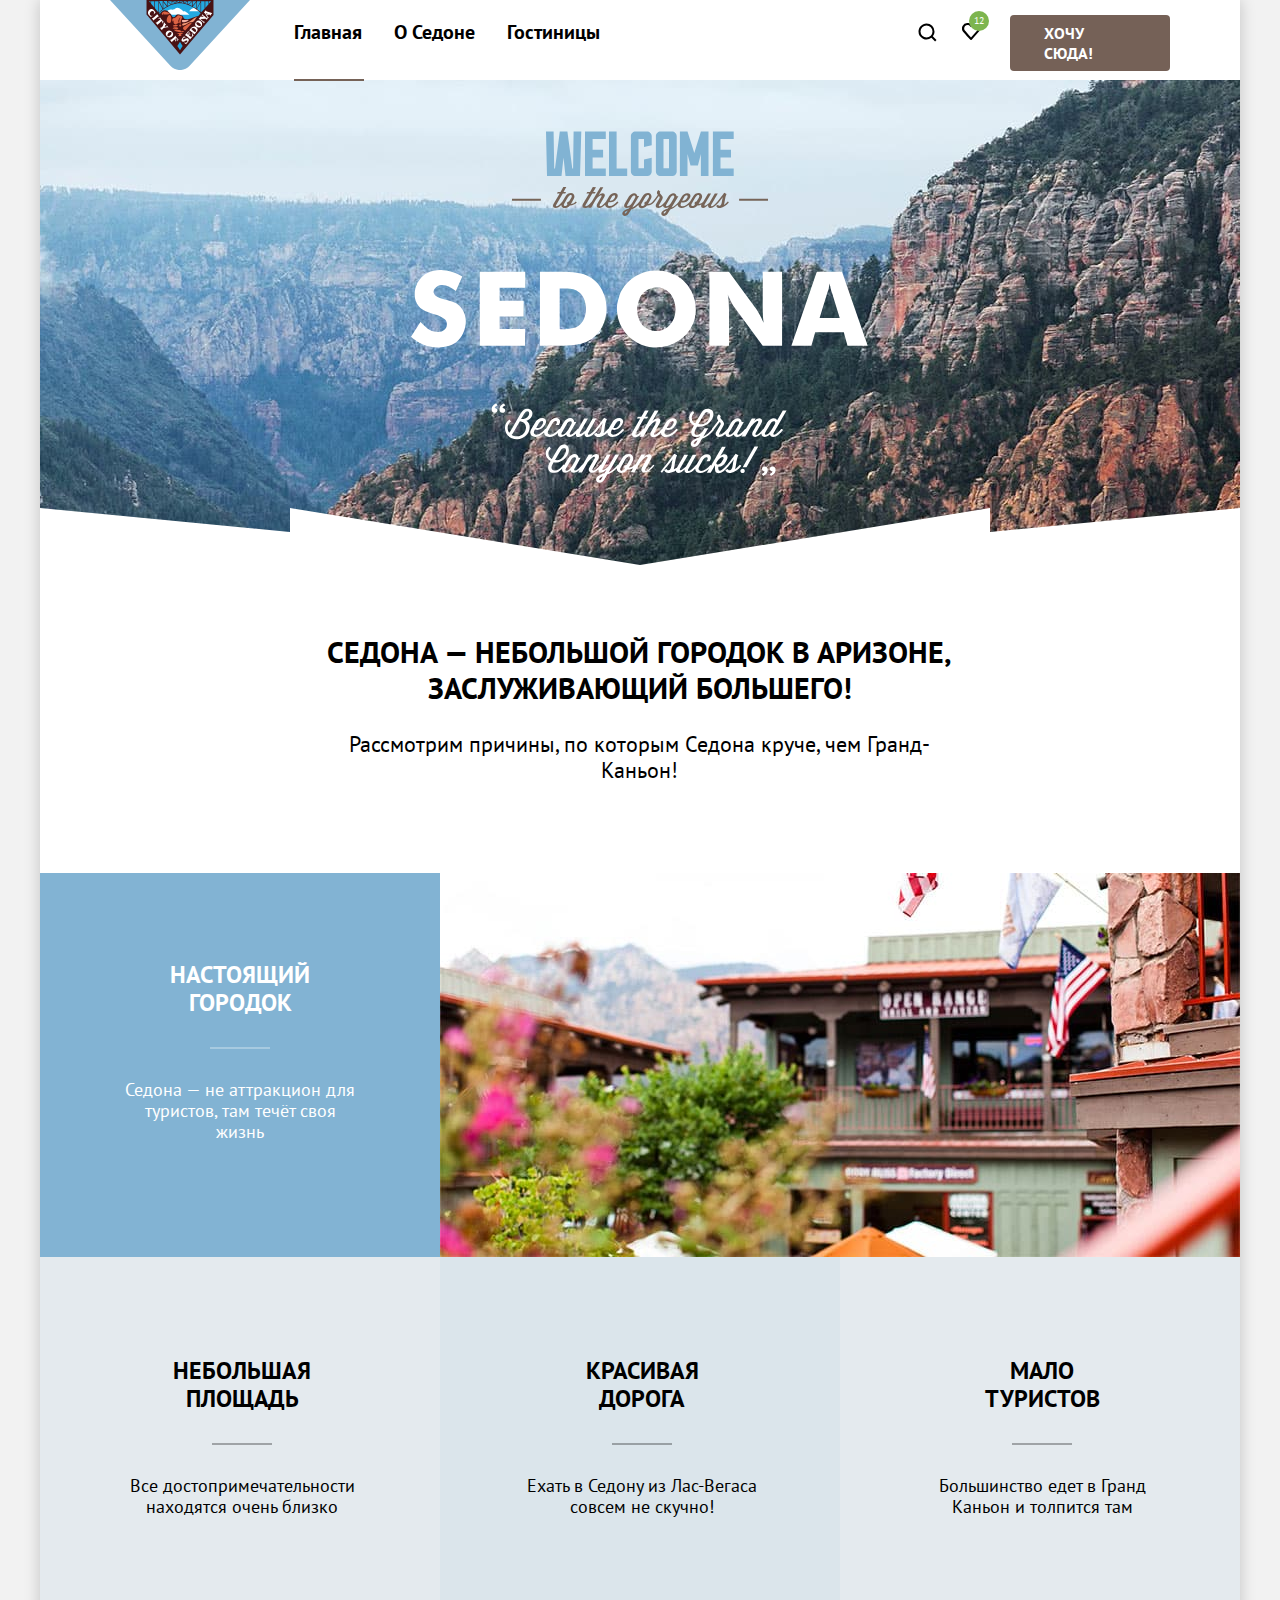
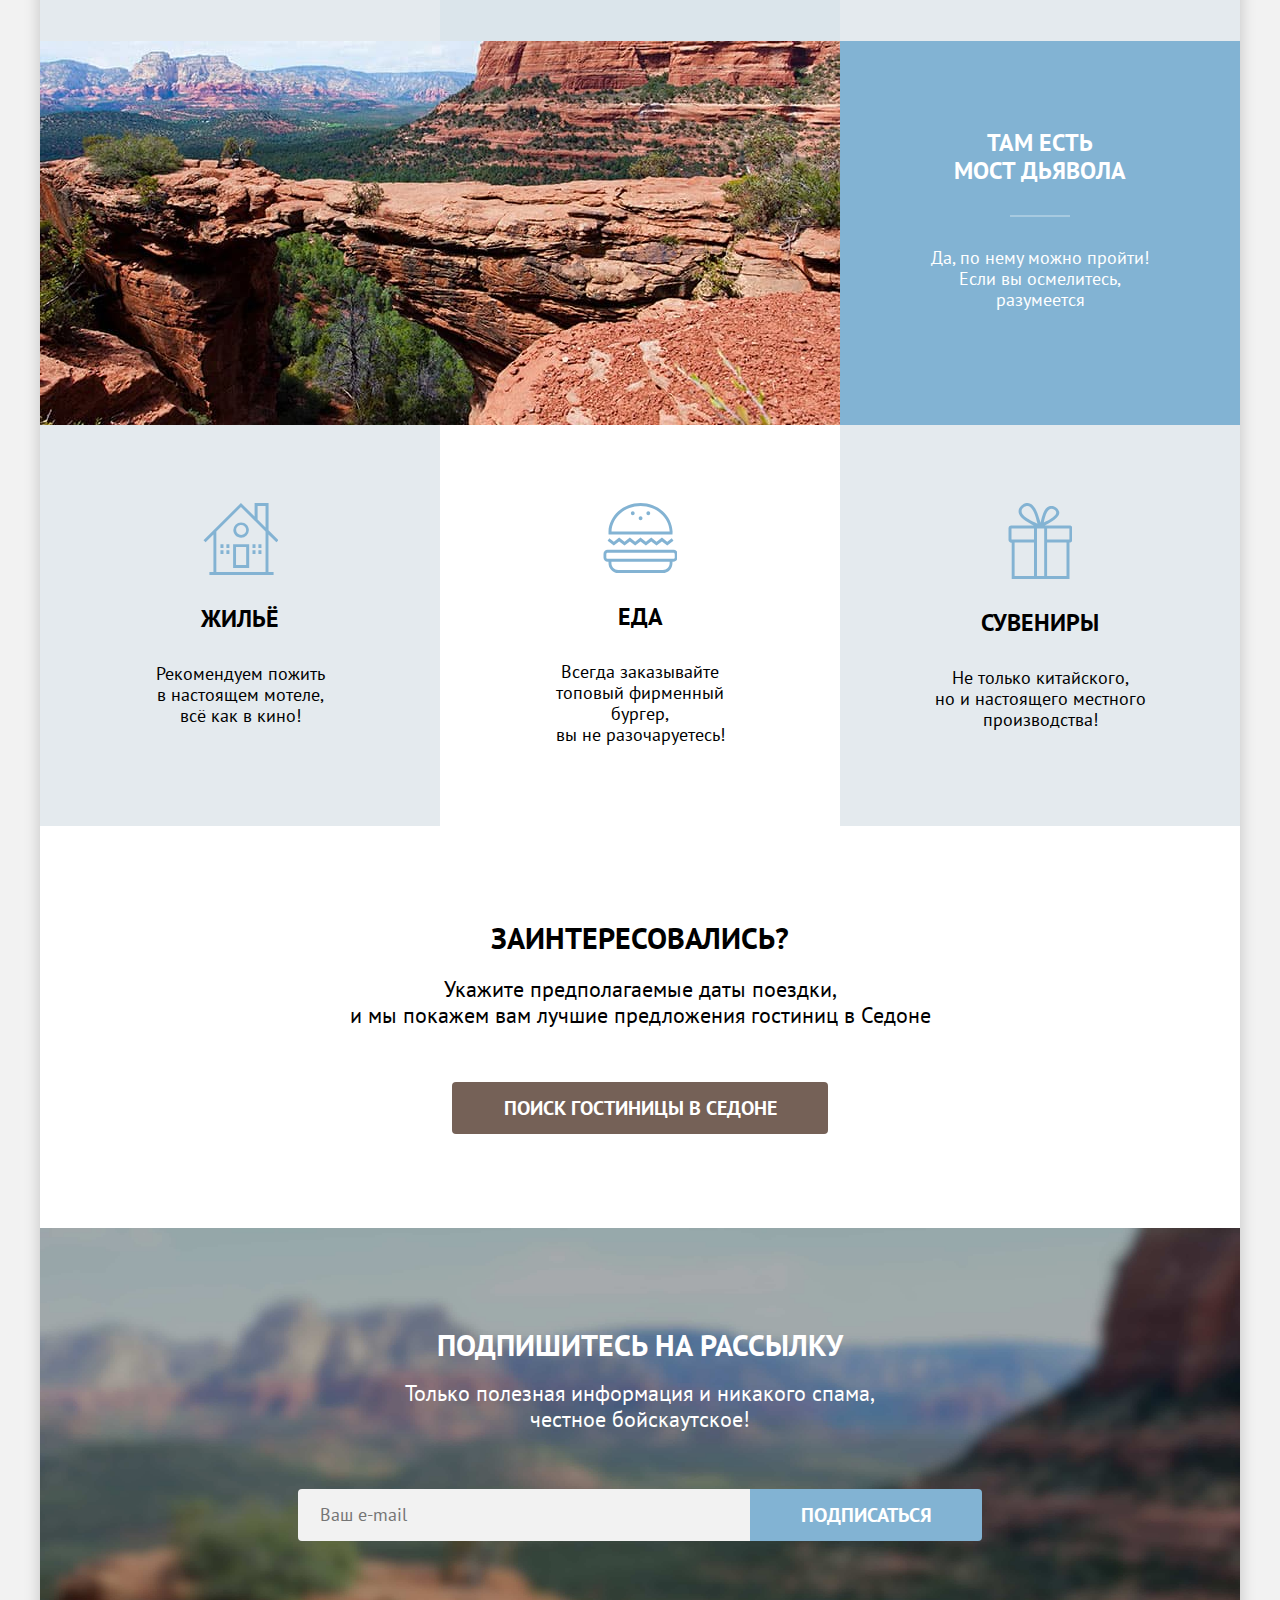
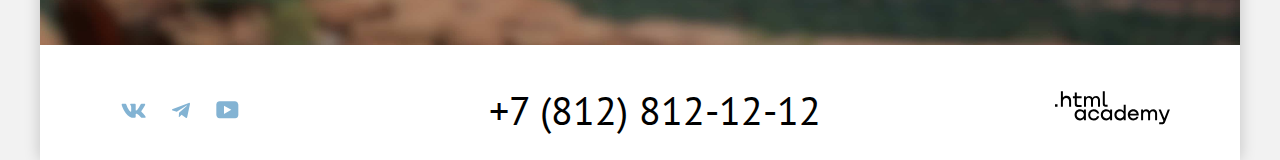
<file: index.html>
<!DOCTYPE html>
<html lang="ru">
  <head>
    <meta charset="utf-8" />
    <title>Главная страница Седоны</title>
    <link rel="stylesheet" href="styles/styles.css" />
    <link
      rel="icon"
      sizes="16x16 32x32"
      href="favicon.ico"
      type="image/vnd.microsoft.icon"
    />
    <link
      rel="apple-touch-icon"
      sizes="57x57"
      href="favicons/apple-icon-57x57.png"
    />
    <link
      rel="apple-touch-icon"
      sizes="60x60"
      href="favicons/apple-icon-60x60.png"
    />
    <link
      rel="apple-touch-icon"
      sizes="72x72"
      href="favicons/apple-icon-72x72.png"
    />
    <link
      rel="apple-touch-icon"
      sizes="76x76"
      href="favicons/apple-icon-76x76.png"
    />
    <link
      rel="apple-touch-icon"
      sizes="114x114"
      href="favicons/apple-icon-114x114.png"
    />
    <link
      rel="apple-touch-icon"
      sizes="120x120"
      href="favicons/apple-icon-120x120.png"
    />
    <link
      rel="apple-touch-icon"
      sizes="144x144"
      href="favicons/apple-icon-144x144.png"
    />
    <link
      rel="apple-touch-icon"
      sizes="152x152"
      href="favicons/apple-icon-152x152.png"
    />
    <link
      rel="apple-touch-icon"
      sizes="180x180"
      href="favicons/apple-icon-180x180.png"
    />
    <link
      rel="icon"
      type="image/png"
      sizes="192x192"
      href="favicons/android-icon-192x192.png"
    />
    <link
      rel="icon"
      type="image/png"
      sizes="32x32"
      href="favicons/favicon-32x32.png"
    />
    <link
      rel="icon"
      type="image/png"
      sizes="96x96"
      href="favicons/favicon-96x96.png"
    />
    <link
      rel="icon"
      type="image/png"
      sizes="16x16"
      href="favicons/favicon-16x16.png"
    />
    <link rel="manifest" href="favicons/manifest.json" />
    <meta name="msapplication-TileColor" content="#ffffff" />
    <meta name="msapplication-TileImage" content="/ms-icon-144x144.png" />
    <meta name="theme-color" content="#ffffff" />
  </head>

  <body>
    <header class="page-header">
      <nav class="navigation">
        <a class="page-header-logo" href="#">
          <img
            class="logo"
            src="images/logo/logo-sedona.svg"
            width="140"
            height="70"
            alt="Логотип Седона."
        /></a>
        <ul class="navigation-list">
          <li class="navigation-item">
            <a class="navigation-link navigation-link-current" href="index.html"
              >Главная</a
            >
          </li>
          <li class="navigation-item">
            <a class="navigation-link" href="#">О Седоне</a>
          </li>
          <li class="navigation-item">
            <a class="navigation-link" href="catalog.html">Гостиницы</a>
          </li>
        </ul>
        <ul class="navigation-user">
          <li class="navigation-user-item">
            <a class="navigation-user-link" href="#"
              ><svg
                class="navigation-icon"
                aria-hidden="true"
                focusable="false"
                width="19"
                height="19"
                viewBox="0 0 19 19"
                fill="none"
                xmlns="http://www.w3.org/2000/svg"
              >
                <path
                  d="m18.5 17-3.7-3.67c1-1.3 1.7-2.98 1.7-4.87A8 8 0 0 0 8.5.5C4.1.5.5 4.18.5 8.56a8 8 0 0 0 12.9 6.26l3.7 3.68 1.4-1.5Zm-10-2.48a6 6 0 0 1-6-5.96 6 6 0 0 1 12 0 6 6 0 0 1-6 5.96Z"
                  fill="#000"
                />
              </svg>
              <span class="visually-hidden">Поиск.</span></a
            >
          </li>
          <li class="navigation-user-item">
            <a class="navigation-user-link" href="#"
              ><svg
                class="navigation-icon"
                aria-hidden="true"
                focusable="false"
                width="18"
                height="17"
                fill="none"
                xmlns="http://www.w3.org/2000/svg"
              >
                <path
                  d="M8.9 17a.9.9 0 0 1-.8-.4c-5.4-6.1-6.7-7.5-7-7.9A5.4 5.4 0 0 1 5.5 0C6.8 0 8 .5 9 1.3a5.46 5.46 0 0 1 9 4.1c0 1.3-.5 2.5-1.3 3.4l-7 7.9c-.2.2-.4.3-.8.3Zm-6-9.5c.3.4 3.5 4 6.1 6.9l6.2-7c.5-.5.7-1.2.7-2 0-1.8-1.5-3.3-3.3-3.3-1 0-2 .5-2.7 1.3-.3.3-.6.4-.9.4-.3 0-.6-.2-.8-.4-.7-.8-1.7-1.3-2.7-1.3-1.8 0-3.3 1.5-3.3 3.3-.1.9.3 1.6.7 2.1-.1 0-.1 0 0 0Z"
                  fill="#000"
                />
              </svg>
              <span class="number">12</span>
              <span class="visually-hidden">Избранное.</span></a
            >
          </li>
          <li class="navigation-user-item">
            <a class="navigation-user-button button-brown" href="#"
              >Хочу сюда!</a
            >
          </li>
        </ul>
      </nav>
    </header>

    <main class="main-index main-container">
      <div class="page-container">
        <section class="main-index-background-image">
          <h1 class="visually-hidden">Добро пожаловать в Седону.</h1>
          <img
            src="images/index/welcome.svg"
            width="458"
            height="352"
            alt="Добро пожаловать в Седону."
          />
        </section>
        <section class="main-title-text">
          <h2 class="main-title">
            Седона — небольшой городок в Аризоне,<br />
            заслуживающий большего!
          </h2>
          <p class="title-description">
            Рассмотрим причины, по которым Седона круче, чем Гранд-Каньон!
          </p>
        </section>
        <section class="advantages">
          <h2 class="visually-hidden">Преимущества.</h2>
          <ul class="advantages-list">
            <li class="advantages-item">
              <h3 class="advantages-title">
                Настоящий<br />
                городок
              </h3>
              <p class="advantages-description">
                Седона — не аттракцион для<br />
                туристов, там течёт своя жизнь
              </p>
            </li>
            <li class="advantages-image-wrapper">
              <img
                class="logo-item"
                src="images/advantages/advantage-1.jpg"
                width="800"
                height="384"
                alt="Фото дома на фоне горы."
              />
            </li>
            <li class="advantages-item advantages-item-lighter-blue">
              <h3 class="advantages-title">
                Небольшая<br />
                площадь
              </h3>
              <p class="advantages-description">
                Все достопримечательности<br />
                находятся очень близко
              </p>
            </li>
            <li class="advantages-item advantages-item-light-blue">
              <h3 class="advantages-title">
                Красивая<br />
                дорога
              </h3>
              <p class="advantages-description">
                Ехать в Седону из Лас-Вегаса<br />
                совсем не скучно!
              </p>
            </li>
            <li class="advantages-item advantages-item-lighter-blue">
              <h3 class="advantages-title">
                Мало<br />
                туристов
              </h3>
              <p class="advantages-description">
                Большинство едет в Гранд<br />
                Каньон и толпится там
              </p>
            </li>
            <li class="advantages-image-wrapper">
              <img
                class="logo-item"
                src="images/advantages/advantage-2.jpg"
                width="800"
                height="384"
                alt="Мост дьявола."
              />
            </li>
            <li class="advantages-item">
              <h3 class="advantages-title">
                Там есть<br />
                мост дьявола
              </h3>
              <p class="advantages-description">
                Да, по нему можно пройти!<br />
                Если вы осмелитесь,<br />
                разумеется
              </p>
            </li>
          </ul>
          <ul class="service-list">
            <li class="service-item service-item-house">
              <h3 class="service-title">Жильё</h3>
              <p class="service-description">
                Рекомендуем пожить<br />
                в настоящем мотеле,<br />
                всё как в кино!
              </p>
            </li>
            <li class="service-item service-item-food">
              <h3 class="service-title">Еда</h3>
              <p class="service-description">
                Всегда заказывайте<br />
                топовый фирменный бургер,<br />
                вы не разочаруетесь!
              </p>
            </li>
            <li class="service-item service-item-souvenir">
              <h3 class="service-title">Сувениры</h3>
              <p class="service-description">
                Не только китайского,<br />
                но и настоящего местного<br />
                производства!
              </p>
            </li>
          </ul>
        </section>
        <section class="search">
          <h2 class="search-title">Заинтересовались?</h2>
          <p class="search-description">
            Укажите предполагаемые даты поездки,<br />
            и мы покажем вам лучшие предложения гостиниц в Седоне
          </p>
          <a class="searching-link button-brown" href="#"
            >Поиск гостиницы в Седоне</a
          >
        </section>
        <section class="subscription">
          <h2 class="subscription-title">Подпишитесь на рассылку</h2>
          <p class="subsription-description">
            Только полезная информация и никакого спама,<br />
            честное бойскаутское!
          </p>
          <form
            class="newsletter-form"
            action="https://echo.htmlacademy.ru/"
            method="post"
          >
            <label for="newsletter-email"></label>
            <input
              class="field"
              placeholder="Ваш e-mail"
              type="email"
              name="newsletter-email"
              id="newsletter-email"
              required
            />
            <button class="button newsletter-button" type="submit">
              Подписаться
            </button>
          </form>
        </section>
      </div>
    </main>

    <footer class="page-footer">
      <div class="page-footer-container">
        <section class="footer-social">
          <h2 class="visually-hidden">Социальные сети.</h2>
          <ul class="footer-social-list">
            <li class="footer-social-item">
              <a class="button-social" href="https://vk.com/htmlacademy"
                ><svg
                  class="social-icon"
                  width="25"
                  height="15"
                  viewBox="0 0 25 15"
                  fill="none"
                  xmlns="http://www.w3.org/2000/svg"
                >
                  <path
                    fill-rule="evenodd"
                    clip-rule="evenodd"
                    d="M24.12 1.8c.16-.54 0-.94-.8-.94H20.7c-.67 0-.98.34-1.15.73 0 0-1.33 3.2-3.22 5.27-.61.6-.9.8-1.23.8-.16 0-.41-.2-.41-.75v-5.1c0-.66-.19-.95-.74-.95H9.82c-.42 0-.67.3-.67.59 0 .62.95.76 1.04 2.51v3.8c0 .83-.15.98-.48.98-.9 0-3.06-3.2-4.34-6.88-.25-.72-.5-1-1.18-1H1.57c-.75 0-.9.34-.9.73 0 .68.89 4.07 4.14 8.55 2.17 3.06 5.23 4.72 8 4.72 1.68 0 1.88-.37 1.88-1v-2.32c0-.74.16-.88.7-.88.38 0 1.05.19 2.6 1.66 1.79 1.75 2.08 2.54 3.08 2.54h2.63c.75 0 1.12-.37.9-1.1-.23-.72-1.08-1.77-2.2-3.02-.62-.71-1.54-1.48-1.82-1.86-.39-.5-.28-.71 0-1.15 0 0 3.2-4.42 3.54-5.93Z"
                  />
                </svg>
                <span class="visually-hidden">Vk.</span>
              </a>
            </li>
            <li class="footer-social-item">
              <a class="button-social" href="https://t.me/htmlacademy"
                ><svg
                  class="social-icon"
                  width="18"
                  height="16"
                  viewBox="0 0 18 16"
                  fill="none"
                  xmlns="http://www.w3.org/2000/svg"
                >
                  <path
                    d="M16.79.96.84 7.1c-1.09.44-1.08 1.05-.2 1.32l4.1 1.28 9.47-5.98c.44-.27.85-.13.52.17l-7.68 6.93-.28 4.22c.41 0 .6-.2.83-.41l1.99-1.94 4.13 3.06c.77.42 1.31.2 1.5-.71l2.72-12.8c.28-1.1-.43-1.61-1.16-1.28Z"
                  />
                </svg>

                <span class="visually-hidden">Telegram.</span>
              </a>
            </li>
            <li class="footer-social-item">
              <a
                class="button-social"
                href="https://www.youtube.com/user/htmlacademyru"
                ><svg
                  class="social-icon"
                  width="23"
                  height="18"
                  viewBox="0 0 23 18"
                  fill="none"
                  xmlns="http://www.w3.org/2000/svg"
                >
                  <path
                    d="M18.94.36H3.51C1.65.36.33 1.95.33 3.76v10.09c0 1.91 1.32 3.5 3.18 3.5h15.65c1.64 0 3.17-1.59 3.17-3.4V3.76c-.22-1.8-1.53-3.4-3.39-3.4ZM7.99 12.89V4.82l7.34 4.04-7.34 4.03Z"
                  />
                </svg>

                <span class="visually-hidden">Youtube.</span>
              </a>
            </li>
          </ul>
        </section>
        <section class="footer-phone-number">
          <h2 class="visually-hidden">Номер телефона.</h2>
          <a class="phone-number" href="tel:+78128121212"
            >+7 (812) 812-12-12
          </a>
        </section>
        <section class="footer-logo">
          <h2 class="visually-hidden">Разработчик: HTML-академия.</h2>
          <a class="footer-logo-item" href="https://htmlacademy.ru/"
            ><svg
              class="footer-logo-icon"
              width="115"
              height="34"
              viewbox="0 0 115 34"
              fill="none"
              xmlns="http://www.w3.org/2000/svg"
            >
              <path
                d="M0 13.26v2.6h2.5v-2.6H0ZM11.6 4.86c-1.6 0-2.8.7-3.6 1.7h-.1V.36h-2v15.5h2v-5.3c0-2.1 1.3-3.6 3.3-3.6 1.8 0 2.9 1.4 2.9 3.2v5.7h2v-6.1c.1-3-1.8-4.9-4.5-4.9ZM26.6 5.16h-4.8v-3.7h-2v3.8h-1.9v2h1.9v6c0 1.7 1 2.7 2.7 2.7h4.1v-2h-3.7c-.7 0-1.1-.4-1.1-1.1v-5.7h4.8v-2ZM41.1 4.96c-1.6 0-2.9.8-3.5 2.1h-.1c-.6-1.2-1.8-2.1-3.4-2.1-1.4 0-2.5.8-3.1 1.8h-.1v-1.6H29v10.6h2v-5.4c0-2 1-3.5 2.6-3.5 1.5 0 2.4 1 2.4 2.6v6.3h2v-5.6c0-2.4 1.4-3.3 2.6-3.3 1.5 0 2.4 1 2.4 2.6v6.3h2v-6.5c.1-2.5-1.4-4.3-3.9-4.3ZM47.8 13.06c0 1.7 1 2.7 2.8 2.7h2v-2h-1.7c-.7 0-1.1-.4-1.1-1.1V.36h-2v12.7ZM28.9 20.06c-.9-1.1-2.2-1.8-3.9-1.8-3.1 0-5.4 2.3-5.4 5.6s2.3 5.6 5.4 5.6c1.8 0 3-.8 3.8-1.9h.1v1.6h2v-10.6h-2v1.5Zm-3.6 7.4c-2.2 0-3.6-1.6-3.6-3.6s1.4-3.6 3.6-3.6 3.6 1.6 3.6 3.6c0 1.9-1.4 3.6-3.6 3.6ZM44.2 22.36c-.5-2.4-2.6-4.1-5.4-4.1a5.4 5.4 0 0 0-5.6 5.6c0 3.1 2.2 5.6 5.6 5.6 2.8 0 4.9-1.8 5.4-4.2h-2.1a3.4 3.4 0 0 1-3.3 2.3c-2.2 0-3.6-1.6-3.6-3.6s1.4-3.6 3.6-3.6c1.6 0 2.8 1 3.3 2.2h2.1v-.2ZM55.1 20.06c-.9-1.1-2.2-1.8-3.9-1.8-3.1 0-5.4 2.3-5.4 5.6s2.3 5.6 5.4 5.6c1.8 0 3-.8 3.8-1.9h.1v1.6h2v-10.6h-2v1.5Zm-3.6 7.4c-2.2 0-3.6-1.6-3.6-3.6s1.4-3.6 3.6-3.6 3.6 1.6 3.6 3.6c0 1.9-1.5 3.6-3.6 3.6ZM68.7 20.16c-.9-1.1-2.2-1.9-3.9-1.9-3.1 0-5.4 2.3-5.4 5.6s2.2 5.6 5.4 5.6c1.7 0 3-.8 3.8-1.8h.1v1.5h2v-15.4h-2v6.4Zm-3.6 7.3c-2.2 0-3.6-1.6-3.6-3.6s1.4-3.6 3.6-3.6 3.6 1.6 3.6 3.6c-.1 2-1.5 3.6-3.6 3.6ZM78.3 18.26c-3.3 0-5.5 2.5-5.5 5.6 0 3 2.1 5.6 5.5 5.6 2.5 0 4.5-1.3 5.2-3.6h-2.1c-.5 1-1.6 1.6-3 1.6-1.9 0-3.3-1.3-3.4-2.9h8.8c.2-3.6-2-6.3-5.5-6.3Zm0 1.9c1.7 0 3 1 3.3 2.6h-6.5c.3-1.5 1.5-2.6 3.2-2.6ZM98.2 18.26c-1.6 0-2.9.8-3.6 2h-.1c-.6-1.2-1.8-2-3.4-2-1.4 0-2.5.7-3.1 1.8v-1.5h-1.9v10.6h2v-5.4c0-2 1-3.4 2.6-3.5 1.5 0 2.4 1 2.4 2.6v6.3h2v-5.6c0-2.4 1.4-3.3 2.6-3.3 1.5 0 2.4 1 2.4 2.6v6.3h2v-6.5c.1-2.6-1.4-4.4-3.9-4.4ZM109.4 27.36l-3.6-8.9h-2.2l4.8 11.6c-.3.9-.7 1.2-1.7 1.2h-2.5v2h2.5c1.8 0 2.8-.8 3.5-2.6l4.7-12.2h-2.1l-3.4 8.9Z"
              />
            </svg>
            <span class="visually-hidden">Лого HTML-Академии.</span>
          </a>
        </section>
      </div>
    </footer>

    <div class="modal-container modal-container-close">
      <div class="modal modal-auth">
        <button class="modal-close-button" type="button">
          <span class="visually-hidden">Закрыть.</span>
        </button>
        <section class="modal-content">
          <h2 class="modal-title">Поиск гостиницы в Седоне</h2>
          <form
            class="appointment-form"
            action="https://echo.htmlacademy.ru/"
            method="post"
          >
            <div class="appointment-form-check">
              <label class="form-label" for="appointment-date-check-in">
                Дата Заезда:</label
              >
              <input
                class="date-field"
                type="text"
                id="appointment-date-check-in"
                name="appointment-date-check-in"
                value="27 апреля 2020"
                placeholder="Укажите дату"
                required
              />
              <button class="calendar" type="button">
                <svg
                  class="calendar-icon"
                  width="17"
                  height="15"
                  viewBox="0 0 17 15"
                  xmlns="http://www.w3.org/2000/svg"
                >
                  <path
                    d="M6.14 10c.3 0 .5-.2.5-.5s-.2-.5-.5-.5-.5.2-.5.5.2.5.5.5Z"
                  />
                  <path
                    d="M15.4 2h-2V0h-1v2h-8V0h-1v2h-2c-.6 0-1 .4-1 1v11c0 .5.4 1 1 1h14c.5 0 1-.5 1-1V3c0-.6-.5-1-1-1Zm0 12h-14V7h14v7Zm-14-8V3h2v2h1V3h8v2h1V3h2v3h-14Z"
                  />
                  <path
                    d="M8.4 10c.3 0 .5-.2.5-.5S8.7 9 8.4 9s-.5.2-.5.5.2.5.5.5ZM10.64 10c.3 0 .5-.2.5-.5s-.2-.5-.5-.5-.5.2-.5.5.2.5.5.5ZM6.14 11c-.3 0-.5.2-.5.5s.2.5.5.5.5-.2.5-.5-.2-.5-.5-.5ZM3.9 10c.3 0 .5-.2.5-.5S4.2 9 3.9 9s-.5.2-.5.5.2.5.5.5ZM3.9 11c-.3 0-.5.2-.5.5s.2.5.5.5.5-.2.5-.5-.2-.5-.5-.5ZM8.4 11c-.3 0-.5.2-.5.5s.2.5.5.5.5-.2.5-.5-.2-.5-.5-.5ZM10.64 11c-.3 0-.5.2-.5.5s.2.5.5.5.5-.2.5-.5-.2-.5-.5-.5ZM12.9 10c.3 0 .5-.2.5-.5s-.2-.5-.5-.5-.5.2-.5.5.2.5.5.5ZM12.9 11c-.3 0-.5.2-.5.5s.2.5.5.5.5-.2.5-.5-.2-.5-.5-.5Z"
                  />
                </svg>
                <span class="visually-hidden">Календарь.</span>
              </button>
              <p class="field-description error">
                Мы не можем отправить вас в прошлое
              </p>
            </div>
            <div class="appointment-form-check">
              <label class="form-label" for="appointment-date-check-out"
                >Дата Выезда:</label
              >
              <input
                class="date-field"
                type="text"
                id="appointment-date-check-out"
                name="appointment-date-check-out"
                value="1 сентября 2023"
                placeholder="Укажите дату"
                required
              />
              <button class="calendar" type="button">
                <svg
                  class="calendar-icon"
                  width="17"
                  height="15"
                  viewBox="0 0 17 15"
                  xmlns="http://www.w3.org/2000/svg"
                >
                  <path
                    d="M6.14 10c.3 0 .5-.2.5-.5s-.2-.5-.5-.5-.5.2-.5.5.2.5.5.5Z"
                  />
                  <path
                    d="M15.4 2h-2V0h-1v2h-8V0h-1v2h-2c-.6 0-1 .4-1 1v11c0 .5.4 1 1 1h14c.5 0 1-.5 1-1V3c0-.6-.5-1-1-1Zm0 12h-14V7h14v7Zm-14-8V3h2v2h1V3h8v2h1V3h2v3h-14Z"
                  />
                  <path
                    d="M8.4 10c.3 0 .5-.2.5-.5S8.7 9 8.4 9s-.5.2-.5.5.2.5.5.5ZM10.64 10c.3 0 .5-.2.5-.5s-.2-.5-.5-.5-.5.2-.5.5.2.5.5.5ZM6.14 11c-.3 0-.5.2-.5.5s.2.5.5.5.5-.2.5-.5-.2-.5-.5-.5ZM3.9 10c.3 0 .5-.2.5-.5S4.2 9 3.9 9s-.5.2-.5.5.2.5.5.5ZM3.9 11c-.3 0-.5.2-.5.5s.2.5.5.5.5-.2.5-.5-.2-.5-.5-.5ZM8.4 11c-.3 0-.5.2-.5.5s.2.5.5.5.5-.2.5-.5-.2-.5-.5-.5ZM10.64 11c-.3 0-.5.2-.5.5s.2.5.5.5.5-.2.5-.5-.2-.5-.5-.5ZM12.9 10c.3 0 .5-.2.5-.5s-.2-.5-.5-.5-.5.2-.5.5.2.5.5.5ZM12.9 11c-.3 0-.5.2-.5.5s.2.5.5.5.5-.2.5-.5-.2-.5-.5-.5Z"
                  />
                </svg>
                <span class="visually-hidden">Календарь.</span>
              </button>
              <p class="field-description">
                На эти даты есть свободные номера. Пока есть.
              </p>
            </div>
            <div class="persons">
              <div class="number-of-visitors">
                <span class="form-labels form-label-icon">
                  <label class="number-of-guest" for="number-of-adult"
                    >Взрослые:</label
                  >
                </span>
                <div class="guest-count">
                  <button class="minus" type="button">
                    <span class="visually-hidden">Минус.</span>
                  </button>
                  <input
                    class="number-of-persons"
                    type="number"
                    id="number-of-adult"
                    min="1"
                    name="number-of-persons"
                    value="2"
                    required
                  />
                  <button class="plus" type="button">
                    <span class="visually-hidden">Плюс.</span>
                  </button>
                </div>
              </div>
              <div class="number-of-visitors">
                <span class="form-labels form-label-icon">
                  <label class="number-of-guest" for="number-of-children"
                    >Дети:</label
                  >
                  <span class="tooltip"
                    ><button
                      class="tooltip-toggle"
                      type="button"
                      aria-labelledby="tooltip-label-date"
                    >
                      <svg
                        class="tooltip-image"
                        width="20"
                        height="20"
                        viewBox="0 0 20 20"
                        fill="none"
                        xmlns="http://www.w3.org/2000/svg"
                      >
                        <path
                          fill-rule="evenodd"
                          clip-rule="evenodd"
                          d="M9 4h2v2H9V4Zm2 12H9V7h2v9Z"
                          fill="#fff"
                        />
                      </svg>
                      <span class="visually-hidden">Иконка тултипа.</span>
                    </button>
                    <span
                      class="tooltip-text"
                      role="tooltip"
                      id="tooltip-label-date"
                      >Укажите количество детей, которые будут с вами, возраст
                      которых от 6 до 18 лет. Дети до 6 лет размещаются
                      бесплатно.</span
                    >
                  </span>
                </span>
                <div class="guest-count">
                  <button class="minus" type="button">
                    <span class="visually-hidden">Минус.</span>
                  </button>
                  <input
                    class="number-of-persons"
                    type="number"
                    id="number-of-children"
                    min="1"
                    name="number-of-persons"
                    value="2"
                    required
                  />
                  <button class="plus" type="button">
                    <span class="visually-hidden">Плюс.</span>
                  </button>
                </div>
              </div>
            </div>
            <button class="button button-agree" type="submit">найти</button>
          </form>
        </section>
      </div>
    </div>
  </body>
</html>
</file>
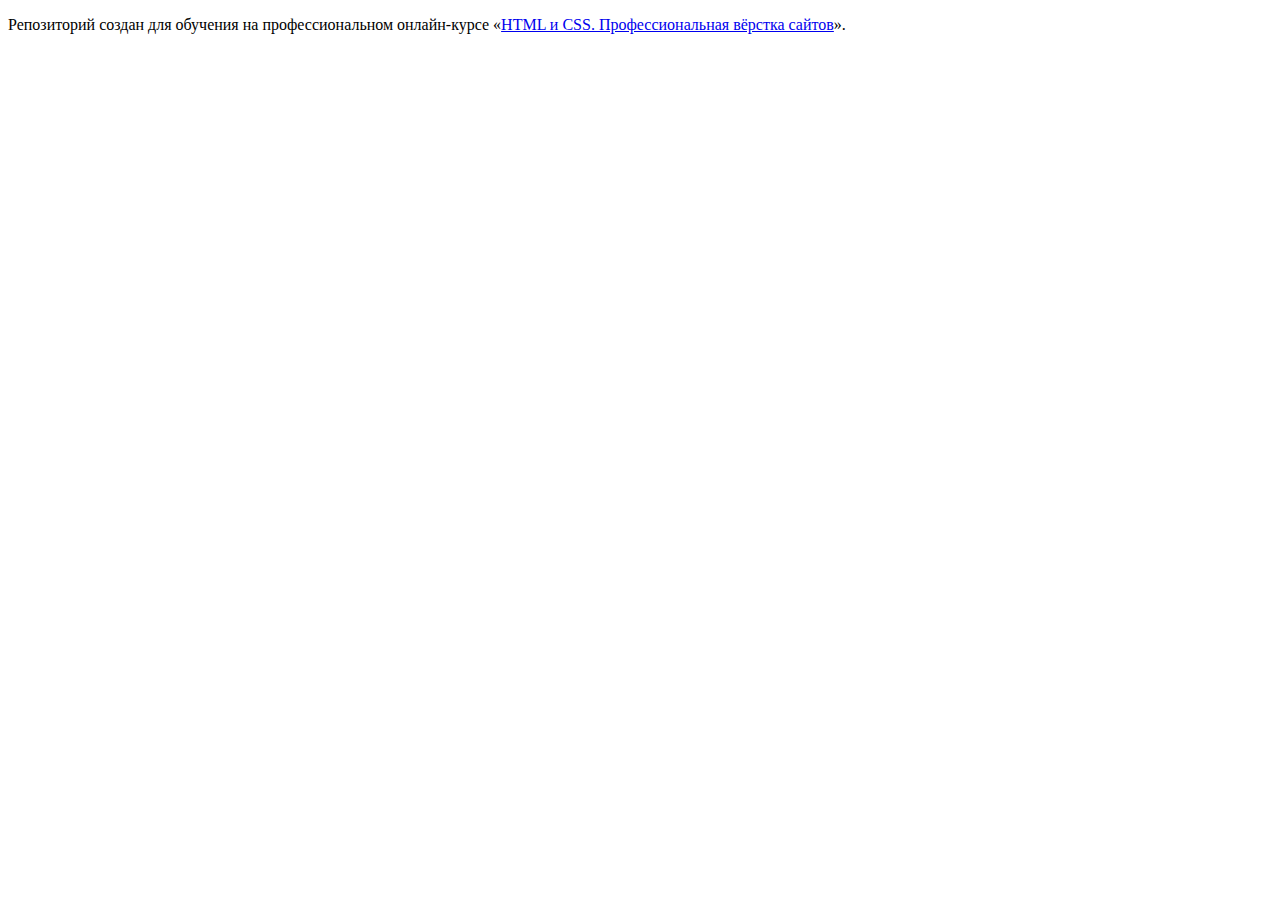
<file: 1/index.html>
<!DOCTYPE html>
<html lang="ru">
  <head>
    <meta charset="utf-8">
    <title>HTML Academy: Седона</title>
    <base href="https://htmlacademy-htmlcss.github.io/2208903-sedona-35/1/">
</head>
  <body>

    <p>Репозиторий создан для обучения на профессиональном онлайн‑курсе «<a href="https://htmlacademy.ru/intensive/htmlcss">HTML и CSS. Профессиональная вёрстка сайтов</a>».</p>

  </body>
</html>
</file>
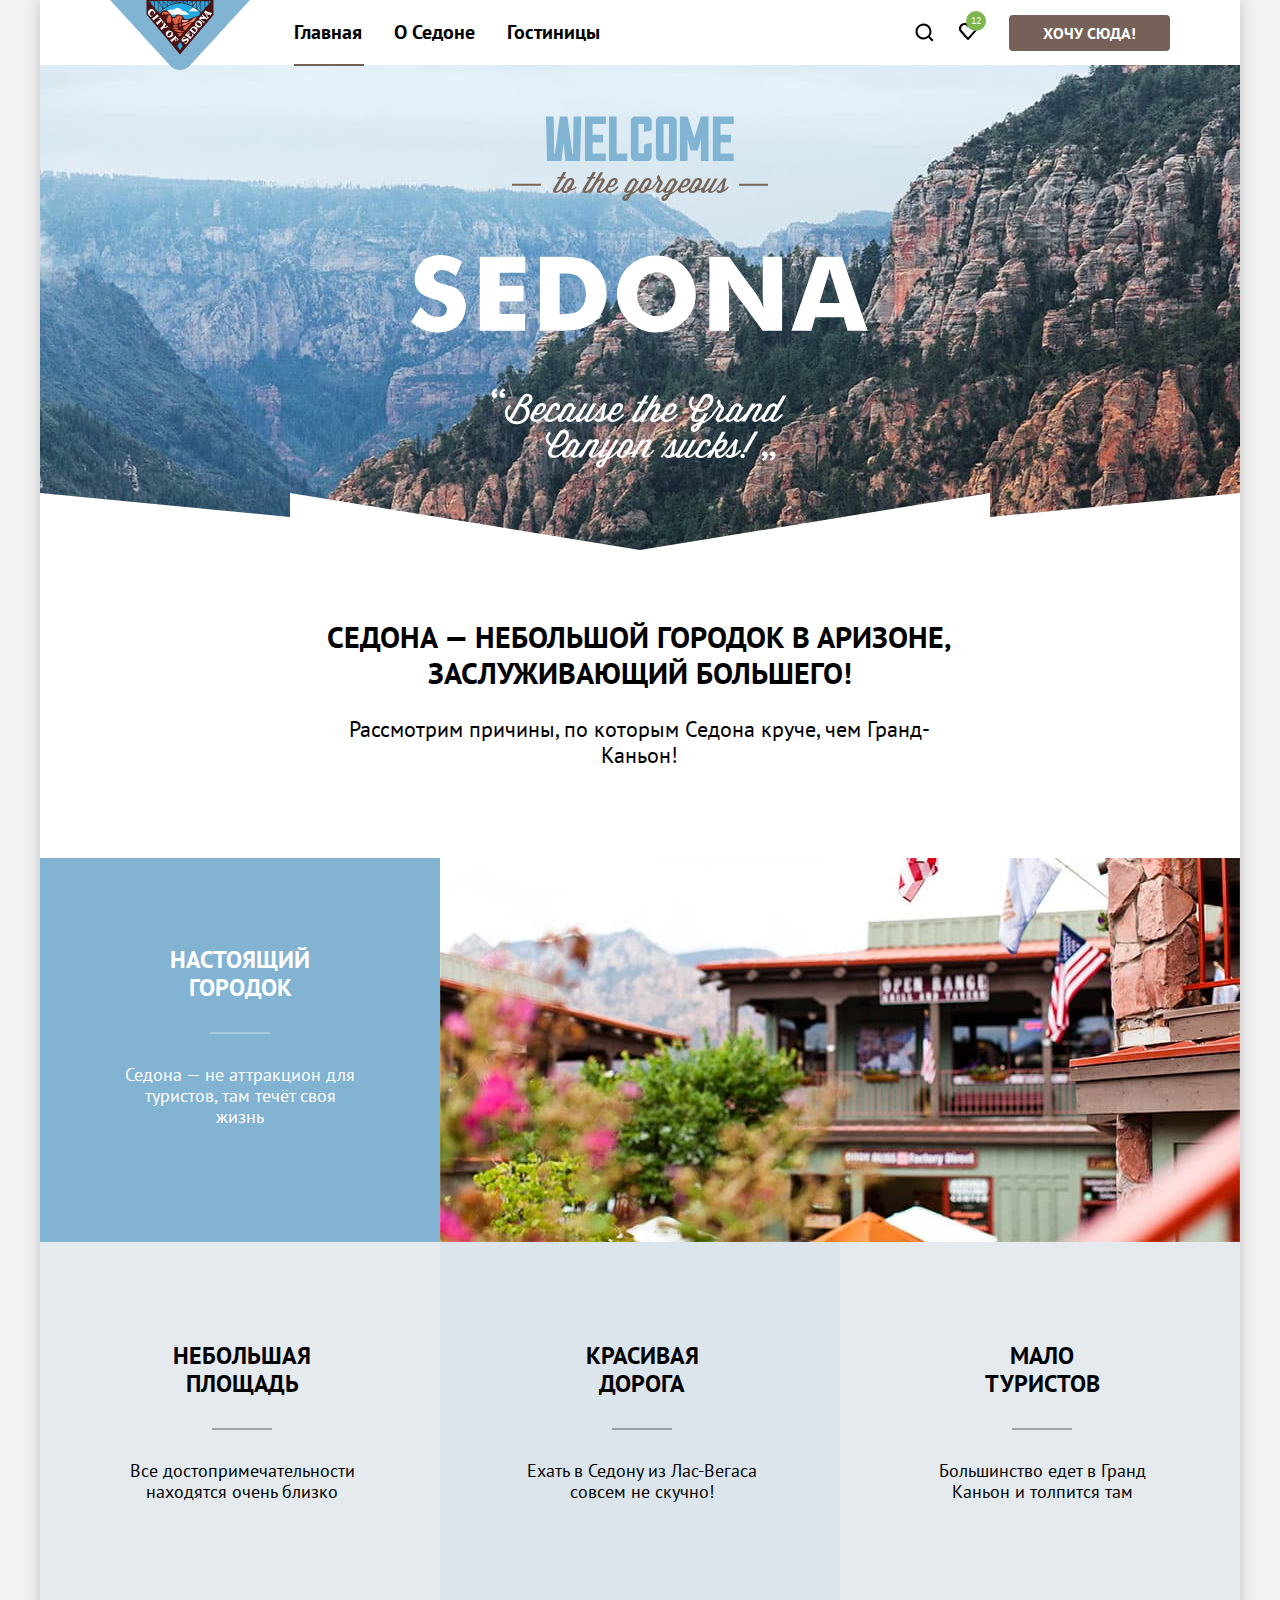
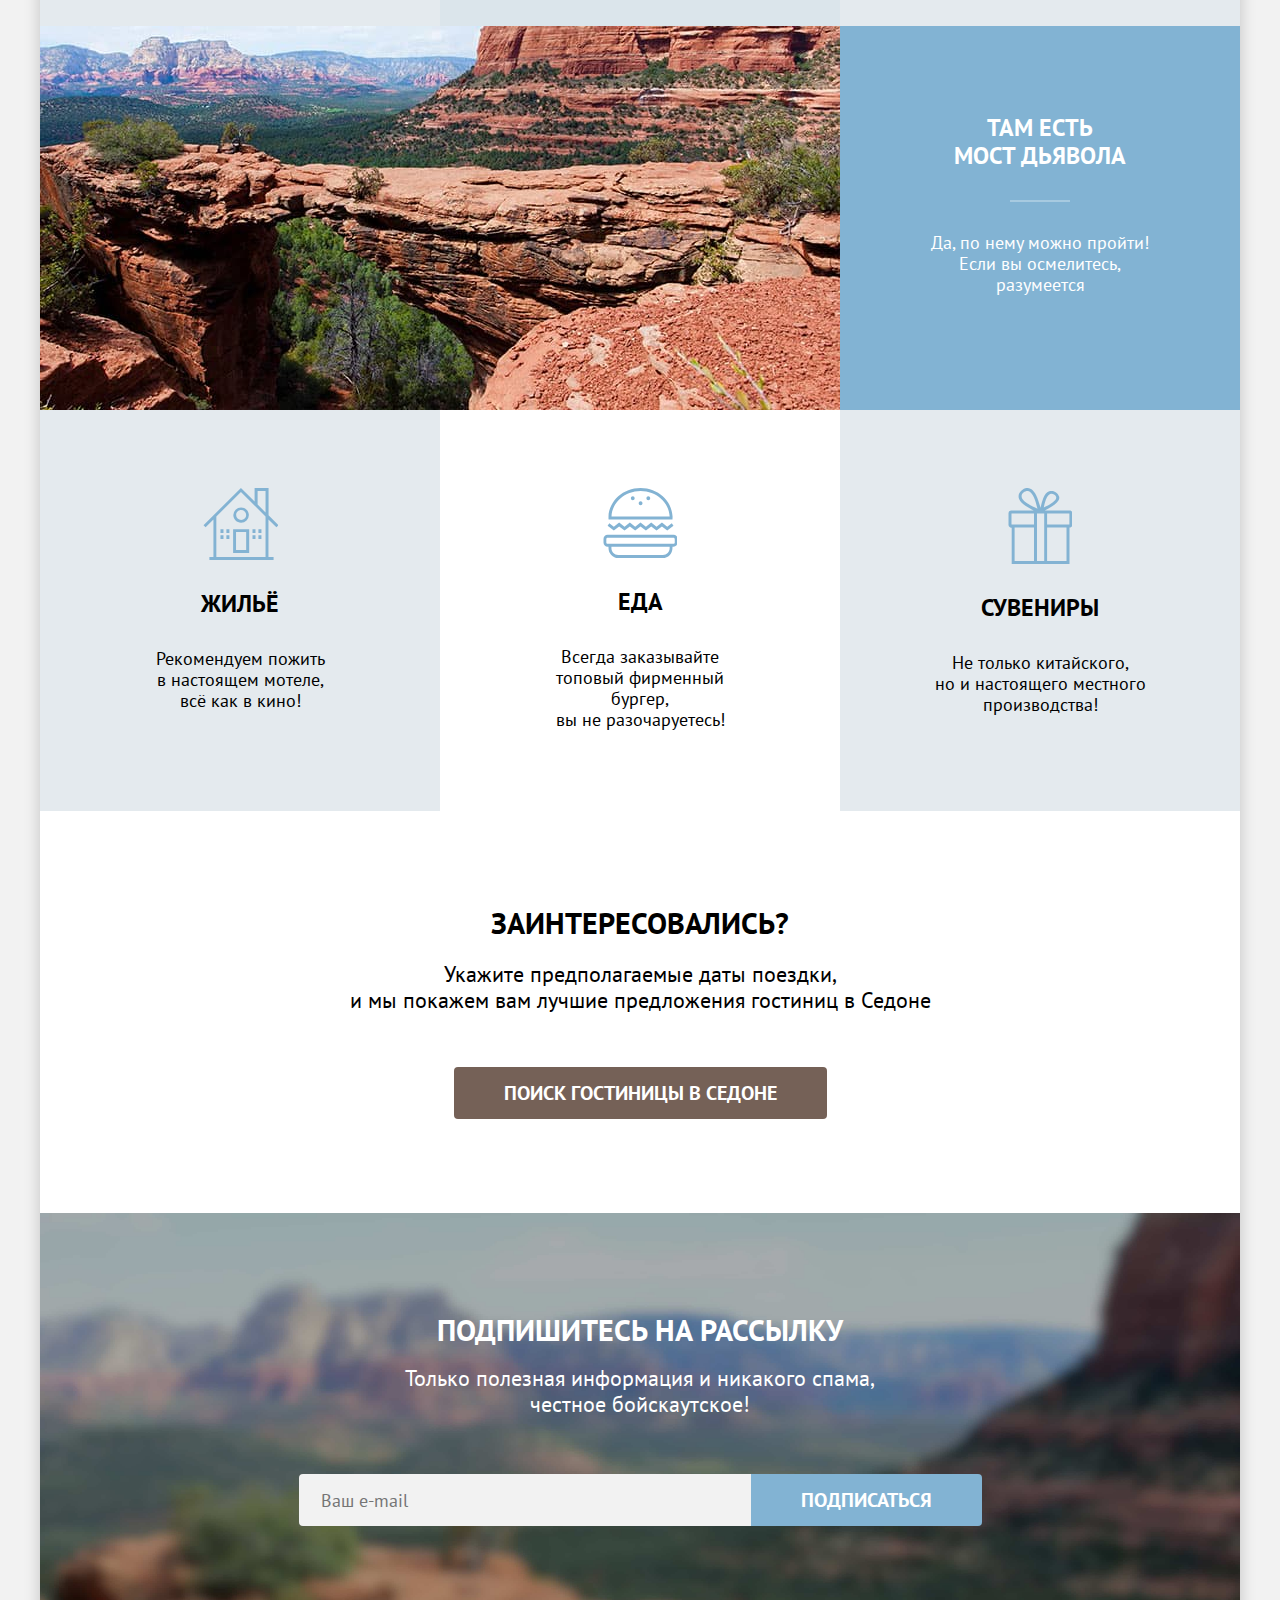
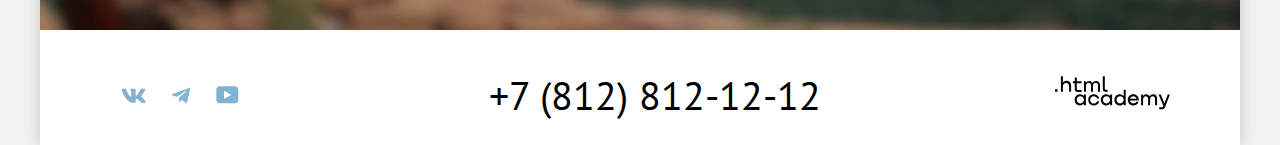
<file: master/index.html>
<!DOCTYPE html>
<html lang="ru">
  <head>
    <meta charset="utf-8" />
    <title>Проект Седона</title>
    <link rel="stylesheet" href="styles/styles.css" />
    <link
      rel="apple-touch-icon"
      sizes="57x57"
      href="favicon.ico/apple-icon-57x57.png"
    />
    <link
      rel="apple-touch-icon"
      sizes="60x60"
      href="favicon.ico/apple-icon-60x60.png"
    />
    <link
      rel="apple-touch-icon"
      sizes="72x72"
      href="favicon.ico/apple-icon-72x72.png"
    />
    <link
      rel="apple-touch-icon"
      sizes="76x76"
      href="favicon.ico/apple-icon-76x76.png"
    />
    <link
      rel="apple-touch-icon"
      sizes="114x114"
      href="/apple-icon-114x114.png"
    />
    <link
      rel="apple-touch-icon"
      sizes="120x120"
      href="favicon.ico/apple-icon-120x120.png"
    />
    <link
      rel="apple-touch-icon"
      sizes="144x144"
      href="favicon.ico/apple-icon-144x144.png"
    />
    <link
      rel="apple-touch-icon"
      sizes="152x152"
      href="favicon.ico/apple-icon-152x152.png"
    />
    <link
      rel="apple-touch-icon"
      sizes="180x180"
      href="favicon.ico/apple-icon-180x180.png"
    />
    <link
      rel="icon"
      type="image/png"
      sizes="192x192"
      href="favicon.ico/android-icon-192x192.png"
    />
    <link
      rel="icon"
      type="image/png"
      sizes="32x32"
      href="favicon.ico/favicon-32x32.png"
    />
    <link
      rel="icon"
      type="image/png"
      sizes="96x96"
      href="favicon.ico/favicon-96x96.png"
    />
    <link
      rel="icon"
      type="image/png"
      sizes="16x16"
      href="favicon.ico/favicon-16x16.png"
    />
    <link rel="manifest" href="favicon.ico/manifest.json" />
    <meta name="msapplication-TileColor" content="#ffffff" />
    <meta name="msapplication-TileImage" content="/ms-icon-144x144.png" />
    <meta name="theme-color" content="#ffffff" />
    <base href="https://htmlacademy-htmlcss.github.io/2208903-sedona-35/master/">
</head>

  <body>
    <header class="page-header">
      <nav class="navigation">
        <a class="page-header-logo" href="#">
          <img
            class="logo"
            src="images/logo/logo-sedona.svg"
            width="140"
            height="70"
            alt="Логотип Седона"
        /></a>
        <ul class="navigation-list">
          <li class="navigation-item">
            <a class="navigation-link navigation-link-current" href="index.html"
              >Главная</a
            >
          </li>
          <li class="navigation-item">
            <a class="navigation-link" href="#">О Седоне</a>
          </li>
          <li class="navigation-item">
            <a class="navigation-link" href="catalog.html">Гостиницы</a>
          </li>
        </ul>
        <ul class="navigation-user">
          <li class="navigation-user-item">
            <a class="navigation-user-link" href="#"
              ><svg
                class="navigation-icon"
                aria-hidden="true"
                focusable="false"
                width="19"
                height="19"
                viewBox="0 0 19 19"
                fill="none"
                xmlns="http://www.w3.org/2000/svg"
              >
                <path
                  d="m18.5 17-3.7-3.67c1-1.3 1.7-2.98 1.7-4.87A8 8 0 0 0 8.5.5C4.1.5.5 4.18.5 8.56a8 8 0 0 0 12.9 6.26l3.7 3.68 1.4-1.5Zm-10-2.48a6 6 0 0 1-6-5.96 6 6 0 0 1 12 0 6 6 0 0 1-6 5.96Z"
                  fill="#000"
                />
              </svg>
              <span class="visually-hidden">Поиск</span></a
            >
          </li>
          <li class="navigation-user-item">
            <a class="navigation-user-link" href="#"
              ><svg
                class="navigation-icon"
                aria-hidden="true"
                focusable="false"
                width="18"
                height="17"
                fill="none"
                xmlns="http://www.w3.org/2000/svg"
              >
                <path
                  d="M8.9 17a.9.9 0 0 1-.8-.4c-5.4-6.1-6.7-7.5-7-7.9A5.4 5.4 0 0 1 5.5 0C6.8 0 8 .5 9 1.3a5.46 5.46 0 0 1 9 4.1c0 1.3-.5 2.5-1.3 3.4l-7 7.9c-.2.2-.4.3-.8.3Zm-6-9.5c.3.4 3.5 4 6.1 6.9l6.2-7c.5-.5.7-1.2.7-2 0-1.8-1.5-3.3-3.3-3.3-1 0-2 .5-2.7 1.3-.3.3-.6.4-.9.4-.3 0-.6-.2-.8-.4-.7-.8-1.7-1.3-2.7-1.3-1.8 0-3.3 1.5-3.3 3.3-.1.9.3 1.6.7 2.1-.1 0-.1 0 0 0Z"
                  fill="#000"
                />
              </svg>
              <span class="number">12</span>
              <span class="visually-hidden">Избранное</span></a
            >
          </li>
          <li class="navigation-user-item">
            <a class="navigation-user-button button-brown" href="#"
              >Хочу сюда!</a
            >
          </li>
        </ul>
      </nav>
    </header>

    <main class="main-index main-container">
      <div class="page-container">
        <section class="main-index-background-image">
          <h1 class="visually-hidden">Добро пожаловать в Седону.</h1>
          <img
            src="images/index/welcome.svg"
            width="458"
            height="352"
            alt="Добро пожаловать в Седону"
          />
        </section>
        <section class="main-title-text">
          <h2 class="main-title">
            Седона — небольшой городок в Аризоне,<br />
            заслуживающий большего!
          </h2>
          <p class="title-description">
            Рассмотрим причины, по которым Седона круче, чем Гранд-Каньон!
          </p>
        </section>
        <section class="advantages">
          <h2 class="visually-hidden">Преимущества</h2>
          <ul class="advantages-list">
            <li class="advantages-item">
              <h3 class="advantages-title">
                Настоящий<br />
                городок
              </h3>
              <p class="advantages-description">
                Седона — не аттракцион для<br />
                туристов, там течёт своя жизнь
              </p>
            </li>
            <li class="advantages-image-wrapper">
              <img
                class="logo-item"
                src="images/advantages/advantage-1.jpg"
                width="800"
                height="384"
                alt="фото дома на фоне горы"
              />
            </li>
            <li class="advantages-item advantages-item-lighter-blue">
              <h3 class="advantages-title">
                Небольшая<br />
                площадь
              </h3>
              <p class="advantages-description">
                Все достопримечательности<br />
                находятся очень близко
              </p>
            </li>
            <li class="advantages-item advantages-item-light-blue">
              <h3 class="advantages-title">
                Красивая<br />
                дорога
              </h3>
              <p class="advantages-description">
                Ехать в Седону из Лас-Вегаса<br />
                совсем не скучно!
              </p>
            </li>
            <li class="advantages-item advantages-item-lighter-blue">
              <h3 class="advantages-title">
                Мало<br />
                туристов
              </h3>
              <p class="advantages-description">
                Большинство едет в Гранд<br />
                Каньон и толпится там
              </p>
            </li>
            <li class="advantages-image-wrapper">
              <img
                class="logo-item"
                src="images/advantages/advantage-2.jpg"
                width="800"
                height="384"
                alt="Мост дьявола"
              />
            </li>
            <li class="advantages-item">
              <h3 class="advantages-title">
                Там есть<br />
                мост дьявола
              </h3>
              <p class="advantages-description">
                Да, по нему можно пройти!<br />
                Если вы осмелитесь,<br />
                разумеется
              </p>
            </li>
          </ul>
          <ul class="service-list">
            <li class="service-item service-item-house">
              <h3 class="service-title">Жильё</h3>
              <p class="service-description">
                Рекомендуем пожить<br />
                в настоящем мотеле,<br />
                всё как в кино!
              </p>
            </li>
            <li class="service-item service-item-food">
              <h3 class="service-title">Еда</h3>
              <p class="service-description">
                Всегда заказывайте<br />
                топовый фирменный бургер,<br />
                вы не разочаруетесь!
              </p>
            </li>
            <li class="service-item service-item-souvenir">
              <h3 class="service-title">Сувениры</h3>
              <p class="service-description">
                Не только китайского,<br />
                но и настоящего местного<br />
                производства!
              </p>
            </li>
          </ul>
        </section>
        <section class="search">
          <h2 class="search-title">Заинтересовались?</h2>
          <p class="search-description">
            Укажите предполагаемые даты поездки,<br />
            и мы покажем вам лучшие предложения гостиниц в Седоне
          </p>
          <a class="searching-link button-brown" href="#"
            >Поиск гостиницы в Седоне</a
          >
        </section>
        <section class="subscription">
          <h2 class="subscription-title">Подпишитесь на рассылку</h2>
          <p class="subsription-description">
            Только полезная информация и никакого спама,<br />
            честное бойскаутское!
          </p>
          <form
            class="newsletter-form"
            action="https://echo.htmlacademy.ru/"
            method="post"
          >
            <label for="newsletter-email"></label>
            <input
              class="field"
              placeholder="Ваш e-mail"
              type="email"
              name="newsletter-email"
              id="newsletter-email"
              required
            />
            <button class="button newsletter-button" type="submit">
              Подписаться
            </button>
          </form>
        </section>
      </div>
    </main>

    <footer class="page-footer">
      <div class="page-footer-container">
        <section class="footer-social">
          <h2 class="visually-hidden">Социальные сети</h2>
          <ul class="footer-social-list">
            <li class="footer-social-item">
              <a class="button-social" href="https://vk.com/htmlacademy"
                ><svg
                  class="social-icon"
                  width="25"
                  height="15"
                  viewBox="0 0 25 15"
                  fill="none"
                  xmlns="http://www.w3.org/2000/svg"
                >
                  <path
                    fill-rule="evenodd"
                    clip-rule="evenodd"
                    d="M24.12 1.8c.16-.54 0-.94-.8-.94H20.7c-.67 0-.98.34-1.15.73 0 0-1.33 3.2-3.22 5.27-.61.6-.9.8-1.23.8-.16 0-.41-.2-.41-.75v-5.1c0-.66-.19-.95-.74-.95H9.82c-.42 0-.67.3-.67.59 0 .62.95.76 1.04 2.51v3.8c0 .83-.15.98-.48.98-.9 0-3.06-3.2-4.34-6.88-.25-.72-.5-1-1.18-1H1.57c-.75 0-.9.34-.9.73 0 .68.89 4.07 4.14 8.55 2.17 3.06 5.23 4.72 8 4.72 1.68 0 1.88-.37 1.88-1v-2.32c0-.74.16-.88.7-.88.38 0 1.05.19 2.6 1.66 1.79 1.75 2.08 2.54 3.08 2.54h2.63c.75 0 1.12-.37.9-1.1-.23-.72-1.08-1.77-2.2-3.02-.62-.71-1.54-1.48-1.82-1.86-.39-.5-.28-.71 0-1.15 0 0 3.2-4.42 3.54-5.93Z"
                  />
                </svg>
                <span class="visually-hidden">Vk</span>
              </a>
            </li>
            <li class="footer-social-item">
              <a class="button-social" href="https://t.me/htmlacademy"
                ><svg
                  class="social-icon"
                  width="18"
                  height="16"
                  viewBox="0 0 18 16"
                  fill="none"
                  xmlns="http://www.w3.org/2000/svg"
                >
                  <path
                    d="M16.79.96.84 7.1c-1.09.44-1.08 1.05-.2 1.32l4.1 1.28 9.47-5.98c.44-.27.85-.13.52.17l-7.68 6.93-.28 4.22c.41 0 .6-.2.83-.41l1.99-1.94 4.13 3.06c.77.42 1.31.2 1.5-.71l2.72-12.8c.28-1.1-.43-1.61-1.16-1.28Z"
                  />
                </svg>

                <span class="visually-hidden">Telegram</span>
              </a>
            </li>
            <li class="footer-social-item">
              <a
                class="button-social"
                href="https://www.youtube.com/user/htmlacademyru"
                ><svg
                  class="social-icon"
                  width="23"
                  height="18"
                  viewBox="0 0 23 18"
                  fill="none"
                  xmlns="http://www.w3.org/2000/svg"
                >
                  <path
                    d="M18.94.36H3.51C1.65.36.33 1.95.33 3.76v10.09c0 1.91 1.32 3.5 3.18 3.5h15.65c1.64 0 3.17-1.59 3.17-3.4V3.76c-.22-1.8-1.53-3.4-3.39-3.4ZM7.99 12.89V4.82l7.34 4.04-7.34 4.03Z"
                  />
                </svg>

                <span class="visually-hidden">Youtube</span>
              </a>
            </li>
          </ul>
        </section>
        <section class="footer-phone-number">
          <h2 class="visually-hidden">Номер телефона</h2>
          <a class="phone-number" href="tel:+78128121212"
            >+7 (812) 812-12-12
          </a>
        </section>
        <section class="footer-logo">
          <h2 class="visually-hidden">Разработчик: HTML-академия</h2>
          <a class="footer-logo-item" href="https://htmlacademy.ru/"
            ><svg
              class="footer-logo-icon"
              width="115"
              height="34"
              viewbox="0 0 115 34"
              fill="none"
              xmlns="http://www.w3.org/2000/svg"
            >
              <path
                d="M0 13.26v2.6h2.5v-2.6H0ZM11.6 4.86c-1.6 0-2.8.7-3.6 1.7h-.1V.36h-2v15.5h2v-5.3c0-2.1 1.3-3.6 3.3-3.6 1.8 0 2.9 1.4 2.9 3.2v5.7h2v-6.1c.1-3-1.8-4.9-4.5-4.9ZM26.6 5.16h-4.8v-3.7h-2v3.8h-1.9v2h1.9v6c0 1.7 1 2.7 2.7 2.7h4.1v-2h-3.7c-.7 0-1.1-.4-1.1-1.1v-5.7h4.8v-2ZM41.1 4.96c-1.6 0-2.9.8-3.5 2.1h-.1c-.6-1.2-1.8-2.1-3.4-2.1-1.4 0-2.5.8-3.1 1.8h-.1v-1.6H29v10.6h2v-5.4c0-2 1-3.5 2.6-3.5 1.5 0 2.4 1 2.4 2.6v6.3h2v-5.6c0-2.4 1.4-3.3 2.6-3.3 1.5 0 2.4 1 2.4 2.6v6.3h2v-6.5c.1-2.5-1.4-4.3-3.9-4.3ZM47.8 13.06c0 1.7 1 2.7 2.8 2.7h2v-2h-1.7c-.7 0-1.1-.4-1.1-1.1V.36h-2v12.7ZM28.9 20.06c-.9-1.1-2.2-1.8-3.9-1.8-3.1 0-5.4 2.3-5.4 5.6s2.3 5.6 5.4 5.6c1.8 0 3-.8 3.8-1.9h.1v1.6h2v-10.6h-2v1.5Zm-3.6 7.4c-2.2 0-3.6-1.6-3.6-3.6s1.4-3.6 3.6-3.6 3.6 1.6 3.6 3.6c0 1.9-1.4 3.6-3.6 3.6ZM44.2 22.36c-.5-2.4-2.6-4.1-5.4-4.1a5.4 5.4 0 0 0-5.6 5.6c0 3.1 2.2 5.6 5.6 5.6 2.8 0 4.9-1.8 5.4-4.2h-2.1a3.4 3.4 0 0 1-3.3 2.3c-2.2 0-3.6-1.6-3.6-3.6s1.4-3.6 3.6-3.6c1.6 0 2.8 1 3.3 2.2h2.1v-.2ZM55.1 20.06c-.9-1.1-2.2-1.8-3.9-1.8-3.1 0-5.4 2.3-5.4 5.6s2.3 5.6 5.4 5.6c1.8 0 3-.8 3.8-1.9h.1v1.6h2v-10.6h-2v1.5Zm-3.6 7.4c-2.2 0-3.6-1.6-3.6-3.6s1.4-3.6 3.6-3.6 3.6 1.6 3.6 3.6c0 1.9-1.5 3.6-3.6 3.6ZM68.7 20.16c-.9-1.1-2.2-1.9-3.9-1.9-3.1 0-5.4 2.3-5.4 5.6s2.2 5.6 5.4 5.6c1.7 0 3-.8 3.8-1.8h.1v1.5h2v-15.4h-2v6.4Zm-3.6 7.3c-2.2 0-3.6-1.6-3.6-3.6s1.4-3.6 3.6-3.6 3.6 1.6 3.6 3.6c-.1 2-1.5 3.6-3.6 3.6ZM78.3 18.26c-3.3 0-5.5 2.5-5.5 5.6 0 3 2.1 5.6 5.5 5.6 2.5 0 4.5-1.3 5.2-3.6h-2.1c-.5 1-1.6 1.6-3 1.6-1.9 0-3.3-1.3-3.4-2.9h8.8c.2-3.6-2-6.3-5.5-6.3Zm0 1.9c1.7 0 3 1 3.3 2.6h-6.5c.3-1.5 1.5-2.6 3.2-2.6ZM98.2 18.26c-1.6 0-2.9.8-3.6 2h-.1c-.6-1.2-1.8-2-3.4-2-1.4 0-2.5.7-3.1 1.8v-1.5h-1.9v10.6h2v-5.4c0-2 1-3.4 2.6-3.5 1.5 0 2.4 1 2.4 2.6v6.3h2v-5.6c0-2.4 1.4-3.3 2.6-3.3 1.5 0 2.4 1 2.4 2.6v6.3h2v-6.5c.1-2.6-1.4-4.4-3.9-4.4ZM109.4 27.36l-3.6-8.9h-2.2l4.8 11.6c-.3.9-.7 1.2-1.7 1.2h-2.5v2h2.5c1.8 0 2.8-.8 3.5-2.6l4.7-12.2h-2.1l-3.4 8.9Z"
              />
            </svg>
          </a>
        </section>
      </div>
    </footer>

    <div class="modal-container modal-container-close">
      <div class="modal modal-auth">
        <button class="modal-close-button">
          <span class="visually-hidden">Закрыть</span>
        </button>
        <section class="modal-content">
          <h2 class="modal-title">Поиск гостиницы в Седоне</h2>
          <form
            class="appointment-form"
            action="https://echo.htmlacademy.ru/"
            method="post"
          >
            <div class="appointment-form-check">
              <label class="form-label" for="appointment-date-check-in">
                Дата Заезда:</label
              >
              <input
                class="date-field"
                type="text"
                id="appointment-date-check-in"
                name="appointment-date-check-in"
                value="27 апреля 2020"
                placeholder="Укажите дату"
              />
              <button class="calendar">
                <svg
                  class="calendar-icon"
                  width="17"
                  height="15"
                  viewBox="0 0 17 15"
                  xmlns="http://www.w3.org/2000/svg"
                >
                  <path
                    d="M6.14 10c.3 0 .5-.2.5-.5s-.2-.5-.5-.5-.5.2-.5.5.2.5.5.5Z"
                  />
                  <path
                    d="M15.4 2h-2V0h-1v2h-8V0h-1v2h-2c-.6 0-1 .4-1 1v11c0 .5.4 1 1 1h14c.5 0 1-.5 1-1V3c0-.6-.5-1-1-1Zm0 12h-14V7h14v7Zm-14-8V3h2v2h1V3h8v2h1V3h2v3h-14Z"
                  />
                  <path
                    d="M8.4 10c.3 0 .5-.2.5-.5S8.7 9 8.4 9s-.5.2-.5.5.2.5.5.5ZM10.64 10c.3 0 .5-.2.5-.5s-.2-.5-.5-.5-.5.2-.5.5.2.5.5.5ZM6.14 11c-.3 0-.5.2-.5.5s.2.5.5.5.5-.2.5-.5-.2-.5-.5-.5ZM3.9 10c.3 0 .5-.2.5-.5S4.2 9 3.9 9s-.5.2-.5.5.2.5.5.5ZM3.9 11c-.3 0-.5.2-.5.5s.2.5.5.5.5-.2.5-.5-.2-.5-.5-.5ZM8.4 11c-.3 0-.5.2-.5.5s.2.5.5.5.5-.2.5-.5-.2-.5-.5-.5ZM10.64 11c-.3 0-.5.2-.5.5s.2.5.5.5.5-.2.5-.5-.2-.5-.5-.5ZM12.9 10c.3 0 .5-.2.5-.5s-.2-.5-.5-.5-.5.2-.5.5.2.5.5.5ZM12.9 11c-.3 0-.5.2-.5.5s.2.5.5.5.5-.2.5-.5-.2-.5-.5-.5Z"
                  />
                </svg>
                <span class="visually-hidden">Календарь</span>
              </button>
              <p class="field-description error">
                Мы не можем отправить вас в прошлое
              </p>
            </div>
            <div class="appointment-form-check">
              <label class="form-label" for="appointment-date-check-out"
                >Дата Выезда:</label
              >
              <input
                class="date-field"
                type="text"
                id="appointment-date-check-out"
                name="appointment-date-check-out"
                value="1 сентября 2023"
                placeholder="Укажите дату"
              />
              <button class="calendar">
                <svg
                  class="calendar-icon"
                  width="17"
                  height="15"
                  viewBox="0 0 17 15"
                  xmlns="http://www.w3.org/2000/svg"
                >
                  <path
                    d="M6.14 10c.3 0 .5-.2.5-.5s-.2-.5-.5-.5-.5.2-.5.5.2.5.5.5Z"
                  />
                  <path
                    d="M15.4 2h-2V0h-1v2h-8V0h-1v2h-2c-.6 0-1 .4-1 1v11c0 .5.4 1 1 1h14c.5 0 1-.5 1-1V3c0-.6-.5-1-1-1Zm0 12h-14V7h14v7Zm-14-8V3h2v2h1V3h8v2h1V3h2v3h-14Z"
                  />
                  <path
                    d="M8.4 10c.3 0 .5-.2.5-.5S8.7 9 8.4 9s-.5.2-.5.5.2.5.5.5ZM10.64 10c.3 0 .5-.2.5-.5s-.2-.5-.5-.5-.5.2-.5.5.2.5.5.5ZM6.14 11c-.3 0-.5.2-.5.5s.2.5.5.5.5-.2.5-.5-.2-.5-.5-.5ZM3.9 10c.3 0 .5-.2.5-.5S4.2 9 3.9 9s-.5.2-.5.5.2.5.5.5ZM3.9 11c-.3 0-.5.2-.5.5s.2.5.5.5.5-.2.5-.5-.2-.5-.5-.5ZM8.4 11c-.3 0-.5.2-.5.5s.2.5.5.5.5-.2.5-.5-.2-.5-.5-.5ZM10.64 11c-.3 0-.5.2-.5.5s.2.5.5.5.5-.2.5-.5-.2-.5-.5-.5ZM12.9 10c.3 0 .5-.2.5-.5s-.2-.5-.5-.5-.5.2-.5.5.2.5.5.5ZM12.9 11c-.3 0-.5.2-.5.5s.2.5.5.5.5-.2.5-.5-.2-.5-.5-.5Z"
                  />
                </svg>
                <span class="visually-hidden">Календарь</span>
              </button>
              <p class="field-description">
                На эти даты есть свободные номера. Пока есть.
              </p>
            </div>
            <div class="persons">
              <div class="number-of-visitors">
                <span class="form-labels form-label-icon">
                  <label class="number-of-guest" for="number-of-adult"
                    >Взрослые:</label
                  >
                </span>
                <div class="guest-count">
                  <button class="minus">
                    <span class="visually-hidden">Минус</span>
                  </button>
                  <input
                    class="number-of-persons"
                    type="number"
                    id="number-of-adult"
                    min="1"
                    name="number-of-persons"
                    value="2"
                    required
                  />
                  <button class="plus">
                    <span class="visually-hidden">Плюс</span>
                  </button>
                </div>
              </div>
              <div class="number-of-visitors">
                <span class="form-labels form-label-icon">
                  <label class="number-of-guest" for="number-of-children"
                    >Дети:</label
                  >
                  <span class="tooltip"
                    ><button
                      class="tooltip-toggle"
                      type="button"
                      aria-labelledby="tooltip-label-date"
                    >
                      <svg
                        class="tooltip-image"
                        width="20"
                        height="20"
                        viewBox="0 0 20 20"
                        fill="none"
                        xmlns="http://www.w3.org/2000/svg"
                      >
                        <path
                          fill-rule="evenodd"
                          clip-rule="evenodd"
                          d="M9 4h2v2H9V4Zm2 12H9V7h2v9Z"
                          fill="#fff"
                        />
                      </svg>
                    </button>
                    <span
                      class="tooltip-text"
                      role="tooltip"
                      id="tooltip-label-date"
                      >Укажите количество детей, которые будут с вами, возраст
                      которых от 6 до 18 лет. Дети до 6 лет размещаются
                      бесплатно.</span
                    >
                  </span>
                </span>
                <div class="guest-count">
                  <button class="minus">
                    <span class="visually-hidden">Минус</span>
                  </button>
                  <input
                    class="number-of-persons"
                    type="number"
                    id="number-of-children"
                    min="1"
                    name="number-of-persons"
                    value="2"
                    required
                  />
                  <button class="plus">
                    <span class="visually-hidden">Плюс</span>
                  </button>
                </div>
              </div>
            </div>
            <button class="button button-agree" type="submit">найти</button>
          </form>
        </section>
      </div>
    </div>
  </body>
</html>
</file>
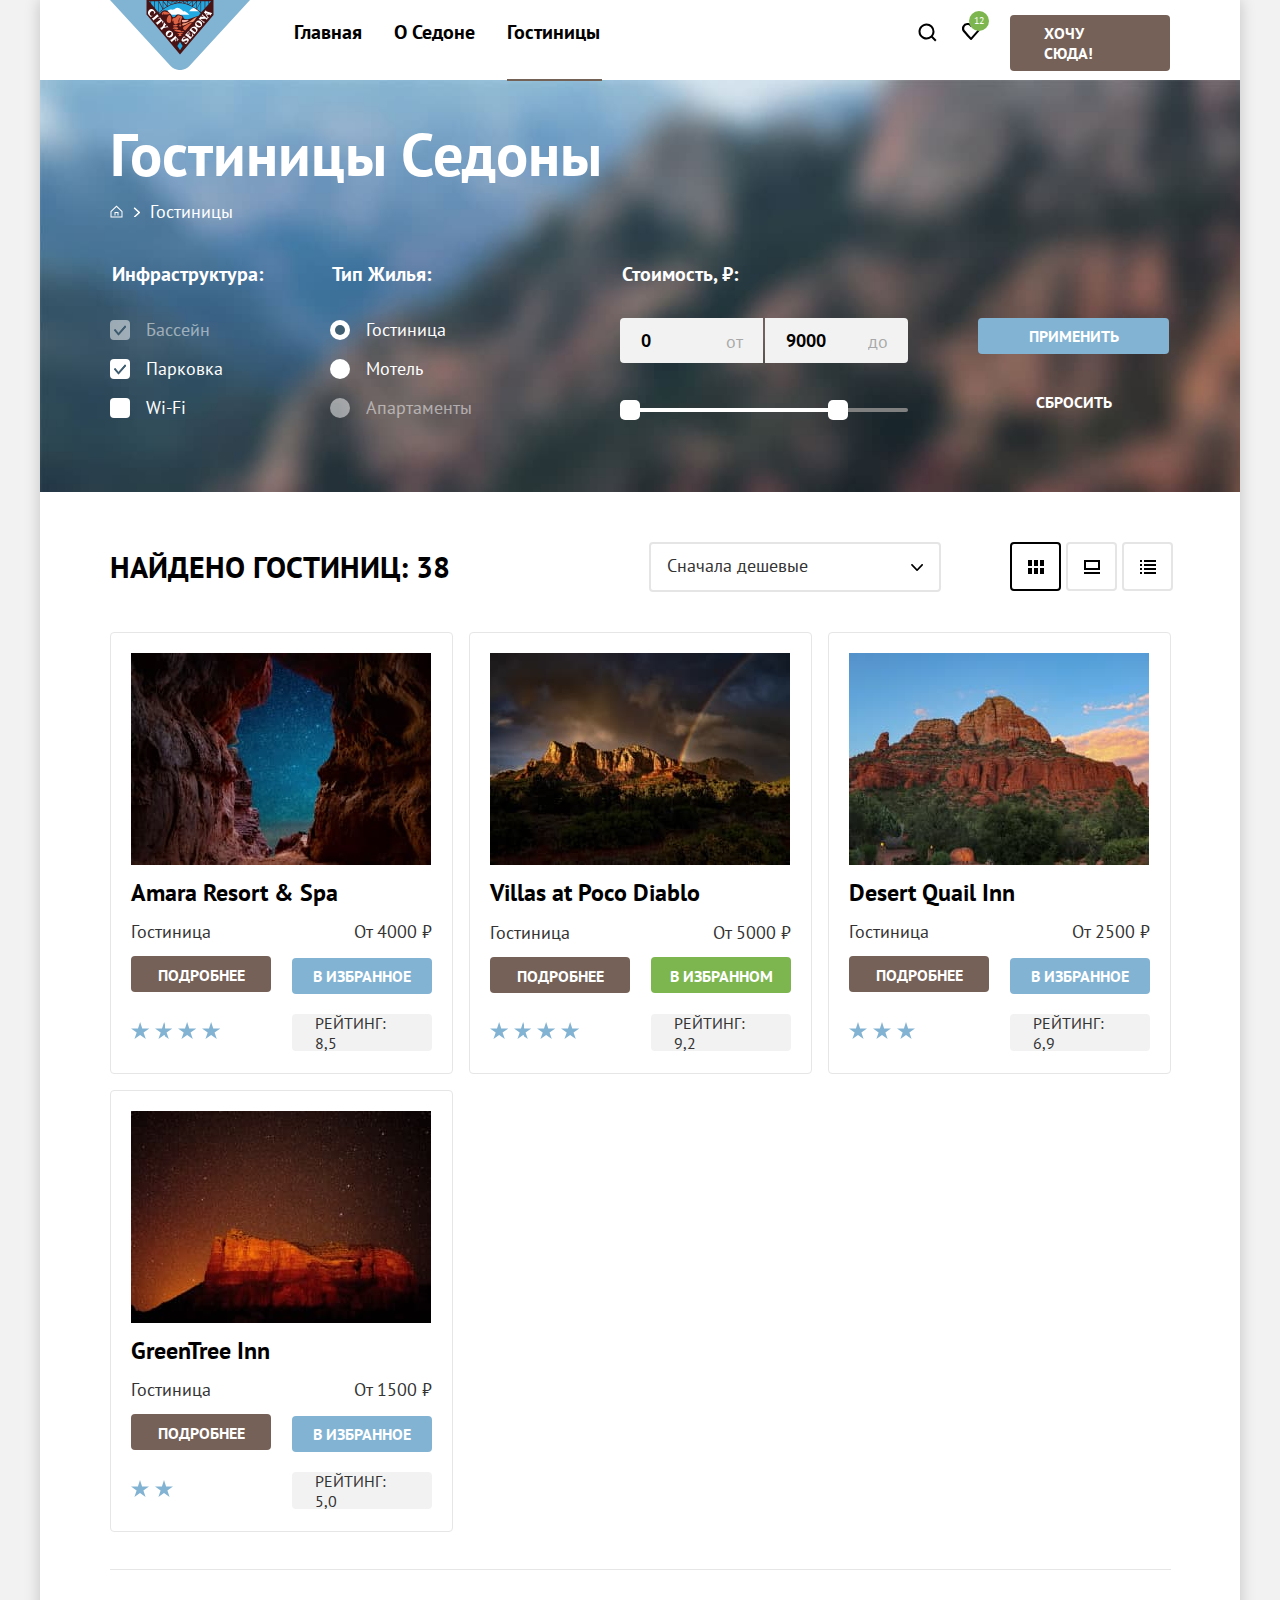
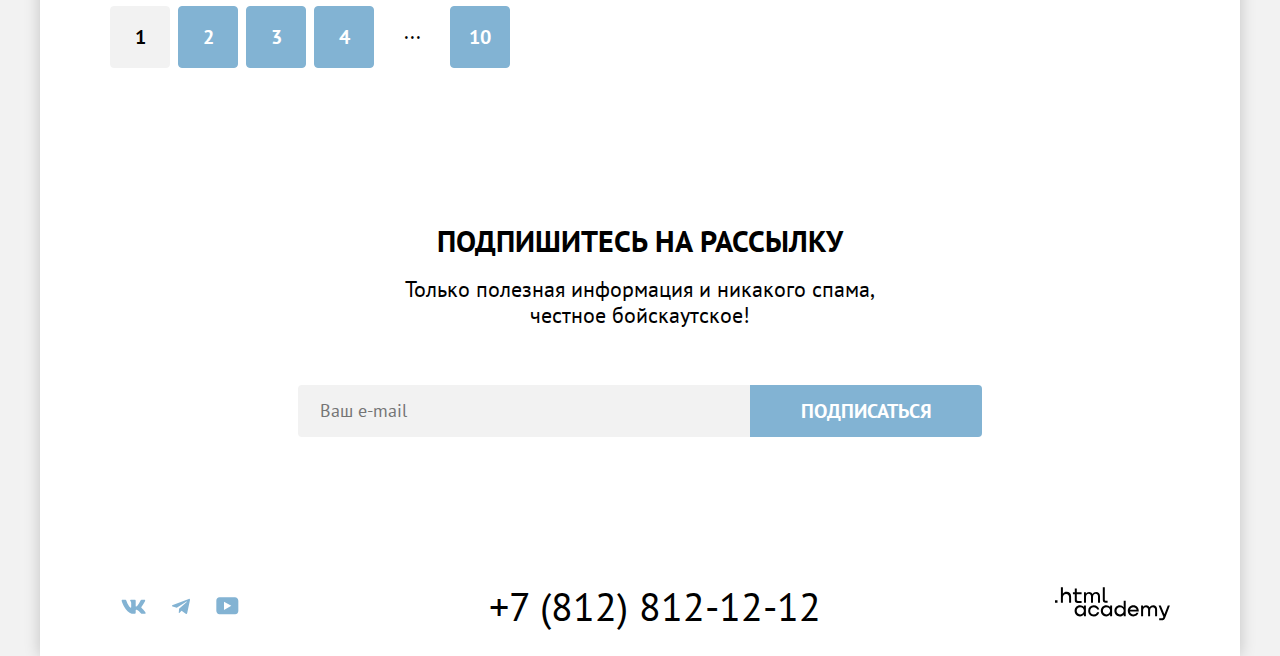
<file: catalog.html>
<!DOCTYPE html>
<html lang="ru">
  <head>
    <meta charset="utf-8" />
    <title>Страница каталога Седоны</title>
    <link rel="stylesheet" href="styles/styles.css" />
    <link
      rel="icon"
      sizes="16x16 32x32"
      href="favicon.ico"
      type="image/vnd.microsoft.icon"
    />
    <link
      rel="apple-touch-icon"
      sizes="57x57"
      href="favicons/apple-icon-57x57.png"
    />
    <link
      rel="apple-touch-icon"
      sizes="60x60"
      href="favicons/apple-icon-60x60.png"
    />
    <link
      rel="apple-touch-icon"
      sizes="72x72"
      href="favicons/apple-icon-72x72.png"
    />
    <link
      rel="apple-touch-icon"
      sizes="76x76"
      href="favicons/apple-icon-76x76.png"
    />
    <link
      rel="apple-touch-icon"
      sizes="114x114"
      href="favicons/apple-icon-114x114.png"
    />
    <link
      rel="apple-touch-icon"
      sizes="120x120"
      href="favicons/apple-icon-120x120.png"
    />
    <link
      rel="apple-touch-icon"
      sizes="144x144"
      href="favicons/apple-icon-144x144.png"
    />
    <link
      rel="apple-touch-icon"
      sizes="152x152"
      href="favicons/apple-icon-152x152.png"
    />
    <link
      rel="apple-touch-icon"
      sizes="180x180"
      href="favicons/apple-icon-180x180.png"
    />
    <link
      rel="icon"
      type="image/png"
      sizes="192x192"
      href="favicons/android-icon-192x192.png"
    />
    <link
      rel="icon"
      type="image/png"
      sizes="32x32"
      href="favicons/favicon-32x32.png"
    />
    <link
      rel="icon"
      type="image/png"
      sizes="96x96"
      href="favicons/favicon-96x96.png"
    />
    <link
      rel="icon"
      type="image/png"
      sizes="16x16"
      href="favicons/favicon-16x16.png"
    />
    <link rel="manifest" href="favicons/manifest.json" />
    <meta name="msapplication-TileColor" content="#ffffff" />
    <meta name="msapplication-TileImage" content="/ms-icon-144x144.png" />
    <meta name="theme-color" content="#ffffff" />
  </head>

  <body>
    <header class="page-header">
      <nav class="navigation">
        <a class="page-header-logo" href="index.html">
          <img
            class="logo"
            src="images/logo/logo-sedona.svg"
            width="140"
            height="70"
            alt="Логотип Седона."
        /></a>
        <ul class="navigation-list">
          <li class="navigation-item">
            <a class="navigation-link" href="index.html">Главная</a>
          </li>
          <li class="navigation-item">
            <a class="navigation-link" href="#">О Седоне</a>
          </li>
          <li class="navigation-item">
            <a
              class="navigation-link navigation-link-current"
              href="catalog.html"
              >Гостиницы</a
            >
          </li>
        </ul>
        <ul class="navigation-user">
          <li class="navigation-user-item">
            <a class="navigation-user-link" href="#"
              ><svg
                class="navigation-icon"
                aria-hidden="true"
                focusable="false"
                width="19"
                height="19"
                viewBox="0 0 19 19"
                fill="none"
                xmlns="http://www.w3.org/2000/svg"
              >
                <path
                  d="m18.5 17-3.7-3.67c1-1.3 1.7-2.98 1.7-4.87A8 8 0 0 0 8.5.5C4.1.5.5 4.18.5 8.56a8 8 0 0 0 12.9 6.26l3.7 3.68 1.4-1.5Zm-10-2.48a6 6 0 0 1-6-5.96 6 6 0 0 1 12 0 6 6 0 0 1-6 5.96Z"
                  fill="#000"
                />
              </svg>
              <span class="visually-hidden">Поиск.</span></a
            >
          </li>
          <li class="navigation-user-item">
            <a class="navigation-user-link" href="#"
              ><svg
                class="navigation-icon"
                aria-hidden="true"
                focusable="false"
                width="18"
                height="17"
                fill="none"
                xmlns="http://www.w3.org/2000/svg"
              >
                <path
                  d="M8.9 17a.9.9 0 0 1-.8-.4c-5.4-6.1-6.7-7.5-7-7.9A5.4 5.4 0 0 1 5.5 0C6.8 0 8 .5 9 1.3a5.46 5.46 0 0 1 9 4.1c0 1.3-.5 2.5-1.3 3.4l-7 7.9c-.2.2-.4.3-.8.3Zm-6-9.5c.3.4 3.5 4 6.1 6.9l6.2-7c.5-.5.7-1.2.7-2 0-1.8-1.5-3.3-3.3-3.3-1 0-2 .5-2.7 1.3-.3.3-.6.4-.9.4-.3 0-.6-.2-.8-.4-.7-.8-1.7-1.3-2.7-1.3-1.8 0-3.3 1.5-3.3 3.3-.1.9.3 1.6.7 2.1-.1 0-.1 0 0 0Z"
                  fill="#000"
                />
              </svg>
              <span class="number">12</span>
              <span class="visually-hidden">Избранное.</span></a
            >
          </li>
          <li class="navigation-user-item">
            <a class="navigation-user-button button-brown" href="#"
              >Хочу сюда!</a
            >
          </li>
        </ul>
      </nav>
    </header>

    <main class="main-inner main-container">
      <div class="page-container">
        <div class="catalog-header-background">
          <header class="catalog-header">
            <h1 class="catalog-header-title">Гостиницы Седоны</h1>
            <span class="visually-hidden">Навигация по сайту.</span>
            <ul class="breadcrumbs">
              <li class="breadcrumbs-item breadcrumbs-item-main">
                <a class="breadcrumbs-link" href="index.html"
                  ><svg
                    width="13"
                    height="13"
                    viewBox="0 0 13 13"
                    fill="none"
                    xmlns="http://www.w3.org/2000/svg"
                  >
                    <path
                      d="m6.5.5-6 5.8v6.2h12V6.3L6.5.5Zm5 11h-10V6.7l5-4.8 5 4.8v4.8Z"
                      fill="#fff"
                    />
                    <path d="M4.5 10.5h1V8h2v2.5h1V7h-4v3.5Z" fill="#fff" />
                  </svg>
                  <span class="visually-hidden">Главная.</span>
                </a>
              </li>
              <li class="breadcrumbs-item">
                <a class="breadcrumbs-link" href="catalog.html">Гостиницы</a>
              </li>
            </ul>
          </header>
          <section class="catalog-products">
            <h2 class="visually-hidden">Список гостиниц с фильтрами.</h2>
            <form
              class="catalog-filter"
              action="https://echo.htmlacademy.ru/"
              method="get"
            >
              <fieldset class="catalog-filter-group infrastructure">
                <legend class="catalog-filter-title">Инфраструктура:</legend>
                <ul class="catalog-filter-list">
                  <li class="catalog-filter-item">
                    <label class="control">
                      <input
                        class="visually-hidden control-input"
                        type="checkbox"
                        name="Swimming pool"
                        checked
                        required
                        disabled
                      />
                      <span class="control-mark"></span>
                      <span class="control-label">Бассейн</span>
                    </label>
                  </li>
                  <li class="catalog-filter-item">
                    <label class="control">
                      <input
                        class="visually-hidden control-input"
                        type="checkbox"
                        name="Parking"
                        checked
                        required
                      />
                      <span class="control-mark"></span>
                      <span class="control-label">Парковка</span>
                    </label>
                  </li>
                  <li class="catalog-filter-item">
                    <label class="control">
                      <input
                        class="visually-hidden control-input"
                        type="checkbox"
                        name="Wi-Fi"
                        required
                      />
                      <span class="control-mark"></span>
                      <span class="control-label">Wi-Fi</span>
                    </label>
                  </li>
                </ul>
              </fieldset>
              <fieldset class="catalog-filter-group type-of-living">
                <legend class="catalog-filter-title">Тип Жилья:</legend>
                <ul class="catalog-filter-list">
                  <li class="catalog-filter-item">
                    <label class="control">
                      <input
                        class="visually-hidden control-input"
                        type="radio"
                        name="product-group"
                        value="Hotel"
                        checked
                        required
                      /><span class="control-mark"></span>
                      <span class="control-label">Гостиница</span>
                    </label>
                  </li>
                  <li class="catalog-filter-item">
                    <label class="control">
                      <input
                        class="visually-hidden control-input"
                        type="radio"
                        name="product-group"
                        value="Motel"
                        required
                      />
                      <span class="control-mark"></span>
                      <span class="control-label">Мотель</span>
                    </label>
                  </li>
                  <li class="catalog-filter-item">
                    <label class="control">
                      <input
                        class="visually-hidden control-input"
                        type="radio"
                        name="product-group"
                        value="Apartments"
                        required
                        disabled
                      /><span class="control-mark"></span>
                      <span class="control-label">Апартаменты</span>
                    </label>
                  </li>
                </ul>
              </fieldset>
              <fieldset class="catalog-filter-group box-price">
                <legend class="catalog-filter-title">Стоимость, ₽:</legend>
                <div class="price-range">
                  <label class="price">
                    <input
                      class="range-input range-input-radius"
                      type="number"
                      name="min-price"
                      min="0"
                      max="9000"
                      value="0"
                      required
                    />
                    <span class="range-price-filter">от</span>
                  </label>
                  <label class="price">
                    <input
                      class="range-input range-input-radius-2"
                      type="number"
                      name="max-price"
                      min="1"
                      max="9000"
                      value="9000"
                      required
                    />
                    <span class="range-price-filter">до</span>
                  </label>
                </div>
                <div class="range">
                  <div class="range-scale">
                    <div class="range-bar" style="left: 1px; width: 226px">
                      <button class="range-toggle toggle-min" type="button">
                        <span class="visually-hidden"
                          >Изменить минимальную цену.</span
                        >
                      </button>
                      <button class="range-toggle toggle-max" type="button">
                        <span class="visually-hidden"
                          >Изменить максимальную цену.</span
                        >
                      </button>
                    </div>
                  </div>
                </div>
              </fieldset>
              <div class="box-price-buttons">
                <button class="button button-apply" type="submit">
                  Применить
                </button>
                <button class="button reset" type="reset">Сбросить</button>
              </div>
            </form>
          </section>
        </div>
        <section class="main-search">
          <div class="sorting-area">
            <h2 class="main-search-title">
              Найдено гостиниц:<span class="hotels-number">38</span>
            </h2>

            <div class="select sorting-container">
              <select class="select-control" aria-label="Сортировка">
                <option value="popular">Сначала дешевые</option>
                <option value="cheap">Сначала популярные</option>
                <option value="expensive">Сначала дорогие</option>
              </select>
            </div>
            <div class="cards-view">
              <a class="card-grid-toggle card-grid-toggle-active" href="#"
                ><svg
                  width="16"
                  height="14"
                  viewBox="0 0 16 14"
                  fill="none"
                  xmlns="http://www.w3.org/2000/svg"
                >
                  <path
                    d="M4 0H0v6h4V0ZM16 0h-4v6h4V0ZM10 0H6v6h4V0ZM4 8H0v6h4V8ZM16 8h-4v6h4V8ZM10 8H6v6h4V8Z"
                    fill="#000"
                  />
                </svg>
                <span class="visually-hidden">Показать карточками.</span>
              </a>
              <a class="card-grid-toggle" href="#"
                ><svg
                  width="16"
                  height="14"
                  viewBox="0 0 16 14"
                  fill="none"
                  xmlns="http://www.w3.org/2000/svg"
                >
                  <path
                    d="M16 12H0v2h16v-2ZM14 2v6H2V2h12Zm2-2H0v10h16V0Z"
                    fill="#000"
                  />
                </svg>

                <span class="visually-hidden">Показать плиткой.</span>
              </a>
              <a class="card-grid-toggle" href="#"
                ><svg
                  width="16"
                  height="14"
                  viewBox="0 0 16 14"
                  fill="none"
                  xmlns="http://www.w3.org/2000/svg"
                >
                  <path
                    d="M2 0H0v2h2V0ZM16 0H4v2h12V0ZM2 4H0v2h2V4ZM16 4H4v2h12V4ZM2 8H0v2h2V8ZM16 8H4v2h12V8ZM2 12H0v2h2v-2ZM16 12H4v2h12v-2Z"
                    fill="#000"
                  />
                </svg>

                <span class="visually-hidden">Показать списком.</span>
              </a>
            </div>
          </div>
          <ul class="product-list">
            <li class="product-card">
              <a class="product-card-link" href="product.html">
                <img
                  class="product-card-image"
                  src="images/catalog/hotel-amara.jpg"
                  width="300"
                  height="212"
                  alt="Вид из пещеры на звездное небо."
                />
              </a>
              <a class="product-card-title-link" href="product.html">
                <h3 class="product-card-title">Amara Resort & Spa</h3>
              </a>
              <p class="product-card-item">Гостиница</p>
              <p class="product-card-price">От 4000 ₽</p>
              <a class="product-card-more-info-button button-brown" href="#"
                >Подробнее</a
              >
              <a class="button button-favorites" href="#">В избранное</a>
              <p class="rating rating-four-stars">
                <span class="visually-hidden">4 звезды.</span>
              </p>
              <p class="button-rating">Рейтинг: 8,5</p>
            </li>
            <li class="product-card">
              <a class="product-card-link" href="product.html">
                <img
                  class="product-card-image"
                  src="images/catalog/hotel-pacodiablo.jpg"
                  width="300"
                  height="212"
                  alt="Гора с радугой."
                />
              </a>
              <a class="product-card-title-link" href="product.html">
                <h3 class="product-card-title">Villas at Poco Diablo</h3>
              </a>
              <p class="product-card-item">Гостиница</p>
              <p class="product-card-price">От 5000 ₽</p>
              <a class="product-card-more-info-button button-brown" href="#"
                >Подробнее</a
              >
              <a class="button button-green" href="#">В избранном</a>
              <p class="rating rating-four-stars">
                <span class="visually-hidden">4 звезды.</span>
              </p>
              <p class="button-rating">Рейтинг: 9,2</p>
            </li>
            <li class="product-card">
              <a class="product-card-link" href="product.html">
                <img
                  class="product-card-image"
                  src="images/catalog/hotel-desert.jpg"
                  width="300"
                  height="212"
                  alt="Гора на фоне голубого неба."
                />
              </a>
              <a class="product-card-title-link" href="product.html">
                <h3 class="product-card-title">Desert Quail Inn</h3>
              </a>
              <p class="product-card-item">Гостиница</p>
              <p class="product-card-price">От 2500 ₽</p>
              <a class="product-card-more-info-button button-brown" href="#"
                >Подробнее</a
              >
              <a class="button button-favorites" href="#">В избранное</a>
              <p class="rating rating-three-stars">
                <span class="visually-hidden">3 звезды.</span>
              </p>
              <p class="button-rating">Рейтинг: 6,9</p>
            </li>
            <li class="product-card">
              <a class="product-card-link" href="product.html">
                <img
                  class="product-card-image"
                  src="images/catalog/hotel-greentree.jpg"
                  width="300"
                  height="212"
                  alt="Гора на фоне звездного неба."
                />
              </a>
              <a class="product-card-title-link" href="product.html">
                <h3 class="product-card-title">GreenTree Inn</h3>
              </a>
              <p class="product-card-item">Гостиница</p>
              <p class="product-card-price">От 1500 ₽</p>
              <a class="product-card-more-info-button button-brown" href="#"
                >Подробнее</a
              >
              <a class="button button-favorites" href="#">В избранное</a>
              <p class="rating rating-two-stars">
                <span class="visually-hidden">2 звезды.</span>
              </p>
              <p class="button-rating">Рейтинг: 5,0</p>
            </li>
          </ul>
          <ul class="pagination">
            <li class="pagination-item">
              <a class="pagination-link pagination-current" href="#">1</a>
            </li>
            <li class="pagination-item">
              <a class="pagination-link button" href="#">2</a>
            </li>
            <li class="pagination-item">
              <a class="pagination-link button" href="#">3</a>
            </li>
            <li class="pagination-item">
              <a class="pagination-link button" href="#">4</a>
            </li>
            <li class="pagination-item">
              <a
                class="pagination-link button pagination-link-button-step"
                href="#"
                >...</a
              >
            </li>
            <li class="pagination-item">
              <a class="pagination-link button" href="#">10</a>
            </li>
          </ul>
        </section>
        <section class="subscription-catalog">
          <h2 class="subscription-title">Подпишитесь на рассылку</h2>
          <p class="subsription-description">
            Только полезная информация и никакого спама,<br />
            честное бойскаутское!
          </p>
          <form
            class="newsletter-form"
            action="https://echo.htmlacademy.ru/"
            method="post"
          >
            <label for="newsletter-email"></label>
            <input
              class="field"
              placeholder="Ваш e-mail"
              type="email"
              name="newsletter-email"
              id="newsletter-email"
              required
            />
            <button class="button newsletter-button" type="submit">
              Подписаться
            </button>
          </form>
        </section>
      </div>
    </main>

    <footer class="page-footer">
      <div class="page-footer-container">
        <section class="footer-social">
          <h2 class="visually-hidden">Социальные сети.</h2>
          <ul class="footer-social-list">
            <li class="footer-social-item">
              <a class="button-social" href="https://vk.com/htmlacademy"
                ><svg
                  class="social-icon"
                  width="25"
                  height="15"
                  viewBox="0 0 25 15"
                  fill="none"
                  xmlns="http://www.w3.org/2000/svg"
                >
                  <path
                    fill-rule="evenodd"
                    clip-rule="evenodd"
                    d="M24.12 1.8c.16-.54 0-.94-.8-.94H20.7c-.67 0-.98.34-1.15.73 0 0-1.33 3.2-3.22 5.27-.61.6-.9.8-1.23.8-.16 0-.41-.2-.41-.75v-5.1c0-.66-.19-.95-.74-.95H9.82c-.42 0-.67.3-.67.59 0 .62.95.76 1.04 2.51v3.8c0 .83-.15.98-.48.98-.9 0-3.06-3.2-4.34-6.88-.25-.72-.5-1-1.18-1H1.57c-.75 0-.9.34-.9.73 0 .68.89 4.07 4.14 8.55 2.17 3.06 5.23 4.72 8 4.72 1.68 0 1.88-.37 1.88-1v-2.32c0-.74.16-.88.7-.88.38 0 1.05.19 2.6 1.66 1.79 1.75 2.08 2.54 3.08 2.54h2.63c.75 0 1.12-.37.9-1.1-.23-.72-1.08-1.77-2.2-3.02-.62-.71-1.54-1.48-1.82-1.86-.39-.5-.28-.71 0-1.15 0 0 3.2-4.42 3.54-5.93Z"
                  />
                </svg>
                <span class="visually-hidden">Vk.</span>
              </a>
            </li>
            <li class="footer-social-item">
              <a class="button-social" href="https://t.me/htmlacademy"
                ><svg
                  class="social-icon"
                  width="18"
                  height="16"
                  viewBox="0 0 18 16"
                  fill="none"
                  xmlns="http://www.w3.org/2000/svg"
                >
                  <path
                    d="M16.79.96.84 7.1c-1.09.44-1.08 1.05-.2 1.32l4.1 1.28 9.47-5.98c.44-.27.85-.13.52.17l-7.68 6.93-.28 4.22c.41 0 .6-.2.83-.41l1.99-1.94 4.13 3.06c.77.42 1.31.2 1.5-.71l2.72-12.8c.28-1.1-.43-1.61-1.16-1.28Z"
                  />
                </svg>

                <span class="visually-hidden">Telegram.</span>
              </a>
            </li>
            <li class="footer-social-item">
              <a
                class="button-social"
                href="https://www.youtube.com/user/htmlacademyru"
                ><svg
                  class="social-icon"
                  width="23"
                  height="18"
                  viewBox="0 0 23 18"
                  fill="none"
                  xmlns="http://www.w3.org/2000/svg"
                >
                  <path
                    d="M18.94.36H3.51C1.65.36.33 1.95.33 3.76v10.09c0 1.91 1.32 3.5 3.18 3.5h15.65c1.64 0 3.17-1.59 3.17-3.4V3.76c-.22-1.8-1.53-3.4-3.39-3.4ZM7.99 12.89V4.82l7.34 4.04-7.34 4.03Z"
                  />
                </svg>

                <span class="visually-hidden">Youtube.</span>
              </a>
            </li>
          </ul>
        </section>
        <section class="footer-phone-number">
          <h2 class="visually-hidden">Номер телефона.</h2>
          <a class="phone-number" href="tel:+78128121212"
            >+7 (812) 812-12-12
          </a>
        </section>
        <section class="footer-logo">
          <h2 class="visually-hidden">Разработчик: HTML-Академия.</h2>
          <a class="footer-logo-item" href="https://htmlacademy.ru/"
            ><svg
              class="footer-logo-icon"
              width="115"
              height="34"
              viewbox="0 0 115 34"
              fill="none"
              xmlns="http://www.w3.org/2000/svg"
            >
              <path
                d="M0 13.26v2.6h2.5v-2.6H0ZM11.6 4.86c-1.6 0-2.8.7-3.6 1.7h-.1V.36h-2v15.5h2v-5.3c0-2.1 1.3-3.6 3.3-3.6 1.8 0 2.9 1.4 2.9 3.2v5.7h2v-6.1c.1-3-1.8-4.9-4.5-4.9ZM26.6 5.16h-4.8v-3.7h-2v3.8h-1.9v2h1.9v6c0 1.7 1 2.7 2.7 2.7h4.1v-2h-3.7c-.7 0-1.1-.4-1.1-1.1v-5.7h4.8v-2ZM41.1 4.96c-1.6 0-2.9.8-3.5 2.1h-.1c-.6-1.2-1.8-2.1-3.4-2.1-1.4 0-2.5.8-3.1 1.8h-.1v-1.6H29v10.6h2v-5.4c0-2 1-3.5 2.6-3.5 1.5 0 2.4 1 2.4 2.6v6.3h2v-5.6c0-2.4 1.4-3.3 2.6-3.3 1.5 0 2.4 1 2.4 2.6v6.3h2v-6.5c.1-2.5-1.4-4.3-3.9-4.3ZM47.8 13.06c0 1.7 1 2.7 2.8 2.7h2v-2h-1.7c-.7 0-1.1-.4-1.1-1.1V.36h-2v12.7ZM28.9 20.06c-.9-1.1-2.2-1.8-3.9-1.8-3.1 0-5.4 2.3-5.4 5.6s2.3 5.6 5.4 5.6c1.8 0 3-.8 3.8-1.9h.1v1.6h2v-10.6h-2v1.5Zm-3.6 7.4c-2.2 0-3.6-1.6-3.6-3.6s1.4-3.6 3.6-3.6 3.6 1.6 3.6 3.6c0 1.9-1.4 3.6-3.6 3.6ZM44.2 22.36c-.5-2.4-2.6-4.1-5.4-4.1a5.4 5.4 0 0 0-5.6 5.6c0 3.1 2.2 5.6 5.6 5.6 2.8 0 4.9-1.8 5.4-4.2h-2.1a3.4 3.4 0 0 1-3.3 2.3c-2.2 0-3.6-1.6-3.6-3.6s1.4-3.6 3.6-3.6c1.6 0 2.8 1 3.3 2.2h2.1v-.2ZM55.1 20.06c-.9-1.1-2.2-1.8-3.9-1.8-3.1 0-5.4 2.3-5.4 5.6s2.3 5.6 5.4 5.6c1.8 0 3-.8 3.8-1.9h.1v1.6h2v-10.6h-2v1.5Zm-3.6 7.4c-2.2 0-3.6-1.6-3.6-3.6s1.4-3.6 3.6-3.6 3.6 1.6 3.6 3.6c0 1.9-1.5 3.6-3.6 3.6ZM68.7 20.16c-.9-1.1-2.2-1.9-3.9-1.9-3.1 0-5.4 2.3-5.4 5.6s2.2 5.6 5.4 5.6c1.7 0 3-.8 3.8-1.8h.1v1.5h2v-15.4h-2v6.4Zm-3.6 7.3c-2.2 0-3.6-1.6-3.6-3.6s1.4-3.6 3.6-3.6 3.6 1.6 3.6 3.6c-.1 2-1.5 3.6-3.6 3.6ZM78.3 18.26c-3.3 0-5.5 2.5-5.5 5.6 0 3 2.1 5.6 5.5 5.6 2.5 0 4.5-1.3 5.2-3.6h-2.1c-.5 1-1.6 1.6-3 1.6-1.9 0-3.3-1.3-3.4-2.9h8.8c.2-3.6-2-6.3-5.5-6.3Zm0 1.9c1.7 0 3 1 3.3 2.6h-6.5c.3-1.5 1.5-2.6 3.2-2.6ZM98.2 18.26c-1.6 0-2.9.8-3.6 2h-.1c-.6-1.2-1.8-2-3.4-2-1.4 0-2.5.7-3.1 1.8v-1.5h-1.9v10.6h2v-5.4c0-2 1-3.4 2.6-3.5 1.5 0 2.4 1 2.4 2.6v6.3h2v-5.6c0-2.4 1.4-3.3 2.6-3.3 1.5 0 2.4 1 2.4 2.6v6.3h2v-6.5c.1-2.6-1.4-4.4-3.9-4.4ZM109.4 27.36l-3.6-8.9h-2.2l4.8 11.6c-.3.9-.7 1.2-1.7 1.2h-2.5v2h2.5c1.8 0 2.8-.8 3.5-2.6l4.7-12.2h-2.1l-3.4 8.9Z"
              />
            </svg>
            <span class="visually-hidden">Лого HTML-Академии.</span>
          </a>
        </section>
      </div>
    </footer>
  </body>
</html>
</file>
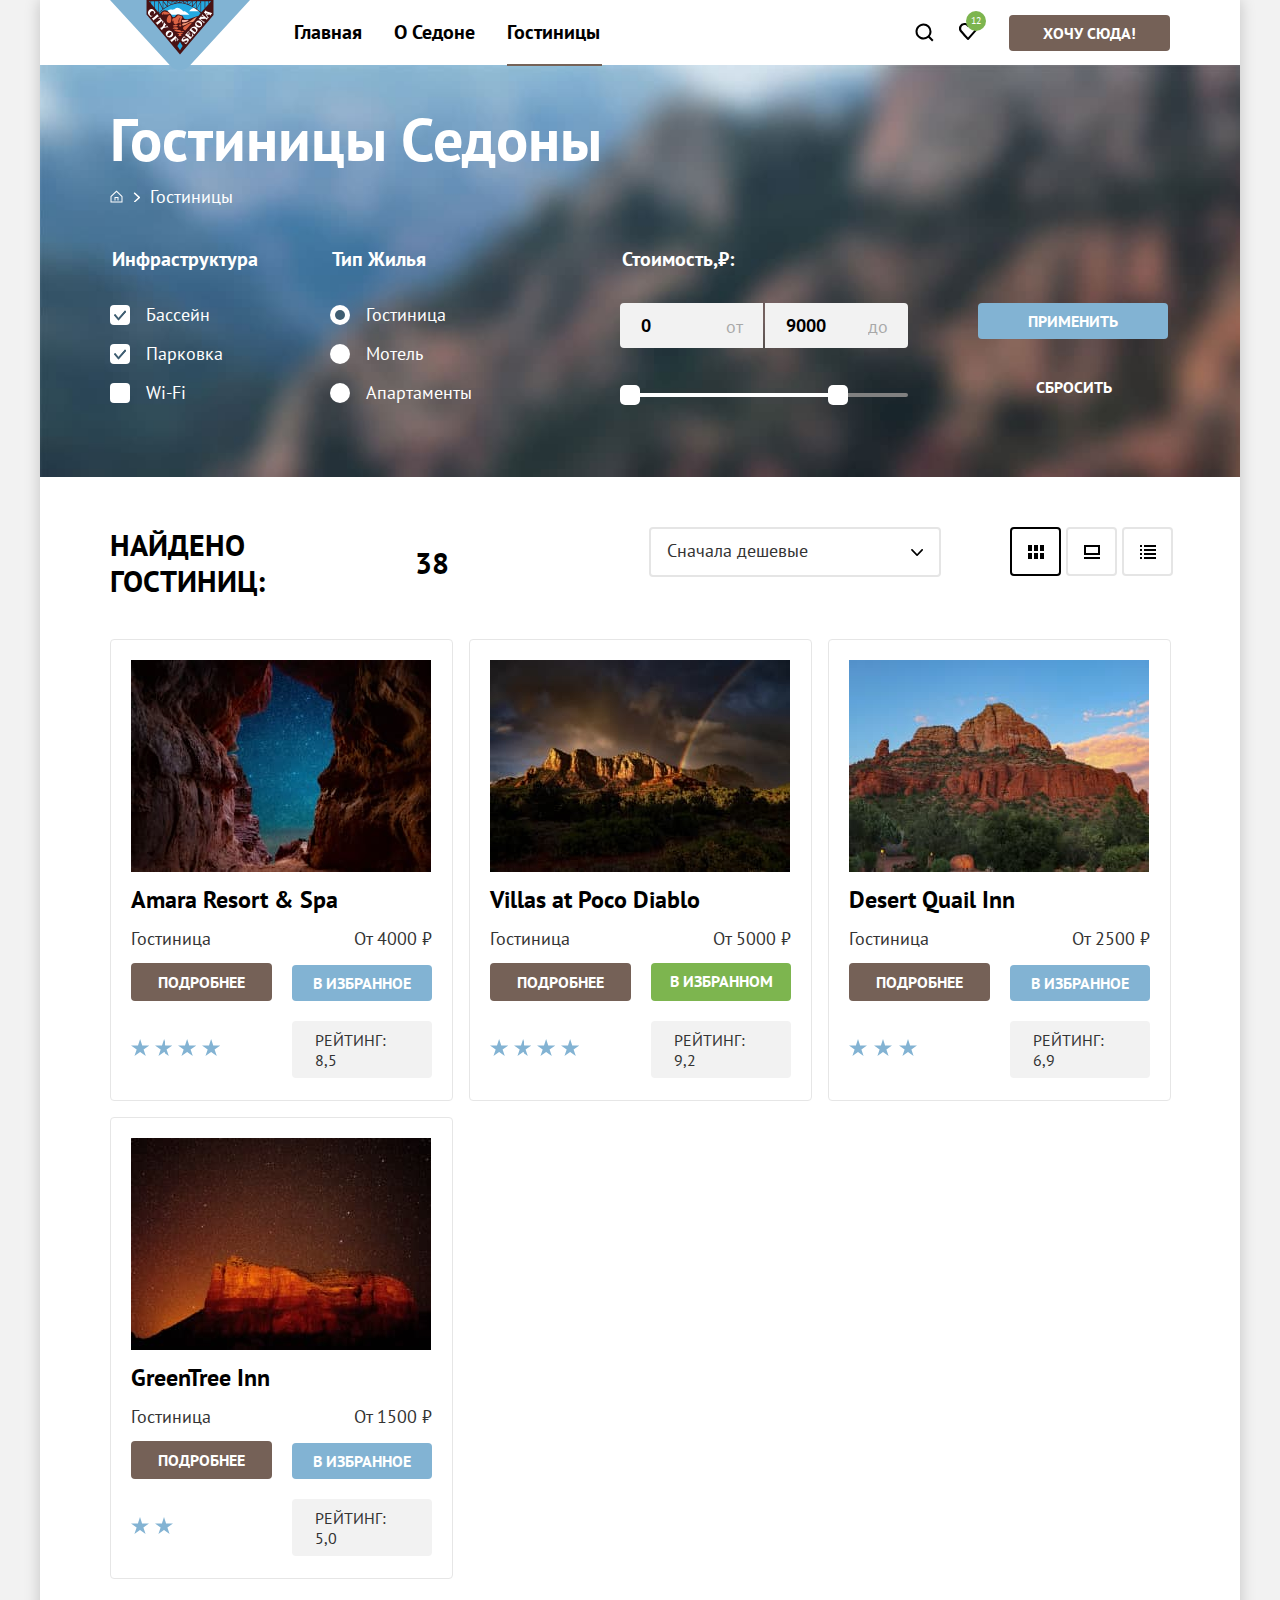
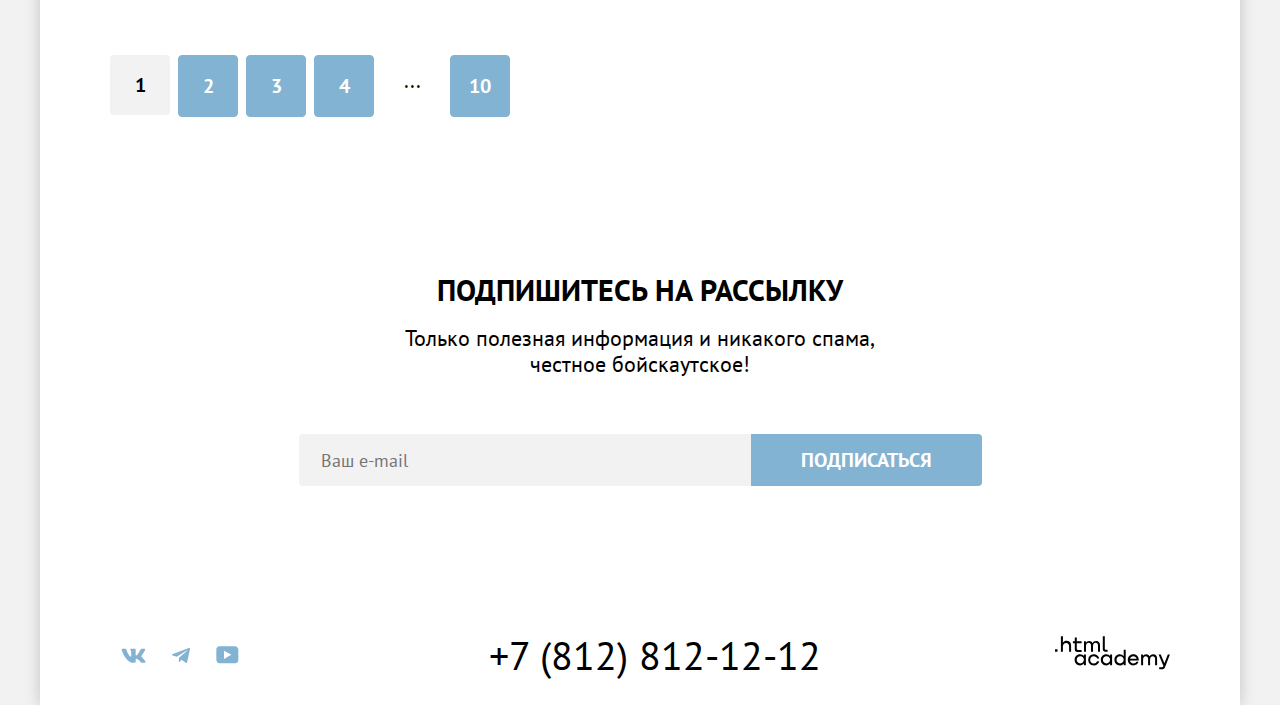
<file: master/catalog.html>
<!DOCTYPE html>
<html lang="ru">
  <head>
    <meta charset="utf-8" />
    <title>Каталог гостиницы Седона</title>
    <link rel="stylesheet" href="styles/styles.css" />
    <link
      rel="apple-touch-icon"
      sizes="57x57"
      href="favicon.ico/apple-icon-57x57.png"
    />
    <link
      rel="apple-touch-icon"
      sizes="60x60"
      href="favicon.ico/apple-icon-60x60.png"
    />
    <link
      rel="apple-touch-icon"
      sizes="72x72"
      href="favicon.ico/apple-icon-72x72.png"
    />
    <link
      rel="apple-touch-icon"
      sizes="76x76"
      href="favicon.ico/apple-icon-76x76.png"
    />
    <link
      rel="apple-touch-icon"
      sizes="114x114"
      href="/apple-icon-114x114.png"
    />
    <link
      rel="apple-touch-icon"
      sizes="120x120"
      href="favicon.ico/apple-icon-120x120.png"
    />
    <link
      rel="apple-touch-icon"
      sizes="144x144"
      href="favicon.ico/apple-icon-144x144.png"
    />
    <link
      rel="apple-touch-icon"
      sizes="152x152"
      href="favicon.ico/apple-icon-152x152.png"
    />
    <link
      rel="apple-touch-icon"
      sizes="180x180"
      href="favicon.ico/apple-icon-180x180.png"
    />
    <link
      rel="icon"
      type="image/png"
      sizes="192x192"
      href="favicon.ico/android-icon-192x192.png"
    />
    <link
      rel="icon"
      type="image/png"
      sizes="32x32"
      href="favicon.ico/favicon-32x32.png"
    />
    <link
      rel="icon"
      type="image/png"
      sizes="96x96"
      href="favicon.ico/favicon-96x96.png"
    />
    <link
      rel="icon"
      type="image/png"
      sizes="16x16"
      href="favicon.ico/favicon-16x16.png"
    />
    <link rel="manifest" href="favicon.ico/manifest.json" />
    <meta name="msapplication-TileColor" content="#ffffff" />
    <meta name="msapplication-TileImage" content="/ms-icon-144x144.png" />
    <meta name="theme-color" content="#ffffff" />
    <base href="https://htmlacademy-htmlcss.github.io/2208903-sedona-35/master/">
</head>

  <body>
    <header class="page-header">
      <nav class="navigation">
        <a class="page-header-logo" href="index.html">
          <img
            class="logo"
            src="images/logo/logo-sedona.svg"
            width="140"
            height="70"
            alt="Логотип Седона"
        /></a>
        <ul class="navigation-list">
          <li class="navigation-item">
            <a class="navigation-link" href="index.html">Главная</a>
          </li>
          <li class="navigation-item">
            <a class="navigation-link" href="#">О Седоне</a>
          </li>
          <li class="navigation-item">
            <a
              class="navigation-link navigation-link-current"
              href="catalog.html"
              >Гостиницы</a
            >
          </li>
        </ul>
        <ul class="navigation-user">
          <li class="navigation-user-item">
            <a class="navigation-user-link" href="#"
              ><svg
                class="navigation-icon"
                aria-hidden="true"
                focusable="false"
                width="19"
                height="19"
                viewBox="0 0 19 19"
                fill="none"
                xmlns="http://www.w3.org/2000/svg"
              >
                <path
                  d="m18.5 17-3.7-3.67c1-1.3 1.7-2.98 1.7-4.87A8 8 0 0 0 8.5.5C4.1.5.5 4.18.5 8.56a8 8 0 0 0 12.9 6.26l3.7 3.68 1.4-1.5Zm-10-2.48a6 6 0 0 1-6-5.96 6 6 0 0 1 12 0 6 6 0 0 1-6 5.96Z"
                  fill="#000"
                />
              </svg>
              <span class="visually-hidden">Поиск</span></a
            >
          </li>
          <li class="navigation-user-item">
            <a class="navigation-user-link" href="#"
              ><svg
                class="navigation-icon"
                aria-hidden="true"
                focusable="false"
                width="18"
                height="17"
                fill="none"
                xmlns="http://www.w3.org/2000/svg"
              >
                <path
                  d="M8.9 17a.9.9 0 0 1-.8-.4c-5.4-6.1-6.7-7.5-7-7.9A5.4 5.4 0 0 1 5.5 0C6.8 0 8 .5 9 1.3a5.46 5.46 0 0 1 9 4.1c0 1.3-.5 2.5-1.3 3.4l-7 7.9c-.2.2-.4.3-.8.3Zm-6-9.5c.3.4 3.5 4 6.1 6.9l6.2-7c.5-.5.7-1.2.7-2 0-1.8-1.5-3.3-3.3-3.3-1 0-2 .5-2.7 1.3-.3.3-.6.4-.9.4-.3 0-.6-.2-.8-.4-.7-.8-1.7-1.3-2.7-1.3-1.8 0-3.3 1.5-3.3 3.3-.1.9.3 1.6.7 2.1-.1 0-.1 0 0 0Z"
                  fill="#000"
                />
              </svg>
              <span class="number">12</span>
              <span class="visually-hidden">Избранное</span></a
            >
          </li>
          <li class="navigation-user-item">
            <a class="navigation-user-button button-brown" href="#"
              >Хочу сюда!</a
            >
          </li>
        </ul>
      </nav>
    </header>

    <main class="main-inner main-container">
      <div class="page-container">
        <div class="catalog-header-background">
          <header class="catalog-header">
            <h1 class="catalog-header-title">Гостиницы Седоны</h1>
            <span class="visually-hidden">Навигация по сайту</span>
            <ul class="breadcrumbs">
              <li class="breadcrumbs-item breadcrumbs-item-main">
                <a class="breadcrumbs-link" href="index.html"
                  ><svg
                    width="13"
                    height="13"
                    viewBox="0 0 13 13"
                    fill="none"
                    xmlns="http://www.w3.org/2000/svg"
                  >
                    <path
                      d="m6.5.5-6 5.8v6.2h12V6.3L6.5.5Zm5 11h-10V6.7l5-4.8 5 4.8v4.8Z"
                      fill="#fff"
                    />
                    <path d="M4.5 10.5h1V8h2v2.5h1V7h-4v3.5Z" fill="#fff" />
                  </svg>
                  <span class="visually-hidden">Главная</span>
                </a>
              </li>
              <li class="breadcrumbs-item">
                <a class="breadcrumbs-link">Гостиницы</a>
              </li>
            </ul>
          </header>
          <section class="catalog-products">
            <h2 class="visually-hidden">Список гостиниц с фильтрами</h2>
            <form
              class="catalog-filter"
              action="https://echo.htmlacademy.ru/"
              method="get"
            >
              <fieldset class="catalog-filter-group infrastructure">
                <legend class="catalog-filter-title">Инфраструктура</legend>
                <ul class="catalog-filter-list">
                  <li class="catalog-filter-item">
                    <label class="control">
                      <input
                        class="visually-hidden control-input"
                        type="checkbox"
                        name="Swimming pool"
                        checked
                      />
                      <span class="control-mark"></span>
                      <span class="control-label">Бассейн</span>
                    </label>
                  </li>
                  <li class="catalog-filter-item">
                    <label class="control">
                      <input
                        class="visually-hidden control-input"
                        type="checkbox"
                        name="Parking"
                        checked
                      />
                      <span class="control-mark"></span>
                      <span class="control-label">Парковка</span>
                    </label>
                  </li>
                  <li class="catalog-filter-item">
                    <label class="control">
                      <input
                        class="visually-hidden control-input"
                        type="checkbox"
                        name="Wi-Fi"
                      />
                      <span class="control-mark"></span>
                      <span class="control-label">Wi-Fi</span>
                    </label>
                  </li>
                </ul>
              </fieldset>
              <fieldset class="catalog-filter-group type-of-living">
                <legend class="catalog-filter-title">Тип Жилья</legend>
                <ul class="catalog-filter-list">
                  <li class="catalog-filter-item">
                    <label class="control">
                      <input
                        class="visually-hidden control-input"
                        type="radio"
                        name="product-group"
                        value="Hotel"
                        checked
                      /><span class="control-mark"></span>
                      <span class="control-label">Гостиница</span>
                    </label>
                  </li>
                  <li class="catalog-filter-item">
                    <label class="control">
                      <input
                        class="visually-hidden control-input"
                        type="radio"
                        name="product-group"
                        value="Motel"
                      />
                      <span class="control-mark"></span>
                      <span class="control-label">Мотель</span>
                    </label>
                  </li>
                  <li class="catalog-filter-item">
                    <label class="control">
                      <input
                        class="visually-hidden control-input"
                        type="radio"
                        name="product-group"
                        value="Apartments"
                      /><span class="control-mark"></span>
                      <span class="control-label">Апартаменты</span>
                    </label>
                  </li>
                </ul>
              </fieldset>
              <fieldset class="catalog-filter-group box-price">
                <legend class="catalog-filter-title">Стоимость,₽:</legend>
                <div class="price-range">
                  <label class="price">
                    <input
                      class="range-input range-input-radius"
                      type="number"
                      name="min-price"
                      min="0"
                      max="9000"
                      value="0"
                    />
                    <span class="range-price-filter">от</span>
                  </label>
                  <label class="price">
                    <input
                      class="range-input range-input-radius-2"
                      type="number"
                      name="max-price"
                      min="1"
                      max="9000"
                      value="9000"
                    />
                    <span class="range-price-filter">до</span>
                  </label>
                </div>
                <div class="range">
                  <div class="range-scale">
                    <div class="range-bar" style="left: 1px; width: 226px">
                      <button class="range-toggle toggle-min">
                        <span class="visually-hidden"
                          >Изменить минимальную цену.</span
                        >
                      </button>
                      <button class="range-toggle toggle-max">
                        <span class="visually-hidden"
                          >Изменить максимальную цену.</span
                        >
                      </button>
                    </div>
                  </div>
                </div>
              </fieldset>
              <div class="box-price-buttons">
                <button class="button button-apply" type="submit">
                  Применить
                </button>
                <button class="button reset" type="reset">Сбросить</button>
              </div>
            </form>
          </section>
        </div>
        <section class="main-search">
          <div class="sorting-area">
            <h2 class="main-search-title">
              Найдено гостиниц:<span class="hotels-number"> 38</span>
            </h2>
            <div class="select sorting-container">
              <select class="select-control" aria-label="Сортировка">
                <option value="popular">Сначала дешевые</option>
                <option value="cheap">Сначала популярные</option>
                <option value="expensive">Сначала дорогие</option>
              </select>
            </div>
            <div class="cards-view">
              <a
                class="card-grid-toggle card-grid-toggle-active"
                href="#"
                type="button"
                ><svg
                  width="16"
                  height="14"
                  viewBox="0 0 16 14"
                  fill="none"
                  xmlns="http://www.w3.org/2000/svg"
                >
                  <path
                    d="M4 0H0v6h4V0ZM16 0h-4v6h4V0ZM10 0H6v6h4V0ZM4 8H0v6h4V8ZM16 8h-4v6h4V8ZM10 8H6v6h4V8Z"
                    fill="#000"
                  />
                </svg>
                <span class="visually-hidden">Показать карточками</span>
              </a>
              <a class="card-grid-toggle" href="#" type="button"
                ><svg
                  width="16"
                  height="14"
                  viewBox="0 0 16 14"
                  fill="none"
                  xmlns="http://www.w3.org/2000/svg"
                >
                  <path
                    d="M16 12H0v2h16v-2ZM14 2v6H2V2h12Zm2-2H0v10h16V0Z"
                    fill="#000"
                  />
                </svg>

                <span class="visually-hidden">Показать плиткой</span>
              </a>
              <a href="#" class="card-grid-toggle" type="button"
                ><svg
                  width="16"
                  height="14"
                  viewBox="0 0 16 14"
                  fill="none"
                  xmlns="http://www.w3.org/2000/svg"
                >
                  <path
                    d="M2 0H0v2h2V0ZM16 0H4v2h12V0ZM2 4H0v2h2V4ZM16 4H4v2h12V4ZM2 8H0v2h2V8ZM16 8H4v2h12V8ZM2 12H0v2h2v-2ZM16 12H4v2h12v-2Z"
                    fill="#000"
                  />
                </svg>

                <span class="visually-hidden">Показать списком</span>
              </a>
            </div>
          </div>
          <ul class="product-list">
            <li class="product-card">
              <a class="product-card-link" href="product.html">
                <img
                  class="product-card-image"
                  src="images/catalog/hotel-amara.jpg"
                  width="300"
                  height="212"
                  alt="Вид из пещеры на звездное небо"
                />
              </a>
              <a class="product-card-title-link" href="product.html">
                <h3 class="product-card-title">Amara Resort & Spa</h3>
              </a>
              <p class="product-card-item">Гостиница</p>
              <p class="product-card-price">От 4000 ₽</p>
              <a class="product-card-more-info-button button-brown" href="#"
                >Подробнее</a
              >
              <a class="button button-favorites" href="#">В избранное</a>
              <p class="rating">
                <span class="visually-hidden">4 звезды</span>
              </p>
              <p class="button-rating">Рейтинг: 8,5</p>
            </li>
            <li class="product-card">
              <a class="product-card-link" href="product.html">
                <img
                  class="product-card-image"
                  src="images/catalog/hotel-pacodiablo.jpg"
                  width="300"
                  height="212"
                  alt="Гора с радугой"
                />
              </a>
              <a class="product-card-title-link" href="product.html">
                <h3 class="product-card-title">Villas at Poco Diablo</h3>
              </a>
              <p class="product-card-item">Гостиница</p>
              <p class="product-card-price">От 5000 ₽</p>
              <a class="product-card-more-info-button button-brown" href="#"
                >Подробнее</a
              >
              <a class="button button-green" href="#">В избранном</a>
              <p class="rating">
                <span class="visually-hidden">4 звезды</span>
              </p>
              <p class="button-rating">Рейтинг: 9,2</p>
            </li>
            <li class="product-card">
              <a class="product-card-link" href="product.html">
                <img
                  class="product-card-image"
                  src="images/catalog/hotel-desert.jpg"
                  width="300"
                  height="212"
                  alt="Гора на фоне голубого неба"
                />
              </a>
              <a class="product-card-title-link" href="product.html">
                <h3 class="product-card-title">Desert Quail Inn</h3>
              </a>
              <p class="product-card-item">Гостиница</p>
              <p class="product-card-price">От 2500 ₽</p>
              <a class="product-card-more-info-button button-brown" href="#"
                >Подробнее</a
              >
              <a class="button button-favorites" href="#">В избранное</a>
              <p class="rating rating-three-stars">
                <span class="visually-hidden">3 звезды</span>
              </p>
              <p class="button-rating">Рейтинг: 6,9</p>
            </li>
            <li class="product-card">
              <a class="product-card-link" href="product.html">
                <img
                  class="product-card-image"
                  src="images/catalog/hotel-greentree.jpg"
                  width="300"
                  height="212"
                  alt="Гора на фоне голубого неба"
                />
              </a>
              <a class="product-card-title-link" href="product.html">
                <h3 class="product-card-title">GreenTree Inn</h3>
              </a>
              <p class="product-card-item">Гостиница</p>
              <p class="product-card-price">От 1500 ₽</p>
              <a class="product-card-more-info-button button-brown" href="#"
                >Подробнее</a
              >
              <a class="button button-favorites" href="#">В избранное</a>
              <p class="rating rating-two-stars">
                <span class="visually-hidden">2 звезды</span>
              </p>
              <p class="button-rating">Рейтинг: 5,0</p>
            </li>
          </ul>
          <ul class="pagination">
            <li class="pagination-item">
              <a class="pagination-link pagination-current">1</a>
            </li>
            <li class="pagination-item">
              <a class="pagination-link button" href="#">2</a>
            </li>
            <li class="pagination-item">
              <a class="pagination-link button" href="#">3</a>
            </li>
            <li class="pagination-item">
              <a class="pagination-link button" href="#">4</a>
            </li>
            <li class="pagination-item">
              <a
                class="pagination-link button pagination-link-button-step"
                href="#"
                >...</a
              >
            </li>
            <li class="pagination-item">
              <a class="pagination-link button" href="#">10</a>
            </li>
          </ul>
        </section>
        <section class="subscription-catalog">
          <h2 class="subscription-title">Подпишитесь на рассылку</h2>
          <p class="subsription-description">
            Только полезная информация и никакого спама,<br />
            честное бойскаутское!
          </p>
          <form
            class="newsletter-form"
            action="https://echo.htmlacademy.ru/"
            method="post"
          >
            <label for="newsletter-email"></label>
            <input
              class="field"
              placeholder="Ваш e-mail"
              type="email"
              name="newsletter-email"
              id="newsletter-email"
              required
            />
            <button class="button newsletter-button" type="submit">
              Подписаться
            </button>
          </form>
        </section>
      </div>
    </main>

    <footer class="page-footer">
      <div class="page-footer-container">
        <section class="footer-social">
          <h2 class="visually-hidden">Социальные сети</h2>
          <ul class="footer-social-list">
            <li class="footer-social-item">
              <a class="button-social" href="https://vk.com/htmlacademy"
                ><svg
                  class="social-icon"
                  width="25"
                  height="15"
                  viewBox="0 0 25 15"
                  fill="none"
                  xmlns="http://www.w3.org/2000/svg"
                >
                  <path
                    fill-rule="evenodd"
                    clip-rule="evenodd"
                    d="M24.12 1.8c.16-.54 0-.94-.8-.94H20.7c-.67 0-.98.34-1.15.73 0 0-1.33 3.2-3.22 5.27-.61.6-.9.8-1.23.8-.16 0-.41-.2-.41-.75v-5.1c0-.66-.19-.95-.74-.95H9.82c-.42 0-.67.3-.67.59 0 .62.95.76 1.04 2.51v3.8c0 .83-.15.98-.48.98-.9 0-3.06-3.2-4.34-6.88-.25-.72-.5-1-1.18-1H1.57c-.75 0-.9.34-.9.73 0 .68.89 4.07 4.14 8.55 2.17 3.06 5.23 4.72 8 4.72 1.68 0 1.88-.37 1.88-1v-2.32c0-.74.16-.88.7-.88.38 0 1.05.19 2.6 1.66 1.79 1.75 2.08 2.54 3.08 2.54h2.63c.75 0 1.12-.37.9-1.1-.23-.72-1.08-1.77-2.2-3.02-.62-.71-1.54-1.48-1.82-1.86-.39-.5-.28-.71 0-1.15 0 0 3.2-4.42 3.54-5.93Z"
                  />
                </svg>
                <span class="visually-hidden">Vk</span>
              </a>
            </li>
            <li class="footer-social-item">
              <a class="button-social" href="https://t.me/htmlacademy"
                ><svg
                  class="social-icon"
                  width="18"
                  height="16"
                  viewBox="0 0 18 16"
                  fill="none"
                  xmlns="http://www.w3.org/2000/svg"
                >
                  <path
                    d="M16.79.96.84 7.1c-1.09.44-1.08 1.05-.2 1.32l4.1 1.28 9.47-5.98c.44-.27.85-.13.52.17l-7.68 6.93-.28 4.22c.41 0 .6-.2.83-.41l1.99-1.94 4.13 3.06c.77.42 1.31.2 1.5-.71l2.72-12.8c.28-1.1-.43-1.61-1.16-1.28Z"
                  />
                </svg>

                <span class="visually-hidden">Telegram</span>
              </a>
            </li>
            <li class="footer-social-item">
              <a
                class="button-social"
                href="https://www.youtube.com/user/htmlacademyru"
                ><svg
                  class="social-icon"
                  width="23"
                  height="18"
                  viewBox="0 0 23 18"
                  fill="none"
                  xmlns="http://www.w3.org/2000/svg"
                >
                  <path
                    d="M18.94.36H3.51C1.65.36.33 1.95.33 3.76v10.09c0 1.91 1.32 3.5 3.18 3.5h15.65c1.64 0 3.17-1.59 3.17-3.4V3.76c-.22-1.8-1.53-3.4-3.39-3.4ZM7.99 12.89V4.82l7.34 4.04-7.34 4.03Z"
                  />
                </svg>

                <span class="visually-hidden">Youtube</span>
              </a>
            </li>
          </ul>
        </section>
        <section class="footer-phone-number">
          <h2 class="visually-hidden">Номер телефона</h2>
          <a class="phone-number" href="tel:+78128121212"
            >+7 (812) 812-12-12
          </a>
        </section>
        <section class="footer-logo">
          <h2 class="visually-hidden">Разработчик: HTML-академия</h2>
          <a class="footer-logo-item" href="https://htmlacademy.ru/"
            ><svg
              class="footer-logo-icon"
              width="115"
              height="34"
              viewbox="0 0 115 34"
              fill="none"
              xmlns="http://www.w3.org/2000/svg"
            >
              <path
                d="M0 13.26v2.6h2.5v-2.6H0ZM11.6 4.86c-1.6 0-2.8.7-3.6 1.7h-.1V.36h-2v15.5h2v-5.3c0-2.1 1.3-3.6 3.3-3.6 1.8 0 2.9 1.4 2.9 3.2v5.7h2v-6.1c.1-3-1.8-4.9-4.5-4.9ZM26.6 5.16h-4.8v-3.7h-2v3.8h-1.9v2h1.9v6c0 1.7 1 2.7 2.7 2.7h4.1v-2h-3.7c-.7 0-1.1-.4-1.1-1.1v-5.7h4.8v-2ZM41.1 4.96c-1.6 0-2.9.8-3.5 2.1h-.1c-.6-1.2-1.8-2.1-3.4-2.1-1.4 0-2.5.8-3.1 1.8h-.1v-1.6H29v10.6h2v-5.4c0-2 1-3.5 2.6-3.5 1.5 0 2.4 1 2.4 2.6v6.3h2v-5.6c0-2.4 1.4-3.3 2.6-3.3 1.5 0 2.4 1 2.4 2.6v6.3h2v-6.5c.1-2.5-1.4-4.3-3.9-4.3ZM47.8 13.06c0 1.7 1 2.7 2.8 2.7h2v-2h-1.7c-.7 0-1.1-.4-1.1-1.1V.36h-2v12.7ZM28.9 20.06c-.9-1.1-2.2-1.8-3.9-1.8-3.1 0-5.4 2.3-5.4 5.6s2.3 5.6 5.4 5.6c1.8 0 3-.8 3.8-1.9h.1v1.6h2v-10.6h-2v1.5Zm-3.6 7.4c-2.2 0-3.6-1.6-3.6-3.6s1.4-3.6 3.6-3.6 3.6 1.6 3.6 3.6c0 1.9-1.4 3.6-3.6 3.6ZM44.2 22.36c-.5-2.4-2.6-4.1-5.4-4.1a5.4 5.4 0 0 0-5.6 5.6c0 3.1 2.2 5.6 5.6 5.6 2.8 0 4.9-1.8 5.4-4.2h-2.1a3.4 3.4 0 0 1-3.3 2.3c-2.2 0-3.6-1.6-3.6-3.6s1.4-3.6 3.6-3.6c1.6 0 2.8 1 3.3 2.2h2.1v-.2ZM55.1 20.06c-.9-1.1-2.2-1.8-3.9-1.8-3.1 0-5.4 2.3-5.4 5.6s2.3 5.6 5.4 5.6c1.8 0 3-.8 3.8-1.9h.1v1.6h2v-10.6h-2v1.5Zm-3.6 7.4c-2.2 0-3.6-1.6-3.6-3.6s1.4-3.6 3.6-3.6 3.6 1.6 3.6 3.6c0 1.9-1.5 3.6-3.6 3.6ZM68.7 20.16c-.9-1.1-2.2-1.9-3.9-1.9-3.1 0-5.4 2.3-5.4 5.6s2.2 5.6 5.4 5.6c1.7 0 3-.8 3.8-1.8h.1v1.5h2v-15.4h-2v6.4Zm-3.6 7.3c-2.2 0-3.6-1.6-3.6-3.6s1.4-3.6 3.6-3.6 3.6 1.6 3.6 3.6c-.1 2-1.5 3.6-3.6 3.6ZM78.3 18.26c-3.3 0-5.5 2.5-5.5 5.6 0 3 2.1 5.6 5.5 5.6 2.5 0 4.5-1.3 5.2-3.6h-2.1c-.5 1-1.6 1.6-3 1.6-1.9 0-3.3-1.3-3.4-2.9h8.8c.2-3.6-2-6.3-5.5-6.3Zm0 1.9c1.7 0 3 1 3.3 2.6h-6.5c.3-1.5 1.5-2.6 3.2-2.6ZM98.2 18.26c-1.6 0-2.9.8-3.6 2h-.1c-.6-1.2-1.8-2-3.4-2-1.4 0-2.5.7-3.1 1.8v-1.5h-1.9v10.6h2v-5.4c0-2 1-3.4 2.6-3.5 1.5 0 2.4 1 2.4 2.6v6.3h2v-5.6c0-2.4 1.4-3.3 2.6-3.3 1.5 0 2.4 1 2.4 2.6v6.3h2v-6.5c.1-2.6-1.4-4.4-3.9-4.4ZM109.4 27.36l-3.6-8.9h-2.2l4.8 11.6c-.3.9-.7 1.2-1.7 1.2h-2.5v2h2.5c1.8 0 2.8-.8 3.5-2.6l4.7-12.2h-2.1l-3.4 8.9Z"
              />
            </svg>
          </a>
        </section>
      </div>
    </footer>
  </body>
</html>
</file>
<file: styles/styles.css>
@font-face {
  font-family: "PT Sans";
  font-style: normal;
  font-weight: 400;
  src: url("../fonts/ptsans-400.woff2") format("woff2");
  font-display: swap;
}

@font-face {
  font-family: "PT Sans";
  font-style: normal;
  font-weight: 700;
  src: url("../fonts/ptsans-700.woff2") format("woff2");
  font-display: swap;
}

@font-face {
  font-family: "PT Sans";
  font-style: italic;
  font-weight: 400;
  src: url("../fonts/ptsans-400-italic.woff2") format("woff2");
  font-display: swap;
}

@font-face {
  font-family: "PT Sans";
  font-style: italic;
  font-weight: 700;
  src: url("../fonts/ptsans-700-italic.woff2") format("woff2");
  font-display: swap;
}

html {
  height: 100%;
}

body {
  display: flex;
  flex-direction: column;
  width: 1200px;
  min-height: 100%;
  font-family: "PT Sans", sans-serif;
  font-size: 18px;
  line-height: 21px;
  font-weight: 400;
  color: #000000;
  background-color: #f2f2f2;
  margin: 0 auto;
  box-shadow: 0 0 15px 0 rgba(0, 0, 0, 0.2);
}

img {
  max-width: 100%;
  object-fit: contain;
}

.visually-hidden {
  position: absolute;
  width: 1px;
  height: 1px;
  margin: -1px;
  padding: 0;
  border: 0;
  clip: rect(0 0 0 0);
  overflow: hidden;
}

.button {
  display: inline-block;
  box-sizing: border-box;
  font-family: inherit;
  font-size: 16px;
  line-height: 20px;
  font-weight: 700;
  text-align: center;
  color: #ffffff;
  background-color: #82b3d3;
  border: none;
  text-decoration: none;
  text-transform: uppercase;
  border: none;
  border-radius: 4px;
  cursor: pointer;
}

.button:hover {
  background-color: #68a2ca;
}

.button:focus,
.button:focus-visible {
  background-color: #68a2ca;
  outline: none;
}

.button:active {
  color: rgba(255, 255, 255, 0.3);
  background-color: #82b3d3;
}

.button:disabled {
  color: #ffffff;
  background-color: #e5e5e5;
}

.navigation-user-button {
  display: inline-block;
  box-sizing: border-box;
  width: 160px;
  min-height: 36px;
  padding: 8px 34px;
  margin-left: 20px;
  font-size: 16px;
  line-height: 20px;
  font-weight: 700;
  color: #ffffff;
  background-color: #756157;
  text-transform: uppercase;
  text-decoration: none;
  border-radius: 4px;
}

.button-brown:hover {
  background-color: #615048;
}

.button-brown:focus,
.button-brown:focus-visible {
  background-color: #615048;
  outline: none;
}

.button-brown:active {
  color: rgba(255, 255, 255, 0.3);
  background-color: #756157;
}

.button-brown:disabled {
  color: #ffffff;
  background-color: #e5e5e5;
}

.button-green {
  display: inline-block;
  box-sizing: border-box;
  width: 140px;
  height: 36px;
  padding: 9px 18px;
  font-size: 16px;
  line-height: 20px;
  font-weight: 700;
  text-align: center;
  color: #ffffff;
  background-color: #7db54f;
}

.button-green:hover {
  background-color: #6c9e42;
}

.button-green:focus,
.button-green:focus-visible {
  background-color: #6c9e42;
  outline: none;
}

.button-green:active {
  color: rgba(255, 255, 255, 0.3);
}

.button-green:disabled {
  color: #ffffff;
  background-color: #e5e5e5;
}

.page-header {
  color: #000000;
  background-color: #ffffff;
  min-height: 64px;
}

.navigation {
  display: flex;
  flex-wrap: wrap;
  width: 1200px;
  margin: 0 auto;
}

.page-header-logo {
  position: relative;
  margin-left: 70px;
  margin-right: 28px;
  z-index: 1;
}

.page-header-logo:focus {
  outline: 2px solid #82b3d3;
}

.navigation-list {
  display: flex;
  flex-wrap: wrap;
  margin: 0;
  padding: 0;
  padding-top: 2px;
  max-width: 550px;
  list-style-type: none;
}

.navigation-item {
  position: relative;
}

.navigation-link {
  display: block;
  padding: 18px 16px;
  font-size: 20px;
  line-height: 24px;
  font-weight: 700;
  text-align: center;
  color: #000000;
  text-decoration: none;
}

.navigation-link:hover {
  color: rgba(0, 0, 0, 0.7);
}

.navigation-link:focus {
  color: rgba(0, 0, 0, 0.7);
  outline: 3px solid #82b3d3;
}

.navigation-link:active {
  color: rgba(117, 97, 87, 0.3);
  outline: none;
}

.navigation-link-current::before {
  position: absolute;
  content: "";
  height: 2px;
  width: calc(100% - 30px);
  bottom: 8px;
  background-color: #756257;
  z-index: 2;
}

.navigation-user {
  display: flex;
  flex-wrap: wrap;
  margin-top: 15px;
  margin-right: 70px;
  padding: 0;
  max-width: 400px;
  margin-left: auto;
  list-style-type: none;
}

.navigation-user-item:nth-child(1) {
  margin-right: 8px;
}

.navigation-user-item:last-child {
  margin-top: 0;
}

.navigation-user-link {
  position: relative;
  display: inline-block;
  padding: 8px 8px;
  min-width: 20px;
  min-height: 20px;
  text-decoration: none;
}

.navigation-user-link:hover {
  opacity: 70%;
}

.navigation-user-link:focus {
  outline: 2px solid #82b3d3;
}

.navigation-user-link:active {
  opacity: 30%;
  outline: none;
}

.number {
  position: absolute;
  display: inline-block;
  box-sizing: border-box;
  top: -4px;
  right: 1px;
  width: 20px;
  height: 20px;
  padding-top: 5px;
  text-align: center;
  color: #ffffff;
  background-color: #7db54f;
  font-size: 10px;
  line-height: 10px;
  border-radius: 50%;
  text-decoration: none;
}

.main-container {
  flex-grow: 1;
  margin-top: -9px;
}

.page-container {
  width: 1200px;
  margin: 0 auto;
}

.main-index-background-image {
  position: relative;
  background-color: #94989c;
  background-image: url("../images/index/index-bg.jpg");
  background-size: cover;
  background-repeat: no-repeat;
  box-sizing: border-box;
  min-height: 485px;
  display: block;
  text-align: center;
  padding-top: 51px;
  padding-bottom: 57px;
}

.main-index-background-image::after {
  position: absolute;
  content: "";
  background-image: url("../images/index/index-background-bottom.svg");
  display: block;
  width: 100%;
  height: 57px;
  background-position: center bottom;
  background-repeat: no-repeat;
  background-size: cover;
  bottom: 0;
  left: 0;
}

.main-title-text {
  padding: 69px 275px 90px 274px;
  font-size: 30px;
  line-height: 36px;
  font-weight: 700;
  text-align: center;
  color: #000000;
  background-color: #ffffff;
}

.main-title {
  margin: 0;
  margin-bottom: 25px;
  font-size: 30px;
  line-height: 36px;
  font-weight: 700;
  text-transform: uppercase;
}

.title-description {
  margin: 0;
  font-weight: 400;
  font-size: 22px;
  line-height: 26px;
  text-align: center;
}

.advantages-list {
  margin: 0;
  padding: 0;
  display: flex;
  list-style-type: none;
  text-align: center;
  flex-wrap: wrap;
}

.advantages-item {
  padding: 81px 85px 115px 85px;
  box-sizing: border-box;
  width: calc(100% / 3);
  background-color: #82b3d3;
  color: #ffffff;
  display: flex;
  flex-direction: column;
  align-items: center;
}

.advantages-item::before {
  order: 2;
  content: "";
  width: 60px;
  margin-top: 30px;
  margin-bottom: 30px;
  border-bottom: 2px solid rgba(255, 255, 255, 0.3);
}

.advantages-title {
  order: 1;
  margin: 0;
  font-size: 24px;
  line-height: 28px;
  text-transform: uppercase;
  align-items: center;
  margin-top: 7px;
}

.advantages-description {
  order: 3;
  margin: 0;
}

.advantages-image-wrapper {
  display: flex;
}

.advantages-item-lighter-blue {
  color: #000000;
  background-color: rgba(131, 179, 211, 0.12);
  padding: 93px 80px 85px 84px;
  min-height: 384px;
}

.advantages-item-lighter-blue::before {
  order: 2;
  content: "";
  width: 60px;
  margin-top: 30px;
  margin-bottom: 30px;
  border-bottom: 2px solid rgba(0, 0, 0, 0.3);
}

.advantages-item-light-blue {
  color: #000000;
  background-color: rgba(131, 179, 211, 0.2);
  padding: 93px 80px 85px 84px;
  min-height: 384px;
}

.advantages-item-light-blue::before {
  order: 2;
  content: "";
  width: 60px;
  margin-top: 30px;
  margin-bottom: 30px;
  border-bottom: 2px solid rgba(0, 0, 0, 0.3);
}

.service-list {
  margin: 0;
  padding: 0;
  display: grid;
  grid-template-columns: 1fr 1fr 1fr;
  justify-content: space-between;
  list-style-type: none;
  text-align: center;
  flex-wrap: wrap;
}

.service-item {
  padding: 78px 85px 81px 85px;
  box-sizing: border-box;
  min-width: calc(100% / 3);
  min-height: 384px;
  background-color: #ffffff;
  color: #000000;
  display: flex;
  flex-direction: column;
  align-items: center;
}

.service-item-house::before {
  content: "";
  width: 75px;
  height: 72px;
  background-image: url("..//images/service/service-home-image.svg");
  background-repeat: no-repeat;
}

.service-item-food::before {
  content: "";
  width: 74px;
  height: 70px;
  background-image: url("..//images/service/service-food-image.svg");
  background-repeat: no-repeat;
}

.service-item-souvenir::before {
  content: "";
  width: 64px;
  height: 76px;
  background-image: url("..//images/service/service-gift-image.svg");
  background-repeat: no-repeat;
}

.service-title {
  margin: 0;
  margin-top: 30px;
  margin-bottom: 30px;
  text-align: center;
  font-size: 24px;
  line-height: 28px;
  text-transform: uppercase;
}

.service-description {
  margin: 0;
}

.service-item.service-item-house {
  background-color: rgba(131, 179, 211, 0.12);
}

.service-item.service-item-souvenir {
  background-color: rgba(131, 179, 211, 0.12);
}

.search {
  padding: 94px 304px;
  text-align: center;
  background-color: #ffffff;
}

.search-title {
  margin: 0;
  margin-bottom: 20px;
  font-size: 30px;
  line-height: 36px;
  font-weight: 700;
  text-transform: uppercase;
}

.search-description {
  margin: 0;
  margin-bottom: 54px;
  font-size: 22px;
  line-height: 26px;
}

.searching-link {
  display: inline-block;
  box-sizing: border-box;
  width: 376px;
  min-height: 52px;
  padding: 8px 50px;
  font-size: 20px;
  line-height: 36px;
  font-weight: 700;
  color: #ffffff;
  background-color: #756157;
  text-decoration: none;
  text-transform: uppercase;
  border-radius: 4px;
}

.subscription {
  padding: 99px 258px 104px 258px;
  background-color: #756157;
  background-image: url("..//images/search-bg.jpg");
  background-size: cover;
  background-repeat: no-repeat;
  text-align: center;
  color: #ffffff;
}

.subscription-title {
  margin: 0;
  margin-bottom: 17px;
  font-size: 30px;
  line-height: 36px;
  font-weight: 700;
  text-transform: uppercase;
}

.subsription-description {
  margin: 0;
  margin-bottom: 57px;
  text-align: center;
  font-size: 22px;
  line-height: 26px;
}

.newsletter-form {
  display: flex;
  justify-content: center;
}

.field {
  display: inline-block;
  box-sizing: border-box;
  min-width: 452px;
  min-height: 52px;
  padding: 12px 20px;
  background-color: #f2f2f2;
  border: 2px solid #f2f2f2;
  outline: none;
  border-radius: 4px 0 0 4px;
  font-family: inherit;
  font-size: 18px;
  line-height: 24px;
}

.field:hover {
  background-color: #e6e6e6;
  border-color: #e6e6e6;
}

.field:focus {
  background-color: #e6e6e6;
  border-color: #83b3d3;
  outline: none;
}

.field:active {
  color: #000000;
  border-color: #000000;
  outline: none;
}

.field:disabled {
  color: rgba(0, 0, 0, 0.3);
  border-color: rgba(0, 0, 0, 0.3);
}

.field::selection {
  background-color: transparent;
}

.newsletter-button {
  display: inline-block;
  box-sizing: border-box;
  width: 232px;
  min-height: 52px;
  padding: 8px 50px;
  border-radius: 0px 4px 4px 0px;
  font-size: 20px;
  line-height: 36px;
  font-weight: 700;
}

.page-footer-container {
  padding: 45px 70px 30px 70px;
  display: flex;
  text-align: center;
  margin: 0 auto;
  background-color: #ffffff;
  align-items: center;
}

.footer-social {
  width: 300px;
  margin-right: 29px;
  background-color: #ffffff;
}

.footer-social-list {
  display: flex;
  flex-wrap: wrap;
  padding: 0;
  margin: 0;
}

.footer-social-item {
  list-style-type: none;
}

.button-social {
  display: flex;
  align-items: center;
  justify-content: center;
  width: 47px;
  height: 40px;
  text-align: center;
  outline: none;
}

.social-icon {
  fill: #83b3d3;
}

.button-social:hover .social-icon {
  fill: #68a2ca;
}

.button-social:focus .social-icon {
  fill: #68a2ca;
}

.button-social:active .social-icon {
  fill: rgba(104, 162, 202, 0.3);
  outline: none;
}

.footer-phone-number {
  display: flex;
  justify-content: center;
  background-color: #ffffff;
  width: 431px;
}

.phone-number {
  display: flex;
  flex-wrap: wrap;
  font-size: 40px;
  line-height: 40px;
  text-align: center;
  text-decoration: none;
  text-transform: uppercase;
  color: #000000;
}

.phone-number:hover {
  color: #756157;
}

.phone-number:focus {
  color: #756157;
  outline: none;
}

.phone-number:active {
  color: rgba(117, 97, 87, 0.3);
}

.footer-logo {
  display: flex;
  flex-wrap: wrap;
  max-width: 115px;
  background-color: #ffffff;
  padding: 0;
  margin-left: auto;
}

.footer-logo-item {
  outline: none;
}

.footer-logo-icon {
  fill: #000;
}

.footer-logo-item:hover .footer-logo-icon {
  fill: #756157;
}

.footer-logo-item:focus .footer-logo-icon {
  fill: #756157;
}

.footer-logo-item:active .footer-logo-icon {
  fill: rgba(117, 97, 87, 0.3);
}

.modal-container {
  position: fixed;
  top: 0;
  left: 0;
  display: flex;
  width: 100%;
  height: 100%;
  background-color: rgba(0, 0, 0, 0.15);
  z-index: 3;
}

.modal-container-close {
  display: none;
}

.modal {
  position: relative;
  margin: auto;
  padding: 64px 70px;
  background-color: #ffffff;
  border-radius: 30px;
  width: 717px;
  min-height: 576px;
  box-sizing: border-box;
  box-shadow: 0 25px 50px 0 rgba(0, 0, 0, 0.15);
}

.modal-close-button {
  position: absolute;
  padding: 0;
  top: 65px;
  right: 51px;
  width: 52px;
  height: 52px;
  background-color: #f2f2f2;
  border: none;
  border-radius: 50%;
  background-image: url("..//images/icon/modal-close.svg");
  background-repeat: no-repeat;
  background-position: center;
  cursor: pointer;
}

.modal-close-button:hover {
  background-color: #e6e6e6;
}

.modal-close-button:focus {
  background-color: #e6e6e6;
  outline: 3px solid #83b3d3;
}

.modal-close-button:active {
  background-color: #e6e6e6;
  opacity: 30%;
  outline: none;
}

.modal-title {
  margin: 0;
  margin-right: 60px;
  margin-bottom: 64px;
  font-family: "PT Sans", sans-serif;
  font-size: 30px;
  line-height: 36px;
  font-weight: 700;
  color: #000000;
  text-transform: uppercase;
}

.form-label {
  display: inline-block;
  width: 119px;
  margin-right: 13px;
  font-family: "PT Sans", sans-serif;
  font-size: 20px;
  line-height: 24px;
  font-weight: 700;
}

.appointment-form-check {
  position: relative;
}

.date-field {
  position: relative;
  display: inline-block;
  box-sizing: border-box;
  width: 440px;
  height: 48px;
  padding: 14px 40px 12px 18px;
  background-color: #f2f2f2;
  border: 3px solid #f2f2f2;
  border-radius: 4px;
  font-family: inherit;
  font-size: 18px;
  line-height: 24px;
  font-weight: 700;
}

.date-field:hover {
  color: rgba(0, 0, 0, 0.6);
  background-color: #e6e6e6;
  border-color: #e6e6e6;
}

.date-field:focus {
  color: rgba(0, 0, 0, 0.6);
  background-color: #e6e6e6;
  border-color: #e6e6e6;
  outline: 3px solid #83b3d3;
}

.date-field:active {
  color: rgba(0, 0, 0, 1);
  border-color: #000000;
  outline: none;
}

.date-field:disabled {
  color: rgba(0, 0, 0, 0.3);
  border-color: rgba(0, 0, 0, 0.3);
}

.date-field:target {
  color: rgba(0, 0, 0, 1);
  border-color: #000000;
  outline: none;
}

.date-field::selection {
  background-color: transparent;
}

.number-of-persons::-webkit-outer-spin-button,
.number-of-persons::-webkit-inner-spin-button {
  -webkit-appearance: none;
  appearance: none;
  margin: 0;
}

.calendar {
  position: absolute;
  padding: 0;
  fill: rgba(117, 97, 87, 0.3);
  background-color: transparent;
  top: 14px;
  right: 28px;
  width: 17px;
  height: 15px;
  border: none;
  cursor: pointer;
  outline: none;
}

.calendar:hover .calendar-icon {
  fill: #000000;
}

.calendar:focus .calendar-icon {
  fill: #000000;
  outline: 2px solid #83b3d3;
}

.calendar:active .calendar-icon {
  fill: #83b3d3;
  outline: none;
}

.field-description {
  font-size: 16px;
  line-height: 21px;
  margin: 0;
  margin-top: 4px;
  margin-left: 157px;
  margin-bottom: 23px;
}

.error {
  color: #ff5757;
}

.persons {
  display: flex;
  flex-wrap: wrap;
  justify-content: space-between;
  margin-bottom: 49px;
}

.number-of-visitors {
  position: relative;
  display: flex;
  width: 244px;
}

.number-of-guest {
  position: relative;
  display: inline-block;
  margin-top: 12px;
  font-size: 20px;
  line-height: 24px;
  font-weight: 700;
}

.guest-count {
  position: relative;
  display: flex;
  width: 110px;
  height: 48px;
}

.form-label-icon {
  position: relative;
  display: inline-block;
  width: 139px;
}

.tooltip {
  position: relative;
  width: 26px;
  height: 26px;
}

.tooltip-toggle {
  border: none;
  background-color: transparent;
  padding: 0;
  margin: 0;
  display: inline-block;
}

.tooltip-toggle:hover .tooltip-image {
  opacity: 80%;
}

.tooltip-toggle:focus .tooltip-image {
  opacity: 50%;
  outline: 2px solid #000000;
}

.tooltip-image {
  position: absolute;
  top: -2px;
  left: 8px;
  padding: 3px;
  background-color: #83b3d3;
  border-radius: 50%;
}

.tooltip-icon {
  width: 100%;
  height: 100%;
  color: #242424;
  display: block;
}

.tooltip-text {
  position: absolute;
  box-sizing: border-box;
  background-color: #333333;
  color: #ffffff;
  font-size: 16px;
  line-height: 20px;
  font-weight: normal;
  text-transform: none;
  padding: 22px 18px 18px 22px;
  border-radius: 10px;
  display: block;
  width: 256px;
  min-height: 143px;
  left: -107px;
  margin-top: 17px;
  z-index: 1;
  box-shadow: 0 15px 30px 0 rgba(0, 0, 0, 0.3);
  display: none;
}

.tooltip-text::before {
  position: absolute;
  content: "";
  background-image: url("..//images/icon/tooltip-arrow.svg");
  width: 19px;
  height: 8px;
  bottom: 100%;
  left: 0;
  right: 0;
  margin-left: auto;
  margin-right: auto;
}

.tooltip-toggle:hover + .tooltip-text,
.tooltip-toggle:focus + .tooltip-text {
  display: block;
}

.number-of-persons {
  display: inline-block;
  box-sizing: border-box;
  text-align: center;
  width: 111px;
  height: 48px;
  padding: 19px 38px 14px 40px;
  background-color: #f2f2f2;
  border: 3px solid #f2f2f2;
  border-radius: 4px;
  font-family: inherit;
  font-size: 18px;
  line-height: 20px;
  font-weight: 700;
}

.number-of-persons:hover {
  color: rgba(0, 0, 0, 0.6);
  background-color: #e6e6e6;
  border-color: #e6e6e6;
}

.number-of-persons:focus {
  background-color: #e6e6e6;
  border-color: #e6e6e6;
  outline: 3px solid #68a2ca;
}

.number-of-persons:active {
  color: rgba(0, 0, 0, 1);
  border-color: #000000;
  outline: none;
}

.number-of-persons:disabled {
  color: rgba(0, 0, 0, 0.3);
  border-color: rgba(0, 0, 0, 0.3);
}

.number-of-persons::selection {
  background-color: transparent;
}

.minus {
  position: absolute;
  top: 14px;
  left: 13px;
  background-color: transparent;
  background-image: url("..//images/icon/minus-icon.svg");
  background-repeat: no-repeat;
  background-position: center center;
  width: 20px;
  height: 20px;
  border: none;
  border-radius: 4px;
  opacity: 30%;
  cursor: pointer;
}

.minus:hover {
  opacity: 1;
}

.minus:focus {
  opacity: 1;
  outline: 3px solid #68a2ca;
}

.minus:active {
  opacity: 30%;
  outline: none;
}

.plus {
  position: absolute;
  top: 14px;
  right: 8px;
  background-color: transparent;
  background-image: url("..//images/icon/plus-icon.svg");
  background-repeat: no-repeat;
  background-position: center center;
  width: 20px;
  height: 20px;
  border: none;
  border-radius: 4px;
  opacity: 30%;
  cursor: pointer;
}

.plus:hover {
  opacity: 1;
}

.plus:focus {
  opacity: 1;
  outline: 3px solid #68a2ca;
}

.plus:active {
  opacity: 30%;
  outline: none;
}

.button-agree {
  display: inline-block;
  box-sizing: border-box;
  width: 577px;
  min-height: 60px;
  margin: 0;
  width: 100%;
  padding: 18px 51px;
  border-radius: 10px;
  font-size: 20px;
  line-height: 24px;
  font-weight: 700;
}

.catalog-header-background {
  display: block;
  padding: 35px 70px 70px 70px;
  box-sizing: border-box;
  background-color: #756157;
  background-image: url("../images/catalog/catalog-bg.jpg");
  background-size: cover;
  background-repeat: no-repeat;
  min-height: 412px;
  margin-bottom: 0;
}

.catalog-header {
  margin: 0;
  margin-bottom: 40px;
}

.catalog-header-title {
  margin: 0;
  margin-bottom: 8px;
  font-size: 60px;
  line-height: 78px;
  font-weight: 700;
  color: #ffffff;
}

.breadcrumbs {
  display: flex;
  flex-wrap: wrap;
  padding: 0;
  padding-right: 100px;
  margin: 0;
  color: #ffffff;
  list-style-type: none;
}

.breadcrumbs-item {
  position: relative;
  display: flex;
}

.breadcrumbs-item-main::after {
  position: absolute;
  content: "";
  background-image: url("..//images/breadcrumps/breadcrumbs-arrow.svg");
  top: 6px;
  right: 10px;
  width: 7px;
  height: 10px;
}

.breadcrumbs-link {
  margin-right: 27px;
  color: #ffffff;
  text-decoration: none;
}

.breadcrumbs-link:focus {
  outline: 2px solid #82b3d3;
}

.catalog-filter {
  display: flex;
}

.catalog-filter-group {
  min-width: 150px;
  margin: 0;
  padding: 0;
  border: none;
}

.catalog-filter-list {
  margin: 0;
  padding: 0;
}

.catalog-filter-title {
  margin-bottom: 32px;
  font-size: 20px;
  line-height: 24px;
  font-weight: 700;
  color: #ffffff;
}

.catalog-filter-item {
  margin: 0;
  font-size: 18px;
  line-height: 23px;
  color: #ffffff;
  list-style-type: none;
}

.catalog-filter-item:not(:last-child) {
  margin-bottom: 16px;
}

.infrastructure {
  width: 151px;
  margin-right: 70px;
}

.type-of-living {
  width: 151px;
  margin-right: 140px;
}

.box-price {
  margin-right: 70px;
  min-width: 288px;
}

.price-range {
  display: flex;
  margin-bottom: 45px;
}

.price {
  position: relative;
  margin-right: 2px;
  justify-content: center;
}

.range-scale {
  position: relative;
  height: 4px;
  background-color: grey;
  border-radius: 4px;
}

.range-bar {
  position: absolute;
  height: 4px;
  background-color: #ffffff;
}

.range-toggle {
  position: absolute;
  width: 20px;
  height: 20px;
  background-color: #ffffff;
  border-radius: 5px;
  border: none;
  cursor: pointer;
}

.range-toggle:hover {
  background-color: #e6e6e6;
}

.range-toggle:focus {
  outline: 2px solid #82b3d3;
}

.range-toggle:active {
  background-color: #3f5e72;
  outline: none;
}

.toggle-min {
  top: -8px;
  left: -1px;
}

.toggle-max {
  top: -8px;
  right: -1px;
}

.range-input {
  display: inline-block;
  box-sizing: border-box;
  width: 143px;
  height: 45px;
  padding-left: 18px;
  font: inherit;
  font-size: 18px;
  line-height: 24px;
  font-weight: 700;
  background-color: #f2f2f2;
  border: 3px solid #f2f2f2;
  outline: none;
  -webkit-appearance: textfield;
  appearance: textfield;
}

.range-input-radius {
  border-radius: 4px 0 0 4px;
}

.range-input-radius-2 {
  border-radius: 0 4px 4px 0;
}

.range-input::-webkit-outer-spin-button,
.range-input::-webkit-inner-spin-button {
  -webkit-appearance: none;
  appearance: none;
  margin: 0;
}

.range-input:hover {
  background-color: #e6e6e6;
  border-color: #e6e6e6;
}

.range-input:focus {
  border-color: #83b3d3;
}

.range-input:active {
  border-color: #000000;
}

.range-input:disabled {
  color: rgba(0, 0, 0, 0.3);
  border-color: rgba(0, 0, 0, 0.3);
}

.range-input::selection {
  background-color: transparent;
}

.range-price-filter {
  position: absolute;
  top: 12px;
  right: 20px;
  font-family: "PT Sans", sans-serif;
  font-size: 18px;
  line-height: 24px;
  color: #000000;
  opacity: 30%;
}

.control {
  position: relative;
  display: block;
  padding-left: 36px;
}

.control-mark {
  position: absolute;
  display: flex;
  justify-content: center;
  align-items: center;
  top: 2px;
  left: 0;
  width: 20px;
  height: 20px;
  background-color: #ffffff;
  border-radius: 4px;
}

.control:hover .control-mark {
  opacity: 60%;
}

.control:focus-within .control-mark {
  outline: 3px solid #83b3d3;
}

.control:active .control-mark {
  color: #3f5e72;
  border-color: #68a2ca;
  background-color: #e5e5e5;
}

.control:disabled .control-mark {
  background-color: #e5e5e5;
}

.control-input[type="checkbox"]:checked ~ .control-mark::before,
.control-input[type="checkbox"]:checked ~ .control-mark::after {
  position: absolute;
  top: 5px;
  left: 4px;
  width: 12px;
  height: 11px;
  content: "";
  background-image: url("..//images/icon/check-icon.svg");
}

.control-input[type="radio"] ~ .control-mark {
  border-radius: 50%;
}

.control-input:disabled ~ span {
  opacity: 50%;
}

.control:hover .control-label {
  color: rgba(255, 255, 255, 0.6);
}

.control:focus-within .control-label {
  color: #ffffff;
}

.control:active .control-label {
  color: rgba(255, 255, 255, 0.3);
}

.control-input[type="radio"]:checked ~ .control-mark::before {
  position: absolute;
  top: 5px;
  left: 5px;
  width: 10px;
  height: 10px;
  background-color: #3f5e72;
  border-radius: 50%;
  content: "";
}

.box-price-buttons {
  display: inline-block;
  margin-top: 56px;
}

.button-apply {
  display: inline-block;
  box-sizing: border-box;
  width: 191px;
  min-height: 36px;
  margin-bottom: 30px;
  padding: 8px 50px;
}

.reset {
  display: inline-block;
  width: 191px;
  min-height: 36px;
  color: #ffffff;
  background-color: transparent;
  text-decoration: none;
  text-transform: uppercase;
}

.reset:hover {
  background-color: transparent;
  color: rgba(255, 255, 255, 0.3);
}

.reset:focus {
  background-color: transparent;
  color: #ffffff;
  border: 3px solid #83b3d3;
}

.reset:active {
  background-color: transparent;
  color: rgba(255, 255, 255, 0.3);
}

.reset:disabled {
  background-color: transparent;
  color: #ffffff;
  opacity: 0.1;
}

.main-search {
  display: flex;
  padding: 50px 70px 60px 70px;
  margin: 0;
  justify-content: space-between;
  list-style-type: none;
  flex-wrap: wrap;
  background-color: #ffffff;
}

.sorting-area {
  display: flex;
  min-width: 1068px;
  margin-bottom: 40px;
}

.main-search-title {
  display: flex;
  align-items: center;
  margin: 0;
  margin-right: 139px;
  font-size: 30px;
  line-height: 36px;
  font-weight: 700;
  width: 400px;
  text-transform: uppercase;
}

.hotels-number {
  margin-left: 8px;
}

.select {
  position: relative;
  align-items: center;
  width: 292px;
  margin-right: auto;
}

.select-control {
  display: inline-block;
  width: 100%;
  min-height: 50px;
  padding: 11px 55px 14px 16px;
  font-family: inherit;
  font-size: 18px;
  line-height: 21px;
  font-weight: 400;
  color: #333333;
  background-color: #ffffff;
  border: 2px solid #e5e5e5;
  border-radius: 4px;
  outline: none;
  background-image: url("..//images/icon/arrow-black-icon.svg");
  background-repeat: no-repeat;
  background-position: right 16px center;
  -webkit-appearance: none;
  appearance: none;
}

.select-control:hover {
  border-color: #68a2ca;
}

.select-control:focus {
  border-color: #68a2ca;
}

.select-control:active {
  border-color: #3f5e72;
}

.select-control:disabled {
  color: rgba(0, 0, 0, 0.3);
  border-color: rgba(0, 0, 0, 0.3);
}

.cards-view {
  display: flex;
  flex-wrap: wrap;
  justify-content: flex-end;
  min-width: 160px;
  max-width: 210px;
}

.card-grid-toggle {
  display: flex;
  align-items: center;
  justify-content: center;
  width: 47px;
  height: 45px;
  background-color: #ffffff;
  border: 2px solid #e5e5e5;
  border-radius: 4px;
  outline: none;
}

.card-grid-toggle {
  margin-right: 5px;
}

.card-grid-toggle-active {
  border-color: #000000;
}

.card-grid-toggle:hover {
  border: 2px solid #000000;
}

.card-grid-toggle:focus {
  border: 2px solid #68a2ca;
}

.card-grid-toggle:active {
  border: 2px solid #000000;
}

.product-list {
  display: grid;
  grid-template-columns: repeat(3, 1fr);
  gap: 16px;
  margin: 0;
  margin-bottom: 36px;
  padding: 0;
  list-style-type: none;
  border-bottom: 1px solid #e6e6e6;
  padding-bottom: 37px;
}

.product-card {
  display: grid;
  grid-template-columns: 141px 140px;
  gap: 14px 20px;
  padding: 20px;
  border: 1px solid #e6e6e6;
  border-radius: 4px;
}

.product-card-link {
  display: flex;
  text-decoration: none;
  min-width: 300px;
}

.product-card-image {
  object-fit: contain;
  grid-column: 1 / -1;
  margin: 0;
}

.product-card-title-link {
  grid-column: 1 / -1;
  text-decoration: none;
}

.product-card-title-link:hover {
  opacity: 70%;
}

.product-card-title-link:focus {
  outline: 2px solid #82b3d3;
}

.product-card-title-link:active {
  opacity: 30%;
  outline: none;
}

.product-card-title {
  margin: 0;
  font-size: 24px;
  line-height: 28px;
  font-weight: 700;
  text-decoration: none;
  color: #000000;
}

.product-card-item {
  grid-column: 1 / 2;
  margin: 0;
  color: #333333;
}

.product-card-price {
  grid-column: 2 / 3;
  margin: 0;
  color: #333333;
  margin-left: auto;
}

.product-card-more-info-button {
  display: inline-block;
  box-sizing: border-box;
  width: 140px;
  height: 36px;
  grid-column: 1 / 2;
  padding: 9px 26px;
  font-size: 16px;
  line-height: 20px;
  font-weight: 700;
  text-align: center;
  color: #ffffff;
  background-color: #756157;
  border-radius: 4px;
  text-decoration: none;
  text-transform: uppercase;
}

.button-favorites {
  display: inline-block;
  box-sizing: border-box;
  width: 140px;
  height: 36px;
  font-size: 16px;
  line-height: 20px;
  font-weight: 700;
  text-align: center;
  grid-column: 2 / 3;
  padding: 8px 20px;
  margin-top: 2px;
}

.rating {
  display: flex;
  align-self: center;
  margin: 0;
  grid-column: 1 / 2;
  background-image: url("..//images/icon/icon-star.svg");
  background-position: center;
  width: 17px;
  height: 17px;
  background-repeat: space;
}

.rating-one-stars {
  width: 17px;
}

.rating-two-stars {
  width: 42px;
}

.rating-three-stars {
  width: 66px;
}

.rating-four-stars {
  width: 89px;
}

.rating-five-stars {
  width: 107px;
}

.button-rating {
  display: flex;
  align-items: center;
  justify-content: center;
  box-sizing: border-box;
  grid-column: 2 / 3;
  margin: 0;
  margin-top: 6px;
  margin-bottom: 2px;
  padding: 9px 22px 8px 23px;
  width: 140px;
  height: 37px;
  color: #333333;
  background-color: #f2f2f2;
  font-family: inherit;
  font-size: 16px;
  line-height: 20px;
  font-weight: 400;
  border-radius: 4px;
  text-transform: uppercase;
}

.pagination {
  display: flex;
  flex-wrap: wrap;
  margin: 0;
  padding: 0;
  list-style-type: none;
}

.pagination-item {
  margin-bottom: 5px;
}

.pagination-item:not(:last-child) {
  margin-right: 8px;
}

.pagination-link {
  display: block;
  box-sizing: border-box;
  min-width: 60px;
  min-height: 60px;
  padding: 12px 18px;
  color: #ffffff;
  background-color: #82b3d3;
  border: 1px solid #82b3d3;
  text-align: center;
  text-decoration: none;
  font-size: 20px;
  line-height: 36px;
  font-weight: 700;
}

.pagination-link-button-step {
  color: #000000;
  background-color: #ffffff;
  border: none;
  font-size: 22px;
  line-height: 26px;
  font-weight: 400;
}

.pagination-link-button-step:hover {
  color: #000000;
  background-color: #ffffff;
  border: none;
}

.pagination-link-button-step:focus {
  color: #000000;
  background-color: #ffffff;
  border: none;
}

.pagination-current {
  color: #000000;
  background-color: #f2f2f2;
  border-color: #f2f2f2;
  border-radius: 4px;
}

.subscription-catalog {
  padding: 90px 258px 104px 258px;
  text-align: center;
  color: #000000;
  background-color: #ffffff;
}
</file>
<file: master/styles/styles.css>
@font-face {
  font-family: "PT Sans";
  font-style: normal;
  font-weight: 400;
  src: url("../fonts/ptsans-400.woff2") format("woff2");
  font-display: swap;
}

@font-face {
  font-family: "PT Sans";
  font-style: normal;
  font-weight: 700;
  src: url("../fonts/ptsans-700.woff2") format("woff2");
  font-display: swap;
}

@font-face {
  font-family: "PT Sans";
  font-style: italic;
  font-weight: 400;
  src: url("../fonts/ptsans-400-italic.woff2") format("woff2");
  font-display: swap;
}

@font-face {
  font-family: "PT Sans";
  font-style: italic;
  font-weight: 700;
  src: url("../fonts/ptsans-700-italic.woff2") format("woff2");
  font-display: swap;
}

html {
  height: 100%;
}

body {
  display: flex;
  flex-direction: column;
  width: 1200px;
  min-height: 100%;
  font-family: "PT Sans", sans-serif;
  font-size: 18px;
  line-height: 21px;
  font-weight: 400;
  color: #000000;
  background-color: #f2f2f2;
  margin: 0 auto;
  box-shadow: 0 0 15px 0 rgba(0, 0, 0, 0.2);
}

.visually-hidden {
  position: absolute;
  width: 1px;
  height: 1px;
  margin: -1px;
  padding: 0;
  border: 0;
  clip: rect(0 0 0 0);
  overflow: hidden;
}

.button {
  display: inline-block;
  box-sizing: border-box;
  font-family: inherit;
  font-size: 16px;
  line-height: 20px;
  font-weight: 700;
  text-align: center;
  color: #ffffff;
  background-color: #82B3D3;
  border: none;
  text-decoration: none;
  text-transform: uppercase;
  border: none;
  border-radius: 4px;
  cursor: pointer;
}

.button:hover {
  background-color: #68A2CA;
}

.button:focus,
.button:focus-visible {
  background-color: #68A2CA;
  outline: none;
}

.button:active {
  color: rgba(255, 255, 255, 0.3);
  background-color: #82B3D3;
}

.button:disabled {
  color: #ffffff;
  background-color: #E5E5E5;
}

.navigation-user-button {
  display: inline-block;
  padding: 8px 34px;
  font-size: 16px;
  line-height: 20px;
  font-weight: 700;
  text-align: left;
  color: #ffffff;
  background-color: #756157;
  text-transform: uppercase;
  text-decoration: none;
  border-radius: 4px;
}

.button-brown:hover {
  background-color: #615048;
}

.button-brown:focus,
.button-brown:focus-visible {
  background-color: #615048;
  outline: none;
}

.button-brown:active {
  color: rgba(255, 255, 255, 0.3);
  background-color: #756157;
}

.button-brown:disabled {
  color: #ffffff;
  background-color: #E5E5E5;
}

.button-green {
  padding: 8px 18px;
  color: #ffffff;
  background-color: #7DB54F;
}

.button-green:hover {
  background-color: #6C9E42;
}

.button-green:focus,
.button-green:focus-visible {
  background-color: #6C9E42;
  outline: none;
}

.button-green:active {
  color: rgba(255, 255, 255, 0.3);
}

.button-green:disabled {
  color: #ffffff;
  background-color: #E5E5E5;
}

.page-header {
  color: #000000;
  background-color: #ffffff;
}

.navigation {
  display: flex;
  width: 1200px;
  margin: 0 auto;
}

.page-header-logo {
  position: relative;
  margin-left: 70px;
  margin-right: 28px;
  z-index: 1;
}

.navigation-list {
  display: flex;
  flex-wrap: wrap;
  margin: 0;
  padding: 0;
  max-width: 550px;
  list-style-type: none;
}

.navigation-item {
  position: relative;
}

.navigation-link {
  display: block;
  padding: 20px 16px;
  font-size: 20px;
  line-height: 24px;
  font-weight: 700;
  text-align: center;
  color: #000000;
  text-decoration: none;
}

.navigation-link:hover {
  color: rgba(0, 0, 0, 0.7);
}


.navigation-link:focus {
  outline: 2px solid #82B3D3;
}


.navigation-link-current::before {
  position: absolute;
  content: "";
  height: 2px;
  width: calc(100% - 30px);
  bottom: 8px;
  background-color: #756257;
  z-index: 2;
}

.navigation-user {
  display: flex;
  flex-wrap: wrap;
  margin-top: 15px;
  margin-right: 70px;
  padding: 0;
  max-width: 400px;
  margin-left: auto;
  list-style-type: none;
}

.navigation-user-item:nth-child(1) {
  margin-right: 8px;
}

.navigation-user-item:nth-child(2) {
  margin-right: 22px;
}

.navigation-user-item:last-child {
  margin-top: 0;
}

.navigation-user-link {
  position: relative;
  display: inline-block;
  padding: 8px 8px;
  min-width: 20px;
  min-height: 20px;
  text-decoration: none;
}

.navigation-user-link:focus {
  outline: 2px solid #82B3D3;
}

.number {
  position: absolute;
  display: inline-block;
  box-sizing: border-box;
  top: -4px;
  right: 1px;
  width: 20px;
  height: 20px;
  padding-top: 5px;
  text-align: center;
  color: #ffffff;
  background-color: #7DB54F;
  font-size: 10px;
  line-height: 10px;
  border-radius: 50%;
  text-decoration: none;
}

.main-container {
  flex-grow: 1;
  margin-top: -9px;
}

.page-container {
  width: 1200px;
  margin: 0 auto;
}

.main-index-background-image {
  position: relative;
  background-color: #94989c;
  background-image: url("../images/index/index-bg.jpg");
  background-size: cover;
  background-repeat: no-repeat;
  box-sizing: border-box;
  height: 485px;
  display: block;
  text-align: center;
  padding-top: 51px;
  padding-bottom: 57px;
}

.main-index-background-image::after {
  position: absolute;
  content: "";
  background-image: url("../images/index/index-background-bottom.svg");
  display: block;
  width: 100%;
  height: 57px;
  background-position: center bottom;
  background-repeat: no-repeat;
  background-size: cover;
  bottom: 0;
  left: 0;

}

.main-title-text {
  padding: 69px 275px 90px 274px;
  font-size: 30px;
  line-height: 36px;
  font-weight: 700;
  text-align: center;
  color: #000000;
  background-color: #FFFFFF;
}

.main-title {
  margin: 0;
  margin-bottom: 25px;
  font-size: 30px;
  line-height: 36px;
  font-weight: 700;
  text-transform: uppercase;
}

.title-description {
  margin: 0;
  font-weight: 400;
  font-size: 22px;
  line-height: 26px;
  text-align: center;
}

.advantages-list {
  margin: 0;
  padding: 0;
  display: flex;
  list-style-type: none;
  text-align: center;
  flex-wrap: wrap;
}

.advantages-item {
  padding: 81px 85px 115px 85px;
  box-sizing: border-box;
  width: calc(100%/3);
  background-color: #82B3D3;
  color: #ffffff;
  display: flex;
  flex-direction: column;
  align-items: center;
}

.advantages-item::before {
  order: 2;
  content: "";
  width: 60px;
  margin-top: 30px;
  margin-bottom: 30px;
  border-bottom: 2px solid rgba(255, 255, 255, 0.3)
}

.advantages-title {
  order: 1;
  margin: 0;
  font-size: 24px;
  line-height: 28px;
  text-transform: uppercase;
  align-items: center;
  margin-top: 7px;
}

.advantages-description {
  order: 3;
  margin: 0;
}

.advantages-image-wrapper {
  display: flex;
}

.advantages-item-lighter-blue {
  color: #000000;
  background-color: rgba(131, 179, 211, 0.12);
  padding: 93px 80px 85px 84px;
  min-height: 384px;
}

.advantages-item-lighter-blue::before {
  order: 2;
  content: "";
  width: 60px;
  margin-top: 30px;
  margin-bottom: 30px;
  border-bottom: 2px solid rgba(0, 0, 0, 0.3)
}

.advantages-item-light-blue {
  color: #000000;
  background-color:rgba(131, 179, 211, 0.2);
  padding: 93px 80px 85px 84px;
  min-height: 384px;
}


.advantages-item-light-blue::before {
  order: 2;
  content: "";
  width: 60px;
  margin-top: 30px;
  margin-bottom: 30px;
  border-bottom: 2px solid rgba(0, 0, 0, 0.3)
}

.service-list {
  margin: 0;
  padding: 0;
  display: flex;
  justify-content: space-between;
  list-style-type: none;
  text-align: center;
  flex-wrap: wrap;
}

.service-item {
  padding: 78px 85px 81px 85px;
  box-sizing: border-box;
  width: calc(100%/3);
  min-height: 384px;
  background-color: #ffffff;
  color: #000000;
  display: flex;
  flex-direction: column;
  align-items: center;
}

.service-item-house::before {
  content: "";
  width: 75px;
  height: 72px;
  background-image: url("..//images/service/service-home-image.svg");
  background-repeat: no-repeat;
}

.service-item-food::before {
  content: "";
  width: 74px;
  height: 70px;
  background-image: url("..//images/service/service-food-image.svg");
  background-repeat: no-repeat;
}

.service-item-souvenir::before {
  content: "";
  width: 64px;
  height: 76px;
  background-image: url("..//images/service/service-gift-image.svg");
  background-repeat: no-repeat;
}

.service-title {
  margin: 0;
  margin-top: 30px;
  margin-bottom: 30px;
  text-align: center;
  font-size: 24px;
  line-height: 28px;
  text-transform: uppercase;
}

.service-description {
  margin: 0;
}

.service-item.service-item-house {
  background-color: rgba(131, 179, 211, 0.12);
}

.service-item.service-item-souvenir {
  background-color: rgba(131, 179, 211, 0.12);
}

.search {
  padding: 94px 304px;
  text-align: center;
  background-color: #ffffff;
}

.search-title {
  margin: 0;
  margin-bottom: 20px;
  font-size: 30px;
  line-height: 36px;
  font-weight: 700;
  text-transform: uppercase;
}

.search-description {
  margin: 0;
  margin-bottom: 54px;
  font-size: 22px;
  line-height: 26px;
}

.searching-link {
  display: inline-block;
  box-sizing: border-box;
  padding: 8px 50px;
  font-size: 20px;
  line-height: 36px;
  font-weight: 700;
  color: #ffffff;
  background-color: #756157;
  text-decoration: none;
  text-transform: uppercase;
  border-radius: 4px;
}

.subscription {
  padding: 99px 258px 104px 258px;
  background-image: url(../images/search-bg.jpg);
  background-size: cover;
  background-repeat: no-repeat;
  text-align: center;
  color: #ffffff;
  background-color: #756157;
}

.subscription-title {
  margin: 0;
  margin-bottom: 17px;
  font-size: 30px;
  line-height: 36px;
  font-weight: 700;
  text-transform: uppercase;
}

.subsription-description {
  margin: 0;
  margin-bottom: 57px;
  text-align: center;
  font-size: 22px;
  line-height: 26px;
}

.newsletter-form {
  display: flex;
  justify-content: center;
}

.field {
  display: inline-block;
  box-sizing: border-box;
  min-width: 452px;
  height: 52px;
  padding: 12px 20px;
  background-color: #F2F2F2;
  border: 2px solid #F2F2F2;
  outline: none;
  border-radius: 4px 0 0 4px;
  font-family: inherit;
  font-size: 18px;
  line-height: 24px;
}

.field:hover {
  background-color: #E6E6E6;
  border-color: #E6E6E6;
}

.field:focus {
  background-color: #E6E6E6;
  border-color:  #83B3D3;
  outline: none;
}

.field:active {
  color: #000000;
  border-color: #000000;
  outline: none;
}

.field::selection {
  background-color: transparent;
}

.newsletter-button {
  padding: 8px 50px;
  border-radius: 0px 4px 4px 0px;
  font-size: 20px;
  line-height: 36px;
  font-weight: 700;
}

.page-footer-container {
  padding: 45px 70px 30px 70px;
  display: flex;
  text-align: center;
  margin: 0 auto;
  background-color: #ffffff;
  align-items: center;
}

.footer-social {
  width: 300px;
  margin-right: 29px;
  background-color: #ffffff;
}

.footer-social-list {
  display: flex;
  flex-wrap: wrap;
  padding: 0;
  margin: 0;
}

.footer-social-item {
  list-style-type: none;
}

.button-social {
  display: flex;
  align-items: center;
  justify-content: center;
  width: 47px;
  height: 40px;
  text-align: center;
  outline: none;
}

.social-icon {
  fill:#83B3D3;
}

.button-social:hover .social-icon {
  fill: #68A2CA;
}

.button-social:focus .social-icon {
  fill: #68A2CA;
}

.button-social:active .social-icon {
  fill: rgba(104, 162, 202, 0.3);
  outline: none;
}

.footer-phone-number {
  display: flex;
  justify-content: center;
  background-color: #ffffff;
  width: 431px;
}

.phone-number {
  display: flex;
  flex-wrap: wrap;
  font-size: 40px;
  line-height: 40px;
  text-align: center;
  text-decoration: none;
  text-transform: uppercase;
  color:#000000;
}

.phone-number:hover {
  color: #756157;
}

.phone-number:focus {
  color: #756157;
  outline: none;
}

.phone-number:active {
  color: rgba(117, 97, 87, 0.3);
}

.footer-logo {
  display: flex;
  flex-wrap: wrap;
  max-width: 115px;
  background-color: #ffffff;
  padding: 0;
  margin-left: auto;
}

.footer-logo-item {
  outline: none;
}

.footer-logo-icon {
  fill: #000;
}

.footer-logo-item:hover .footer-logo-icon  {
  fill: #756157;
}

.footer-logo-item:focus .footer-logo-icon {
  fill: #756157;
}

.footer-logo-item:active .footer-logo-icon {
  fill: rgba(117, 97, 87, 0.3);
}

.modal-container {
  position: fixed;
  top: 0;
  left: 0;
  display: flex;
  width: 100%;
  height: 100%;
  background-color: rgba(0, 0, 0, 0.15);
}

.modal-container-close {
   display: none;
}

.modal {
  position: relative;
  margin: auto;
  padding: 64px 70px;
  background-color: #ffffff;
  border-radius: 30px;
  width: 717px;
  min-height: 576px;
  box-sizing: border-box;
  box-shadow: 0 25px 50px 0 rgba(0, 0, 0, 0.15);
}

.modal-close-button {
  position: absolute;
  padding: 0;
  top: 65px;
  right: 51px;
  width: 52px;
  height: 52px;
  background-color: #f2f2f2;
  border: none;
  border-radius: 50%;
  background-image: url("..//images/icon/modal-close.svg");
  background-repeat: no-repeat;
  background-position: center;
  cursor: pointer;
}

.modal-close-button:hover {
  background-color: #E6E6E6;
}

.modal-close-button:focus {
  background-color: #E6E6E6;
  outline: 3px solid #83B3D3;
}

.modal-close-button:active {
  background-color: #E6E6E6;
  opacity: 30%;
  outline: none;
}

.modal-title {
  margin: 0;
  margin-right: 60px;
  margin-bottom: 64px;
  font-family: "PT Sans", sans-serif;
  font-size: 30px;
  line-height: 36px;
  font-weight: 700;
  color: #000000;
  text-transform: uppercase;
}

.form-label {
  display: inline-block;
  width: 119px;
  margin-right: 13px;
  font-family: "PT Sans";
  font-size: 20px;
  line-height: 24px;
  font-weight: 700;
}

.appointment-form-check {
  position: relative;
}

.date-field {
  position: relative;
  display: inline-block;
  box-sizing: border-box;
  width: 440px;
  height: 48px;
  padding: 14px 40px 12px 18px;
  background-color: #f2f2f2;
  border: 3px solid #f2f2f2;
  border-radius: 4px;
  font-family: "PT Sans";
  font-size: 18px;
  line-height: 24px;
  font-weight: 700;
}

.date-field:hover {
  color: rgba(0, 0, 0, 0.6);
  background-color: #E6E6E6;
  border-color: #E6E6E6;
}

.date-field:focus {
  color: rgba(0, 0, 0, 0.6);
  background-color: #E6E6E6;
  border-color:  #E6E6E6;
  outline: 3px solid #83B3D3;
}

.date-field:active {
  color: rgba(0, 0, 0, 1);
  border-color: #000000;
  outline: none;
}

.date-field:target {
  color: rgba(0, 0, 0, 1);
  border-color: #000000;
  outline: none;
}

.date-field::selection {
  background-color: transparent;
}

.number-of-persons::-webkit-outer-spin-button,
.number-of-persons::-webkit-inner-spin-button {
  appearance: none;
  margin: 0;
}

 .calendar {
  position: absolute;
  padding: 0;
  fill: rgba(117, 97, 87, 0.3);
  background-color: transparent;
  top: 14px;
  right: 28px;
  width: 17px;
  height: 15px;
  border: none;
  cursor: pointer;
  outline: none;
 }

.calendar:hover .calendar-icon {
  fill: #000000;
}

.calendar:focus .calendar-icon {
  fill: #000000;
  outline: 2px solid #83B3D3;
}

.calendar:active .calendar-icon {
  fill: #83B3D3;
  outline: none;
}

.field-description {
  font-size: 16px;
  line-height: 21px;
  margin: 0;
  margin-top: 4px;
  margin-left: 157px;
  margin-bottom: 23px;
}

.error {
  color: #FF5757;
}

.persons {
  display: flex;
  justify-content: space-between;
  margin-bottom: 49px;
}

.number-of-visitors {
  position: relative;
  display: flex;
  width: 244px;
}

.number-of-guest {
  position: relative;
  display: inline-block;
  margin-top: 12px;
  font-size: 20px;
  line-height: 24px;
  font-weight: 700;
}

.guest-count {
  position: relative;
  display: flex;
  width: 110px;
  height: 48px;
}

.form-label-icon {
  position: relative;
  display: inline-block;
  width: 139px;
}

.tooltip {
  position: relative;
  width: 26px;
  height: 26px;
}

.tooltip-toggle {
  border: none;
  background-color: transparent;
  padding: 0;
  margin: 0;
  display: inline-block;
}

.tooltip-toggle:hover .tooltip-image {
  opacity: 80%;
}

.tooltip-toggle:focus .tooltip-image {
  opacity: 50%;
  outline: 2px solid #000000;
}

.tooltip-image {
  position: absolute;
  top: -2px;
  left: 8px;
  padding: 3px;
  background-color: #83B3D3;
  border-radius: 50%;
}

.tooltip-icon {
  width: 100%;
  height: 100%;
  color: #242424;
  display: block;
}

.tooltip-text {
  position: absolute;
  box-sizing: border-box;
  background-color: #333333;
  color: #ffffff;
  font-size: 16px;
  line-height: 20px;
  font-weight: normal;
  text-transform: none;
  padding: 22px 18px 18px 22px;
  border-radius: 23px;
  display: block;
  width: 256px;
  min-height: 143px;
  left: -107px;
  margin-top: 17px;
  z-index: 1;
  box-shadow: 0 15px 30px 0 rgba(0, 0, 0, 0.3) ;
  display: none;
}

.tooltip-text::before {
  position: absolute;
  content: "";
  background-image: url("..//images/icon/tooltip-arrow.svg");
  width: 19px;
  height: 8px;
  bottom: 100%;
  left: 0;
  right: 0;
  margin-left: auto;
  margin-right: auto;
}

.tooltip-toggle:hover + .tooltip-text,
.tooltip-toggle:focus + .tooltip-text {
  display: block;
}

.number-of-persons {
  display: inline-block;
  box-sizing: border-box;
  text-align: center;
  width: 111px;
  height: 48px;
  padding: 19px 38px 14px 40px;
  background-color: #f2f2f2;
  border: none;
  border-radius: 4px;
  font-size: 18px;
  line-height: 20px;
  font-weight: 700;
}

.number-of-persons:hover {
  background-color: #E6E6E6;
}

.number-of-persons:focus {
  background-color: #E6E6E6;
  outline: 3px solid #68A2CA;
}

.number-of-persons::selection {
  background-color: transparent;
}

 .minus {
  position: absolute;
  top: 14px;
  left: 13px;
  background-color: transparent;
  background-image: url("..//images/icon/minus-icon.svg");
  background-repeat: no-repeat;
  background-position: center center;
  width: 20px;
  height: 20px;
  border: none;
  border-radius: 4px;
  opacity: 30%;
  cursor: pointer;
 }

.minus:hover {
  opacity: 1;
}

.minus:focus {
  opacity: 1;
  outline: 3px solid #68A2CA;
}

.minus:active {
  opacity: 30%;
  outline: none;
}

.plus {
  position: absolute;
  top: 14px;
  right: 8px;
  background-image: url("..//images/icon/plus-icon.svg");
  background-repeat: no-repeat;
  background-position: center center;
  width: 20px;
  height: 20px;
  background-color: transparent;
  border: none;
  border-radius: 4px;
  opacity: 30%;
  cursor: pointer;
}

.plus:hover {
  opacity: 1;
}

.plus:focus {
  opacity: 1;
  outline: 3px solid #68A2CA;
}

.plus:active {
  opacity: 30%;
  outline: none;
}

.button-agree {
  margin: 0;
  width: 100%;
  padding: 18px 51px;
  border-radius: 10px;
  font-size: 20px;
  line-height: 24px;
  font-weight: 700;
}

.catalog-header-background {
  display: block;
  padding: 35px 70px 70px 70px;
  box-sizing: border-box;
  background-image: url("../images/catalog/catalog-bg.jpg");
  background-color: #756157;
  background-size: cover;
  background-repeat: no-repeat;
  min-height: 412px;
  margin-bottom: 0;
}

.catalog-header {
  margin: 0;
  margin-bottom: 40px;
}

.catalog-header-title {
  margin: 0;
  margin-bottom: 8px;
  font-size: 60px;
  line-height: 78px;
  font-weight: 700;
  color: #ffffff;
}

.breadcrumbs {
  display: flex;
  flex-wrap: wrap;
  padding: 0;
  padding-right: 100px;
  margin: 0;
  color: #ffffff;
  list-style-type: none;
}

.breadcrumbs-item {
  position: relative;
  display: flex;
}

.breadcrumbs-item-main::after {
  position: absolute;
  content: "";
  background-image: url("..//images/breadcrumps/breadcrumbs-arrow.svg");
  top: 6px;
  right: 10px;
  width: 7px;
  height: 10px;
}

.breadcrumbs-link {
  margin-right: 27px;
  color: #ffffff;
}

.breadcrumbs-link:focus {
  outline: 2px solid #82B3D3;
}

.catalog-filter {
  display: flex;
}

.catalog-filter-group {
  min-width: 150px;
  margin: 0;
  padding: 0;
  border: none;
}

.catalog-filter-list {
  margin: 0;
  padding: 0;
}

.catalog-filter-title {
  margin-bottom: 32px;
  font-size: 20px;
  line-height: 24px;
  font-weight: 700;
  color: #ffffff;
}

.catalog-filter-item {
  margin: 0;
  font-size: 18px;
  line-height: 23px;
  color: #ffffff;
  list-style-type: none;
}

.catalog-filter-item:not(:last-child) {
  margin-bottom: 16px;
}

.infrastructure {
  width: 151px;
  margin-right: 70px;
}

.type-of-living {
  width: 151px;
  margin-right: 140px;
}

.box-price {
  margin-right: 70px;
  min-width: 288px;
}

.price-range {
  display: flex;
  margin-bottom: 45px;
}

.price {
  position: relative;
  margin-right: 2px;
  justify-content: center;
}

.range-scale {
  position: relative;
  height: 4px;
  background-color: grey;
  border-radius: 4px;
}

.range-bar {
  position: absolute;
  height: 4px;
  background-color: #ffffff;
}

.range-toggle {
  position: absolute;
  width: 20px;
  height: 20px;
  background-color: #ffffff;
  border-radius: 5px;
  border: none;
  cursor: pointer;
}

.range-toggle:focus {
  outline: 2px solid #82B3D3;
}

.toggle-min {
  top: -8px;
  left: -1px;
}

.toggle-max {
  top: -8px;
  right: -1px;
}

.range-input {
  display: inline-block;
  box-sizing: border-box;
  width: 143px;
  height: 45px;
  padding-left: 18px;
  font: inherit;
  font-size: 18px;
  line-height: 24px;
  font-weight: 700;
  background-color: #f2f2f2;
  border: 3px solid #f2f2f2;
  outline: none;
  appearance: textfield;
}

.range-input-radius {
  border-radius: 4px 0 0 4px;
}

.range-input-radius-2 {
  border-radius: 0 4px 4px 0;
}

.range-input::-webkit-outer-spin-button,
.range-input::-webkit-inner-spin-button {
  appearance: none;
  margin: 0;
}

.range-input:hover {
  background-color: #E6E6E6;
  border-color: #E6E6E6;
}

.range-input:focus {
  border-color: #83B3D3;
}

.range-input:active {
  border-color: #000000;
}

.range-input::selection {
  background-color: transparent;
}

.range-price-filter {
  position: absolute;
  top: 12px;
  right: 20px;
  font-family: "PT Sans";
  font-size: 18px;
  line-height: 24px;
  color: #000000;
  opacity: 30%;
}

.control {
  position: relative;
  display: block;
  padding-left: 36px;
}

.control-mark {
  position: absolute;
  display: flex;
  justify-content: center;
  align-items: center;
  top: 2px;
  left: 0;
  width: 20px;
  height: 20px;
  background-color: #ffffff;
  border-radius: 4px;
}

.control:hover .control-mark {
  opacity: 60%;
}

.control:focus-within .control-mark {
  outline: 3px solid #83B3D3;
}

.control:active .control-mark {
  color: #3F5E72;
  border-color: #68A2CA;
  background-color: #E5E5E5;
}

.control-input[type="checkbox"]:checked ~ .control-mark::before,
.control-input[type="checkbox"]:checked ~ .control-mark::after {
  position: absolute;
  top: 5px;
  left: 4px;
  width: 12px;
  height: 11px;
  content: "";
  background-image: url("..//images/icon/check-icon.svg");
}

.control-input[type="radio"] + .control-mark {
  border-radius: 50%;
}

.control-input[type="radio"]:checked ~ .control-mark::before {
  position: absolute;
  top: 5px;
  left: 5px;
  width: 10px;
  height: 10px;
  background-color: #3F5E72;
  border-radius: 50%;
  content: "";
}

.box-price-buttons {
  display: inline-block;
  margin-top: 56px;
}

.button-apply {
  margin-bottom: 30px;
  padding: 8px 50px;
}

.reset {
  width: 191px;
  min-height: 36px;
  color:#ffffff;
  background-color: transparent;
  text-decoration: none;
  text-transform: uppercase;
}

.reset:hover {
  background-color: transparent;
  color: rgba(255, 255, 255, 0.3);
}

.reset:focus {
  background-color: transparent;
  color: #ffffff;
  border: 3px solid #83B3D3;
}

.reset:active {
  background-color: transparent;
  color: rgba(255, 255, 255, 0.3);
}

.reset:disabled {
  background-color: transparent;
  color: #ffffff;
  opacity: 0.1;
}

.main-search {
  display: flex;
  padding: 50px 70px 60px 70px;
  margin: 0;
  justify-content: space-between;
  list-style-type: none;
  flex-wrap: wrap;
  background-color: #ffffff;
}

.sorting-area {
  display: flex;
  min-width: 1068px;
  margin-bottom: 40px;
}

.main-search-title {
  display: flex;
  align-items: center;
  margin: 0;
  margin-right: 200px;
  font-size: 30px;
  line-height: 36px;
  font-weight: 700;
  width: 339px;
  text-transform: uppercase;
}

.hotels-number {
  margin-left: 8px;
}

.select {
  position: relative;
  align-items: center;
  width: 292px;
  margin-right: auto;
}

.select-control {
  width: 100%;
  height: 50px;
  padding: 11px 55px 14px 16px;
  font-family: PT Sans;
  font-size: 18px;
  line-height: 21px;
  font-weight: 400;
  color: #333333;
  background-color: #ffffff;
  border: 2px solid #E5E5E5;
  border-radius: 4px;
  outline: none;
  background-image: url("..//images/icon/arrow-black-icon.svg");
  background-repeat: no-repeat;
  background-position: right 16px center;
  appearance: none;
}

.select-control:hover {
  border-color: #68A2CA;
}

.select-control:focus {
  border-color: #68A2CA;
}

.select-control:active {
  border-color: #3F5E72;
}

.select-control:disabled {
  color: rgba(0, 0, 0, 0.3);
  border-color: #000000;
  opacity: 30%;
}

.cards-view {
  display: flex;
  flex-wrap: wrap;
  justify-content: flex-end;
  min-width: 160px;
  max-width: 210px;
}

.card-grid-toggle {
  display: flex;
  align-items: center;
  justify-content: center;
  width: 47px;
  height: 45px;
  background-color: #ffffff;
  border: 2px solid #E5E5E5;
  border-radius: 4px;
  outline: none;
}

.card-grid-toggle {
  margin-right: 5px;
}

.card-grid-toggle-active {
  border-color: #000000;
}

.card-grid-toggle:hover {
  border: 2px solid #000000;
}

.card-grid-toggle:focus {
  border: 2px solid #68A2CA;
}

.card-grid-toggle:active {
  border: 2px solid #000000;
}

.product-list {
  display: grid;
  grid-template-columns: repeat(3, 1fr);
  gap: 16px;
  margin: 0;
  margin-bottom: 76px;
  padding: 0;
  list-style-type: none;
}

.product-card {
  display: grid;
  grid-template-columns: 141px 140px;
  gap: 14px 20px;
  padding: 20px;
  border: 1px solid #E6E6E6;
  border-radius: 4px;
}

.product-card-link {
  display: flex;
  text-decoration: none;
  min-width: 300px;
}

.product-card-image {
  object-fit: contain;
  grid-column: 1 / -1;
  margin: 0;
}

.product-card-title-link {
  grid-column: 1 / -1;
  text-decoration: none;
}

.product-card-title-link:hover{
  opacity: 70%;
}

.product-card-title-link:focus{
  outline: 2px solid #82B3D3;
}

.product-card-title {
  margin: 0;
  font-size: 24px;
  line-height: 28px;
  font-weight: 700;
  text-decoration: none;
  color:#000000;
}

.product-card-item {
  grid-column: 1 / 2;
  margin: 0;
  color: #333333;
}

.product-card-price {
  grid-column: 2 / 3;
  margin: 0;
  color: #333333;
  margin-left: auto;
}

.product-card-more-info-button {
  grid-column: 1 / 2;
  padding: 9px 26px;
  font-size: 16px;
  line-height: 20px;
  font-weight: 700;
  text-align: center;
  color: #ffffff;
  background-color: #756157;
  border-radius: 4px;
  text-decoration: none;
  text-transform: uppercase;
}

.button-favorites {
  grid-column: 2 / 3;
  padding: 8px 20px;
  margin-top: 2px;
}

.rating {
  display: flex;
  align-self: center;
  margin: 0;
  grid-column: 1 / 2;
  background-image: url("..//images/icon/icon-star.svg");
  background-position: center;
  width: 89px;
  height: 17px;
  background-repeat: space;
}

.rating-three-stars {
  width: 68px;
}

.rating-two-stars {
  width: 42px;
}

.button-rating {
  display: flex;
  align-items: center;
  justify-content: center;
  grid-column: 2 / 3;
  margin: 0;
  margin-top: 6px;
  margin-bottom: 2px;
  padding: 9px 22px 8px 23px;
  color: #333333;
  background-color: #f2f2f2;
  font-family: inherit;
  font-size: 16px;
  line-height: 20px;
  font-weight: 400;
  border-radius: 4px;
  text-transform: uppercase;
}

.pagination {
  display: flex;
  margin: 0;
  padding: 0;
  list-style-type: none;
}

.pagination-item:not(:last-child) {
  margin-right: 8px;
}

.pagination-link {
  display: block;
  box-sizing: border-box;
  min-width: 60px;
  min-height: 60px;
  padding: 12px 18px;
  color: #ffffff;
  background-color: #82B3D3;
  border: 1px solid #82B3D3;
  text-align: center;
  text-decoration: none;
  font-size: 20px;
  line-height: 36px;
  font-weight: 700;
}

.pagination-link-button-step {
  color: #000000;
  background-color: #ffffff;
  border: none;
  font-size: 22px;
  line-height: 26px;
  font-weight: 400;
}

.pagination-link-button-step:hover {
  color: #000000;
  background-color: #ffffff;
  border: none;
}

.pagination-link-button-step:focus {
  color: #000000;
  background-color: #ffffff;
  border: none;
}

.pagination-current {
  color: #000000;
  background-color: #F2F2F2;
  border: none;
  border-radius: 4px;
}

.subscription-catalog {
  padding: 95px 258px 104px 258px;
  text-align: center;
  color: #000000;
  background-color: #ffffff;
}
</file>
